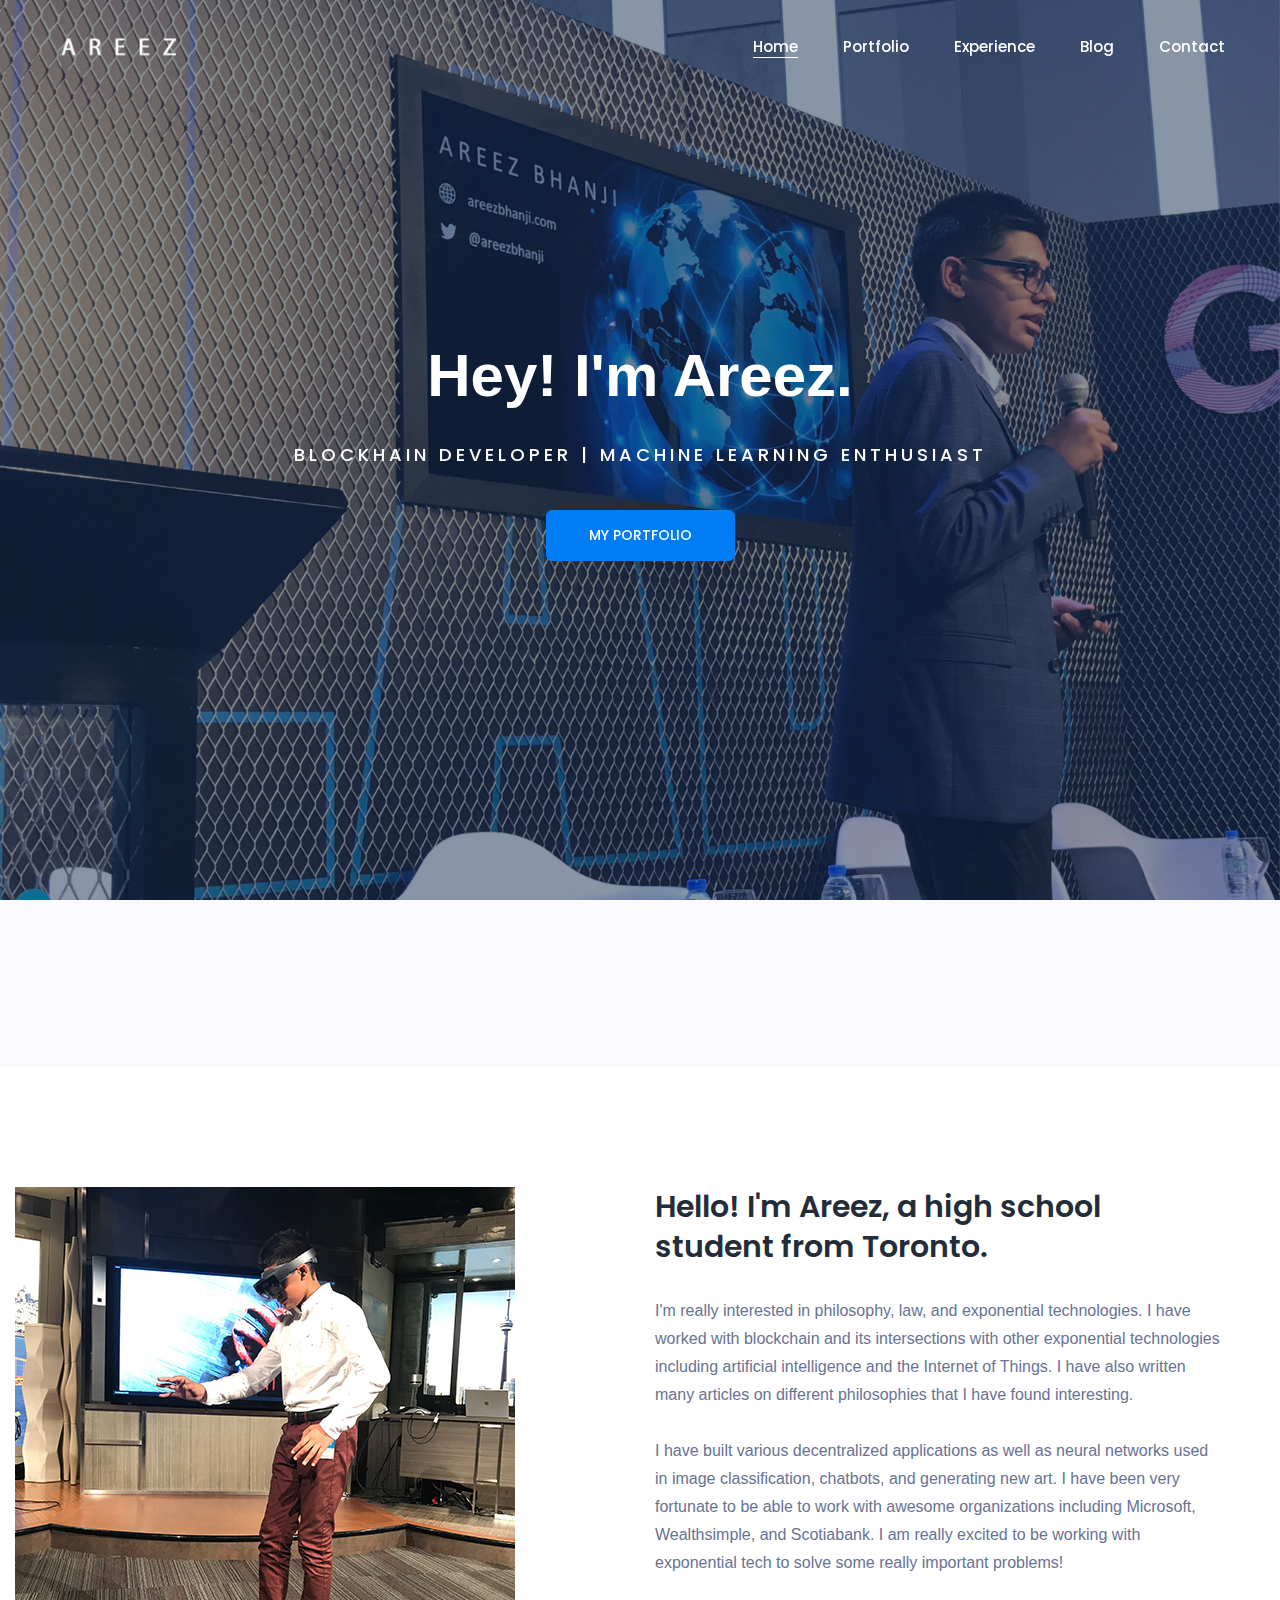
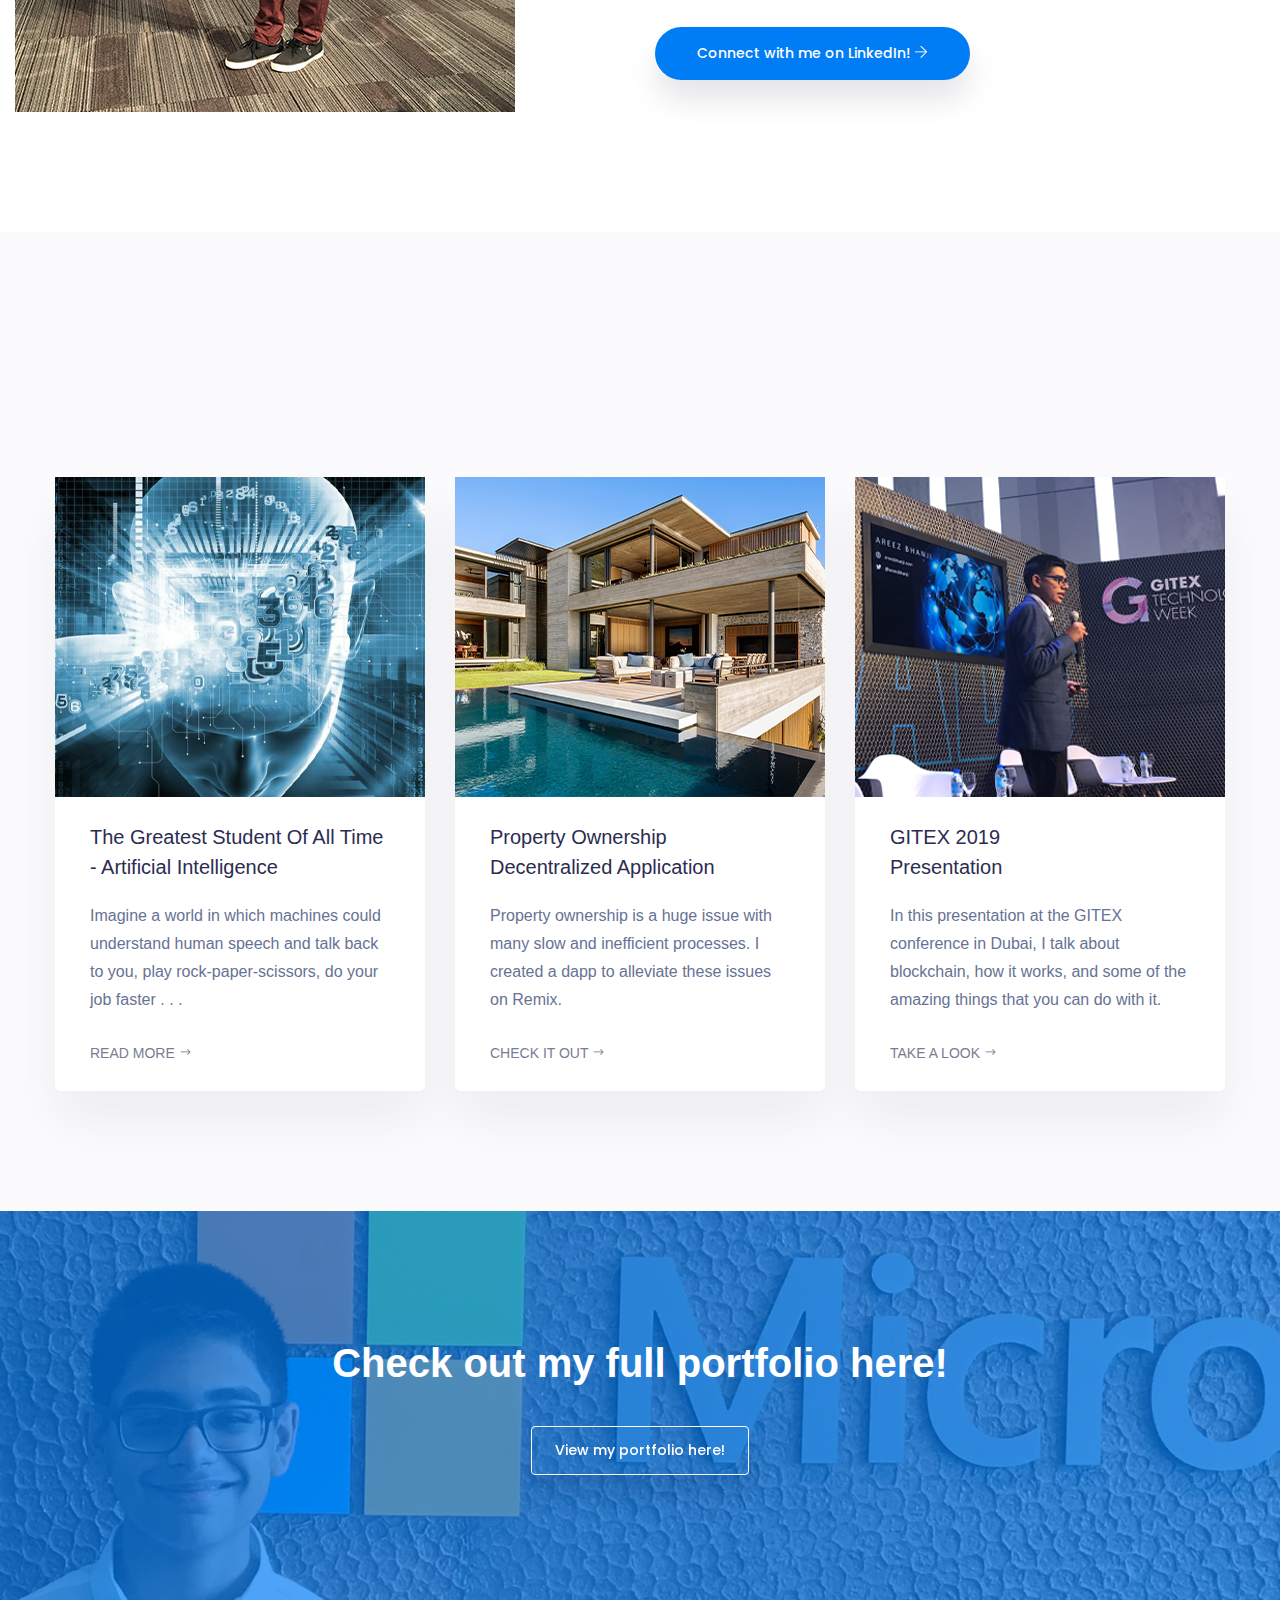
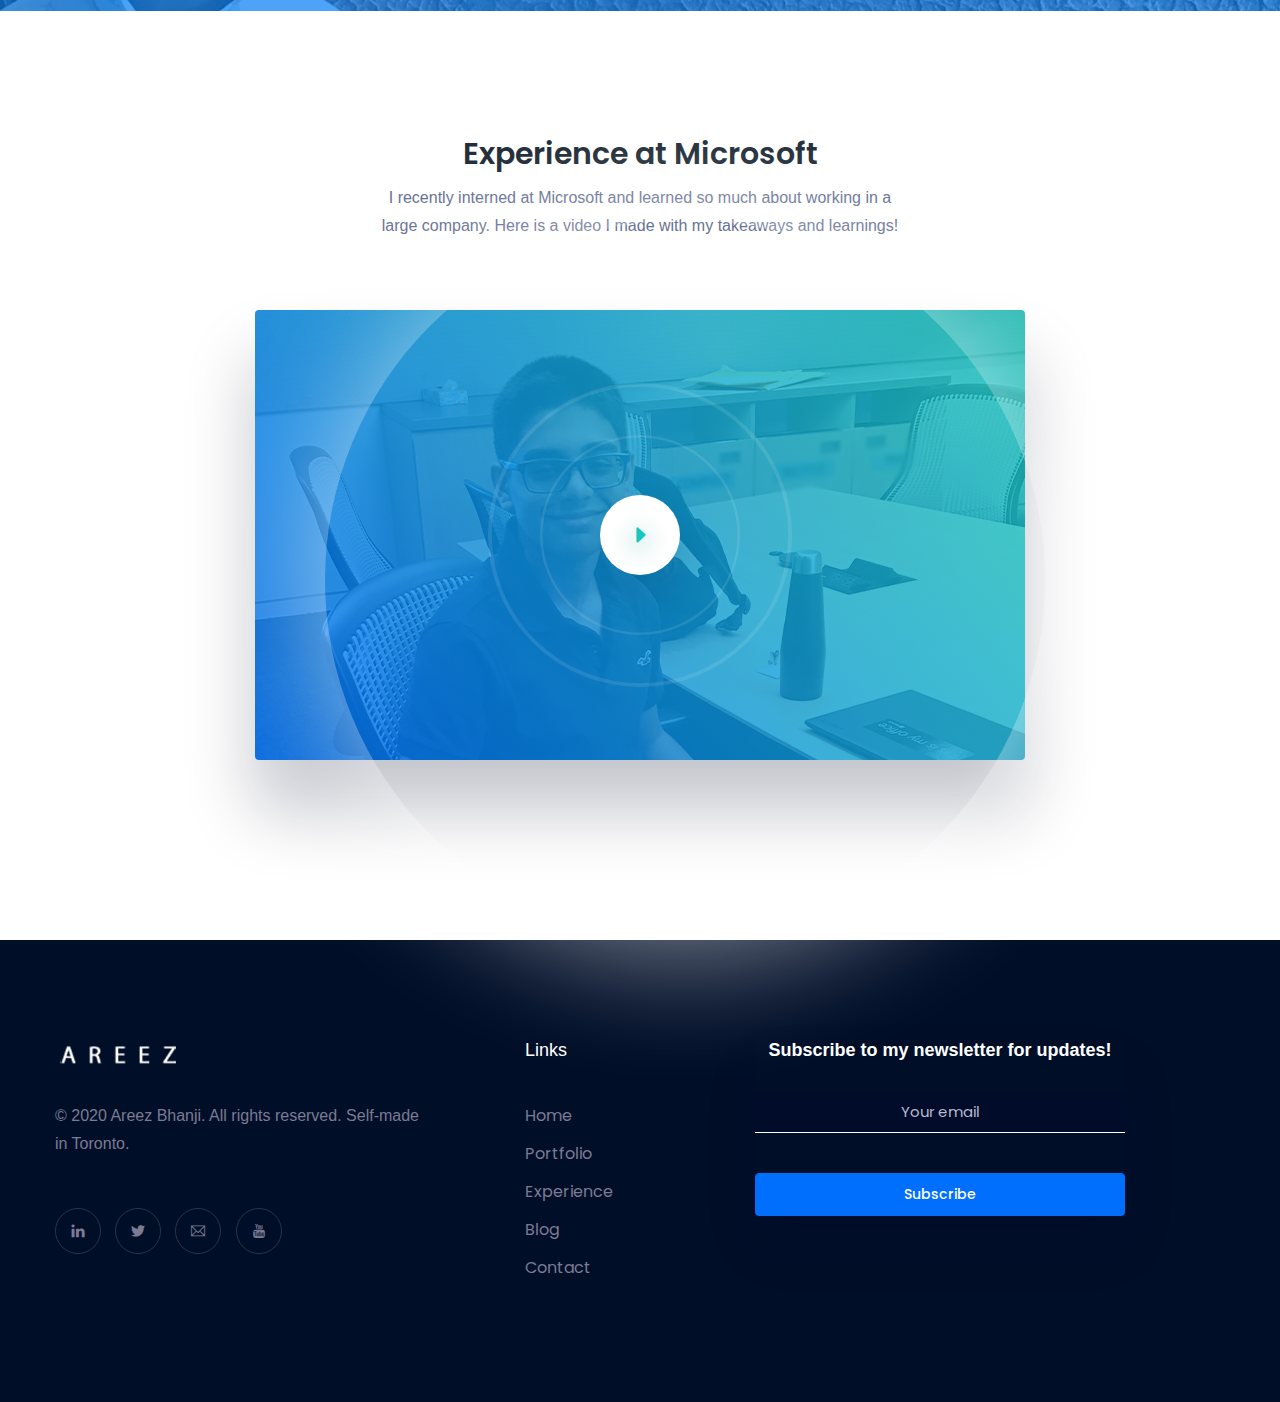
<file: index.html>
<!doctype html>
<html lang="en">

<head>
    <!-- Required meta tags -->
    <meta charset="utf-8">
    <meta name="viewport" content="width=device-width, initial-scale=1, shrink-to-fit=no">
    <link rel="shortcut icon" href="img/favicon.png" type="image/x-icon">
    <title>Areez Bhanji</title>
    <!-- Bootstrap CSS -->
    <link rel="stylesheet" href="css/bootstrap.min.css">
    <link rel="stylesheet" href="vendors/bootstrap-selector/css/bootstrap-select.min.css">
    <!--icon font css-->
    <link rel="stylesheet" href="vendors/themify-icon/themify-icons.css">
    <link rel="stylesheet" href="vendors/flaticon/flaticon.css">
    <link rel="stylesheet" href="vendors/animation/animate.css">
    <link rel="stylesheet" href="vendors/owl-carousel/assets/owl.carousel.min.css">
    <link rel="stylesheet" href="vendors/magnify-pop/magnific-popup.css">
    <link rel="stylesheet" href="vendors/nice-select/nice-select.css">
    <link rel="stylesheet" href="vendors/font-awesome/css/all.css">
    <link rel="stylesheet" href="vendors/elagent/style.css">
    <link rel="stylesheet" href="vendors/scroll/jquery.mCustomScrollbar.min.css">
    <link rel="stylesheet" href="css/style.css">
    <link rel="stylesheet" href="css/responsive.css">
</head>

<body>
    <div id="preloader">
        <div id="ctn-preloader" class="ctn-preloader">
            <div class="animation-preloader">
                <div class="spinner"></div>
                <div class="txt-loading">
                    <span data-text-preloader="A" class="letters-loading">
                        A
                    </span>
                    <span data-text-preloader="R" class="letters-loading">
                        R
                    </span>
                    <span data-text-preloader="E" class="letters-loading">
                        E
                    </span>
                    <span data-text-preloader="E" class="letters-loading">
                        E
                    </span>
                    <span data-text-preloader="Z" class="letters-loading">
                        Z
                    </span>
                </div>
            </div>
            <div class="loader">
                <div class="row">
                    <div class="col-3 loader-section section-left">
                        <div class="bg"></div>
                    </div>
                    <div class="col-3 loader-section section-left">
                        <div class="bg"></div>
                    </div>
                    <div class="col-3 loader-section section-right">
                        <div class="bg"></div>
                    </div>
                    <div class="col-3 loader-section section-right">
                        <div class="bg"></div>
                    </div>
                </div>
            </div>
        </div>
    </div>
    <div class="body_wrapper">
        <header class="header_area">
            <nav class="navbar navbar-expand-lg menu_one menu_four">
                <div class="container">
                    <a class="navbar-brand sticky_logo" href="#"><img src="img/logo2.png" srcset="img/logo2x-2.png 2x" alt="logo"><img src="img/logo.png" srcset="img/logo2x.png 2x" alt="logo"></a>
                    <button class="navbar-toggler collapsed" type="button" data-toggle="collapse" data-target="#navbarSupportedContent" aria-controls="navbarSupportedContent" aria-expanded="false" aria-label="Toggle navigation">
                        <span class="menu_toggle">
                            <span class="hamburger">
                                <span></span>
                                <span></span>
                                <span></span>
                            </span>
                            <span class="hamburger-cross">
                                <span></span>
                                <span></span>
                            </span>
                        </span>
                    </button>

                    <div class="collapse navbar-collapse justify-content-end" id="navbarSupportedContent">
                        <ul class="navbar-nav menu w_menu">
                            <li class="nav-item active"><a class="nav-link" href="index.html" role="button" aria-haspopup="true" aria-expanded="false">Home</a></li>
                            <li class="nav-item"><a title="Portfolio" class="nav-link" role="button" aria-haspopup="true" aria-expanded="false" href="portfolio.html">Portfolio</a></li>
                            <li class="nav-item"><a title="Experience" class="nav-link" role="button" aria-haspopup="true" aria-expanded="false" href="experience.html">Experience</a></li>
                            <li class="nav-item"><a title="Blog" class="nav-link" role="button" aria-haspopup="true" aria-expanded="false" href="blog.html">Blog</a></li>
                            <li class="nav-item"><a title="Contact" class="nav-link" role="button" aria-haspopup="true" aria-expanded="false" href="contact.html">Contact</a></li>
                        </ul>
                    </div>
                </div>
            </nav>
        </header>

        <section class="pos_banner_area">
            <div class="pos_slider owl-carousel">
                <div class="pos_banner_item" style="background: url(img/areez/pos_slideshow1.jpg);"></div>
            </div>
            <div class="container">
                <div class="pos_banner_text text-center">
                    <h2>Hey! I'm Areez.</span></h2>
                    <h6>BLOCKHAIN DEVELOPER | MACHINE LEARNING ENTHUSIAST</h6>
                    <div class="action_btn d-flex align-items-center justify-content-center wow fadeInLeft" data-wow-delay="0.6s">
                        <a href="portfolio.html" class="software_banner_btn">MY PORTFOLIO</a>
                    </div>
                </div>
            </div>
        </section>


        <section class="partner_logo_area_three">
            <div class="container">
                <div class="row partner_info">
                    <div class="logo_item wow fadeInLeft" data-wow-delay="0.2s" style="visibility: visible; animation-delay: 0.2s; animation-name: fadeInLeft;">
                        <a><img src="img/areez/logo_05.png" alt=""></a>
                    </div>
                    <div class="logo_item wow fadeInLeft" data-wow-delay="0.4s" style="visibility: visible; animation-delay: 0.4s; animation-name: fadeInLeft;">
                        <a><img src="img/areez/logo_02.png" alt=""></a>
                    </div>
                    <div class="logo_item wow fadeInLeft" data-wow-delay="0.6s" style="visibility: visible; animation-delay: 0.6s; animation-name: fadeInLeft;">
                        <a><img src="img/areez/logo_04.png" alt=""></a>
                    </div>
                    <div class="logo_item wow fadeInLeft" data-wow-delay="0.8s" style="visibility: visible; animation-delay: 0.8s; animation-name: fadeInLeft;">
                        <a><img src="img/areez/logo_03.png" alt=""></a>
                    </div>
                    <div class="logo_item wow fadeInLeft" data-wow-delay="0.9s" style="visibility: visible; animation-delay: 0.9s; animation-name: fadeInLeft;">
                        <a><img src="img/areez/logo_01.png" alt=""></a>
                    </div>
                </div>
            </div>
        </section>


        <section class="service_details_area sec_pad">
            <div class="container">
                <div class="row">
                    <div class="col-lg-6">
                        <div class="service_details_img">
                            <img src="img/areez/service_details.jpg" alt="">
                        </div>
                    </div>
                    <div class="col-lg-6">
                        <div class="service_details">
                            <h2 class="f_p f_600 f_size_30 t_color3 l_height40 mb-30">Hello! I'm Areez, a high school student from Toronto.</h2>
                            <p class="f_400 mb_50">I'm really interested in philosophy, law, and exponential technologies. I have worked with blockchain and its intersections with other exponential technologies including artificial intelligence and the Internet of Things. I have also written many articles on different philosophies that I have found interesting.<br><br>I have built various decentralized applications as well as neural networks used in image classification, chatbots, and generating new art. I have been very fortunate to be able to work with awesome organizations including Microsoft, Wealthsimple, and Scotiabank. I am really excited to be working with exponential tech to solve some really important problems!</p>
                            <a href="https://www.linkedin.com/in/areez-bhanji/" class="software_banner_btn c_violet">Connect with me on LinkedIn! <i class="ti-arrow-right"></i></a>
                        </div>
                    </div>
                </div>
            </div>
        </section>


        <section class="h_blog_area bg_color sec_pad">
            <div class="container">
                <div class="hosting_title text-center">
                    <h2 class="wow fadeInUp" data-wow-delay="0.3s">Check out some of my projects!</h2>
                </div>
                <div class="row">
                    <div class="col-lg-4 col-md-6">
                        <div class="h_blog_item pos_blog_item">
                            <a href="https://www.linkedin.com/pulse/greatest-student-all-time-artificial-intelligence-areez-bhanji/"><img src="img/pos/pos_blog_1.png" alt="">
                            <div class="h_blog_content">
                                <a href="https://www.linkedin.com/pulse/greatest-student-all-time-artificial-intelligence-areez-bhanji/"><h3 class="mb_20">The Greatest Student Of All Time - Artificial Intelligence</h3></a>
                                <p>Imagine a world in which machines could understand human speech and talk back to you, play rock-paper-scissors, do your job faster . . .</p>
                                <div class="post-info-bottom">
                                    <a href="https://www.linkedin.com/pulse/greatest-student-all-time-artificial-intelligence-areez-bhanji/" class="learn_btn_two">Read More <i class="arrow_right"></i></a>
                                </div>
                            </div>
                        </div>
                    </div>
                    <div class="col-lg-4 col-md-6">
                        <div class="h_blog_item pos_blog_item">
                            <a href="podapp.html"><img src="img/pos/pos_blog_2.png" alt="">
                            <div class="h_blog_content">
                                <a href="podapp.html"><h3 class="mb_20">Property Ownership Decentralized Application</h3></a>
                                <p>Property ownership is a huge issue with many slow and inefficient processes. I created a dapp to alleviate these issues on Remix.</p>
                                <div class="post-info-bottom">
                                    <a href="podapp.html" class="learn_btn_two">Check It Out <i class="arrow_right"></i></a>
                                </div>
                            </div>
                        </div>
                    </div>
                    <div class="col-lg-4 col-md-6">
                        <div class="h_blog_item pos_blog_item">
                            <a href="https://youtu.be/VpPaTJ1LdCk"><img src="img/pos/pos_blog_3.png" alt="">
                            <div class="h_blog_content">
                                <a href="https://youtu.be/VpPaTJ1LdCk"><h3 class="mb_20">GITEX 2019 <br>Presentation</h3></a>
                                <p>In this presentation at the GITEX conference in Dubai, I talk about blockchain, how it works, and some of the amazing things that you can do with it.</p>
                                <div class="post-info-bottom">
                                    <a href="https://youtu.be/VpPaTJ1LdCk" class="learn_btn_two">Take A Look <i class="arrow_right"></i></a>
                                </div>
                            </div>
                        </div>
                    </div>
                </div>
            </div>
        </section>

        <section class="typography_promo_area text-center">
            <div class="bg_overlay" style="background: url(./img/05_typography_style_01.png) no-repeat scroll center top;"></div>
            <div class="container">
                <h2>Check out my full portfolio here!</h2>
                <a href="portfolio.html" class="btn_get btn_hover">View my portfolio here!</a>
            </div>
        </section>


        <section class="video_area sec_pad2">

            <div class="container">
                <div class="sec_title text-center mb_70">
                    <h2 class="f_p f_size_30 l_height45 f_600 t_color3">Experience at Microsoft</h2>
                    <p class="f_400 f_size_16 mb-0">I recently interned at Microsoft and learned so much about working in a<br>large company. Here is a video I made with my takeaways and learnings!</p>
                </div>
                <div class="video_content">
                    <div class="video_info">
                        <div class="ovarlay_color"></div>
                        <a class="popup-youtube video_icon" href="https://youtu.be/1zRAC4eItdw"><i class="arrow_triangle-right"></i></a>

                    </div>
                </div>
            </div>
        </section>


        <footer class="footer_area h_footer_dark h_footer_dark_two">
            <div class="container">
                <div class="row">
                    <div class="col-lg-4 col-md-6">
                        <div class="f_widget dark_widget company_widget">
                            <a href="index.html" class="f-logo"><img src="img/logo2.png" alt=""></a>
                            <p>© 2020 Areez Bhanji. All rights reserved. Self-made in Toronto.</p>
                            <div class="f_social_icon">
                                <a href="https://www.linkedin.com/in/areez-bhanji/" class="ti-linkedin"></a>
                                <a href="https://twitter.com/areez_bhanji" class="ti-twitter-alt"></a>
                                <a href="mailto:areezbhanji@gmail.com" class="ti-email"></a>
                                <a href="https://www.youtube.com/channel/UCDBmRhKKYs-s5QnUMrHq3yg" class="ti-youtube"></a>
                            </div>
                        </div>
                    </div>
                    <div class="col-lg-3 col-md-6">
                        <div class="f_widget dark_widget about-widget pl_70">
                            <h3 class="f-title f_500 t_color f_size_18 mb_40">Links</h3>
                            <ul class="list-unstyled f_list">
                                <li><a href="index.html">Home</a></li>
                                <li><a href="portfolio.html">Portfolio</a></li>
                                <li><a href="experience.html">Experience</a></li>
                                <li><a href="blog.html">Blog</a></li>
                                <li><a href="contact.html">Contact</a></li>
                            </ul>
                        </div>
                    </div>
                    <div class="col-lg-4 col-md-3">
                        <div class="subscribe_form_info s_form_info_two text-center">
                            <h2 class="f_600 f_size_18 w_color mb-30">Subscribe to my newsletter for updates!</h2>
                            <form action="#" class="subscribe-form">
                                <input type="text" class="form-control" placeholder="Your email">
                                <button type="submit" class="btn_hover btn_four mt_40">Subscribe</button>
                            </form>
                        </div>
                    </div>
                </div>
            </div>
        </footer>
    </div>

    <!-- Optional JavaScript -->
    <!-- jQuery first, then Popper.js, then Bootstrap JS -->
    <script src="js/jquery-3.2.1.min.js"></script>
    <script src="js/propper.js"></script>
    <script src="js/bootstrap.min.js"></script>
    <script src="vendors/wow/wow.min.js"></script>
    <script src="vendors/sckroller/jquery.parallax-scroll.js"></script>
    <script src="vendors/owl-carousel/owl.carousel.min.js"></script>
    <script src="vendors/imagesloaded/imagesloaded.pkgd.min.js"></script>
    <script src="vendors/isotope/isotope-min.js"></script>
    <script src="vendors/magnify-pop/jquery.magnific-popup.min.js"></script>
    <script src="vendors/bootstrap-selector/js/bootstrap-select.min.js"></script>
    <script src="vendors/nice-select/jquery.nice-select.min.js"></script>
    <script src="vendors/scroll/jquery.mCustomScrollbar.concat.min.js"></script>
    <script src="js/plugins.js"></script>
    <script src="js/main.js"></script>
</body>

</html>
</file>
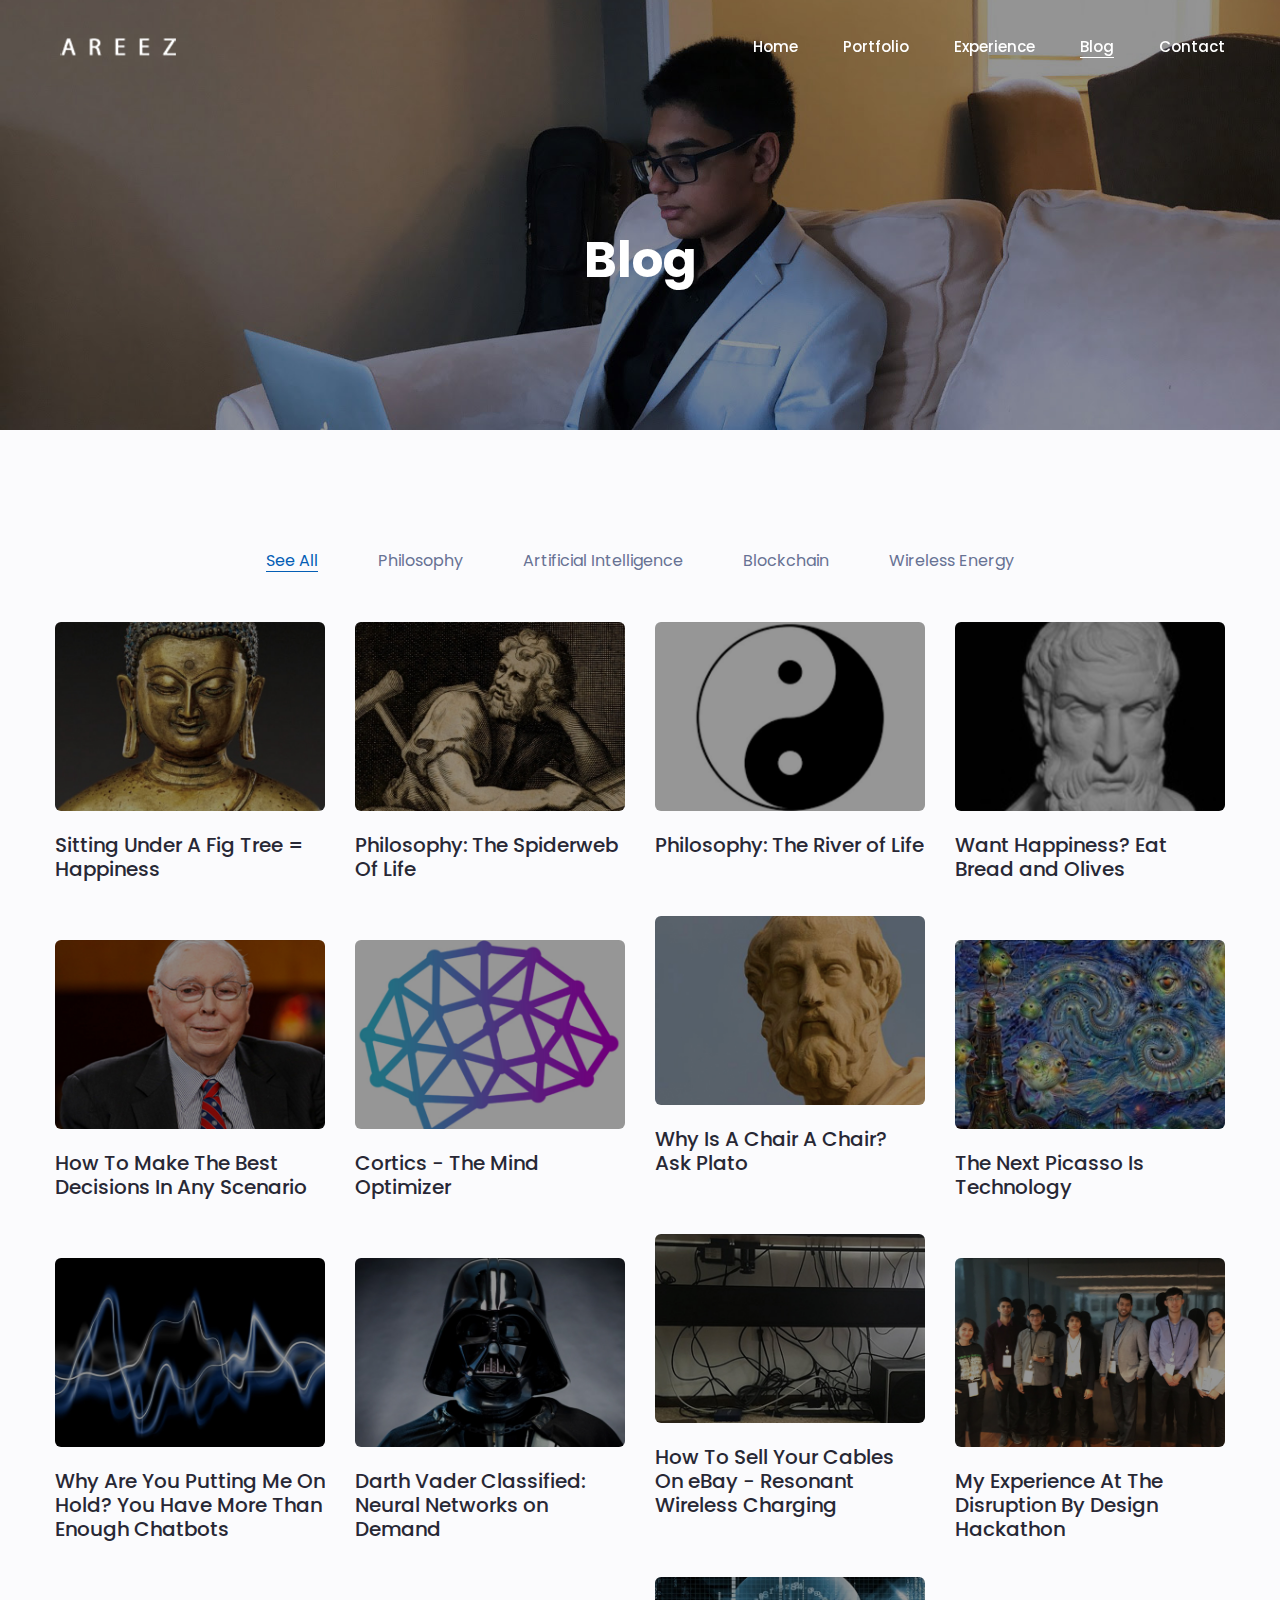
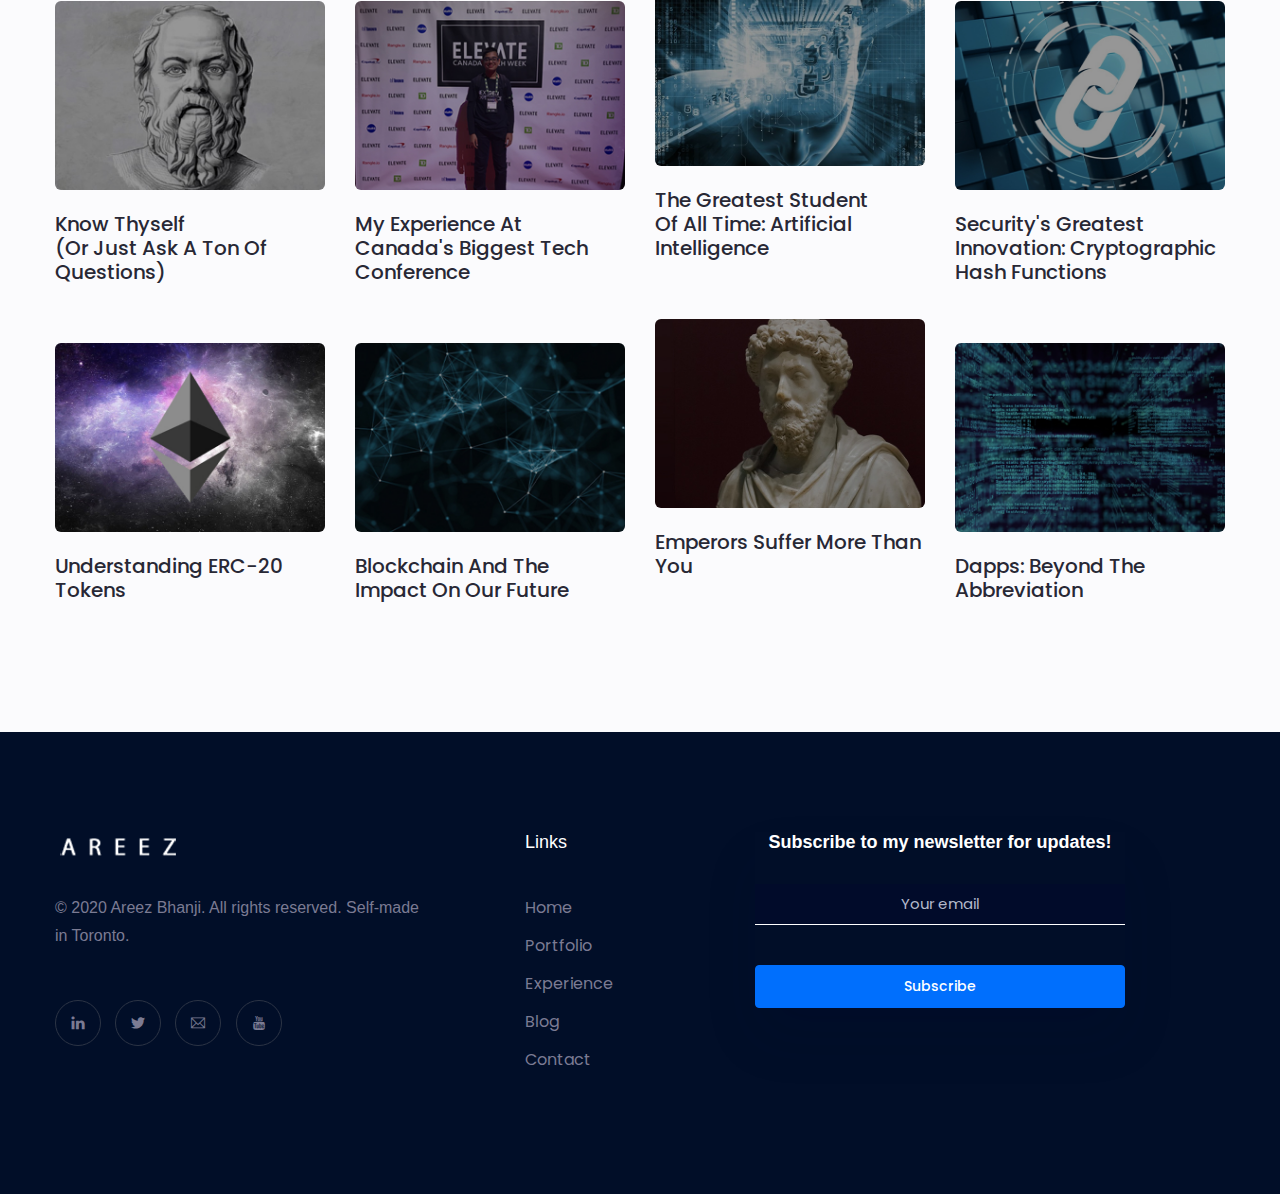
<file: blog.html>
<!doctype html>
<html lang="en">

<head>
    <!-- Required meta tags -->
    <meta charset="utf-8">
    <meta name="viewport" content="width=device-width, initial-scale=1, shrink-to-fit=no">
    <link rel="shortcut icon" href="img/favicon.png" type="image/x-icon">
    <title>Blog</title>
    <!-- Bootstrap CSS -->
    <link rel="stylesheet" href="css/bootstrap.min.css">
    <!--icon font css-->
    <link rel="stylesheet" href="vendors/themify-icon/themify-icons.css">
    <link rel="stylesheet" href="vendors/elagent/style.css">
    <link rel="stylesheet" href="vendors/flaticon/flaticon.css">
    <link rel="stylesheet" href="vendors/animation/animate.css">
    <link rel="stylesheet" href="vendors/owl-carousel/assets/owl.carousel.min.css">
    <link rel="stylesheet" href="vendors/magnify-pop/magnific-popup.css">
    <link rel="stylesheet" href="vendors/scroll/jquery.mCustomScrollbar.min.css">
    <link rel="stylesheet" href="css/style.css">
    <link rel="stylesheet" href="css/responsive.css">
</head>

<body>
    <div id="preloader">
        <div id="ctn-preloader" class="ctn-preloader">
            <div class="animation-preloader">
                <div class="spinner"></div>
                <div class="txt-loading">
                    <span data-text-preloader="A" class="letters-loading">
                        A
                    </span>
                    <span data-text-preloader="R" class="letters-loading">
                        R
                    </span>
                    <span data-text-preloader="E" class="letters-loading">
                        E
                    </span>
                    <span data-text-preloader="E" class="letters-loading">
                        E
                    </span>
                    <span data-text-preloader="Z" class="letters-loading">
                        Z

                </div>
                <p class="text-center">Loading</p>
            </div>
            <div class="loader">
                <div class="row">
                    <div class="col-3 loader-section section-left">
                        <div class="bg"></div>
                    </div>
                    <div class="col-3 loader-section section-left">
                        <div class="bg"></div>
                    </div>
                    <div class="col-3 loader-section section-right">
                        <div class="bg"></div>
                    </div>
                    <div class="col-3 loader-section section-right">
                        <div class="bg"></div>
                    </div>
                </div>
            </div>
        </div>
    </div>
    <div class="body_wrapper">
        <header class="header_area">
            <nav class="navbar navbar-expand-lg menu_one menu_four">
                <div class="container">
                    <a class="navbar-brand sticky_logo" href="index.html"><img src="img/logo2.png" srcset="img/logo2x-2.png 2x" alt="logo"><img src="img/logo.png" srcset="img/logo2x.png 2x" alt="logo"></a>
                    <button class="navbar-toggler collapsed" type="button" data-toggle="collapse" data-target="#navbarSupportedContent" aria-controls="navbarSupportedContent" aria-expanded="false" aria-label="Toggle navigation">
                        <span class="menu_toggle">
                            <span class="hamburger">
                                <span></span>
                                <span></span>
                                <span></span>
                            </span>
                            <span class="hamburger-cross">
                                <span></span>
                                <span></span>
                            </span>
                        </span>
                    </button>

                    <div class="collapse navbar-collapse justify-content-end" id="navbarSupportedContent">
                        <ul class="navbar-nav menu w_menu">
                            <li class="nav-item"><a class="nav-link" href="index.html" role="button" aria-haspopup="true" aria-expanded="false">Home</a></li>
                            <li class="nav-item"><a title="Portfolio" class="nav-link" role="button" aria-haspopup="true" aria-expanded="false" href="portfolio.html">Portfolio</a></li>
                            <li class="nav-item"><a title="Experience" class="nav-link" role="button" aria-haspopup="true" aria-expanded="false" href="experience.html">Experience</a></li>
                            <li class="nav-item active"><a title="Blog" class="nav-link" role="button" aria-haspopup="true" aria-expanded="false" href="blog.html">Blog</a></li>
                            <li class="nav-item"><a title="Contact" class="nav-link" role="button" aria-haspopup="true" aria-expanded="false" href="contact.html">Contact</a></li>
                        </ul>
                    </div>
                </div>
            </nav>
        </header>

        <section class="breadcrumb_area" style="background-image: url('img/areez/nyanyanya.jpg'); background-position:  center center; background-repeat: no-repeat; background-size: cover;">
            
            <div class="container">
                <div class="breadcrumb_content text-center">
                    <h1 class="f_p f_700 f_size_50 w_color l_height50 mb_20">Blog</h1>

                </div>
            </div>
        </section>
        <section class="portfolio_area sec_pad bg_color">
            <div class="container">
                <div id="portfolio_filter" class="portfolio_filter mb_50">
                    <div data-filter="*" class="work_portfolio_item active">See All</div>
                    <div data-filter=".phi" class="work_portfolio_item">Philosophy</div>
                    <div data-filter=".ai" class="work_portfolio_item">Artificial Intelligence</div>
                    <div data-filter=".bl" class="work_portfolio_item">Blockchain</div>
                    <div data-filter=".wir" class="work_portfolio_item">Wireless Energy</div>
                </div>
                <div class="row portfolio_gallery mb-50" id="work-portfolio">

                    <div class="col-lg-3 col-sm-6 portfolio_item phi mb_50">
                        <div class="portfolio_img">
                            <a href="img/areez/portfolio/40.jpg" class="img_popup"><img class="img_rounded" src="img/areez/portfolio/40.jpg" alt=""></a>
                            <div class="portfolio-description">
                                <a href="https://medium.com/@areezbhanji/sitting-under-a-fig-tree-happiness-6c64b600b534" class="portfolio-title">
                                    <h3 class="f_500 f_size_20 f_p mt_30">Sitting Under A Fig Tree = Happiness</h3>
                                </a>

                            </div>
                        </div>
                    </div>
                    <div class="col-lg-3 col-sm-6 portfolio_item phi mb_50">
                        <div class="portfolio_img">
                            <a href="img/areez/portfolio/41.jpg" class="img_popup"><img class="img_rounded" src="img/areez/portfolio/41.jpg" alt=""></a>
                            <div class="portfolio-description">
                                <a href="https://medium.com/@areezbhanji/the-spiderweb-of-life-e1e901869299" class="portfolio-title">
                                    <h3 class="f_500 f_size_20 f_p mt_30">Philosophy: The Spiderweb Of Life</h3>
                                </a>

                            </div>
                        </div>
                    </div>
                    <div class="col-lg-3 col-sm-6 portfolio_item phi mb_50">
                        <div class="portfolio_img">
                            <a href="img/areez/portfolio/43.jpg" class="img_popup"><img class="img_rounded" src="img/areez/portfolio/43.jpg" alt=""></a>
                            <div class="portfolio-description">
                                <a href="https://medium.com/@areezbhanji/the-river-of-life-4d283f584fa3" class="portfolio-title">
                                    <h3 class="f_500 f_size_20 f_p mt_30">Philosophy: The River of Life</h3>
                                </a>

                            </div>
                        </div>
                    </div>



                    <div class="col-lg-3 col-sm-6 portfolio_item phi mb_50">
                        <div class="portfolio_img">
                            <a href="img/areez/portfolio/44.jpg" class="img_popup"><img class="img_rounded" src="img/areez/portfolio/44.jpg" alt=""></a>
                            <div class="portfolio-description">
                                <a href="https://medium.com/@areezbhanji/want-happiness-eat-bread-and-olives-2dfcca06860b" class="portfolio-title">
                                    <h3 class="f_500 f_size_20 f_p mt_30">Want Happiness? Eat Bread and Olives</h3>
                                </a>

                            </div>
                        </div>
                    </div>
                    <div class="col-lg-3 col-sm-6 portfolio_item phi mb_50">
                        <div class="portfolio_img">
                            <a href="img/areez/portfolio/42.jpg" class="img_popup"><img class="img_rounded" src="img/areez/portfolio/42.jpg" alt=""></a>
                            <div class="portfolio-description">
                                <a href="https://medium.com/@areezbhanji/why-is-a-chair-a-chair-ask-plato-9f1a050d61d8" class="portfolio-title">
                                    <h3 class="f_500 f_size_20 f_p mt_30">Why Is A Chair A Chair? Ask Plato</h3>
                                </a>

                            </div>
                        </div>
                    </div>

                    <div class="col-lg-3 col-sm-6 portfolio_item phi mb_50">
                        <div class="portfolio_img">
                            <a href="img/areez/portfolio/56.jpg" class="img_popup"><img class="img_rounded" src="img/areez/portfolio/56.jpg" alt=""></a>
                            <div class="portfolio-description">
                                <a href="https://medium.com/@areezbhanji/how-to-make-the-best-decisions-in-any-scenario-4eba0098219b" class="portfolio-title">
                                    <h3 class="f_500 f_size_20 f_p mt_30">How To Make The Best Decisions In Any Scenario</h3>
                                </a>

                            </div>
                        </div>
                    </div>
                    <div class="col-lg-3 col-sm-6 portfolio_item * mb_50">
                        <div class="portfolio_img">
                            <a href="img/areez/portfolio/59.jpg" class="img_popup"><img class="img_rounded" src="img/areez/portfolio/59.jpg" alt=""></a>
                            <div class="portfolio-description">
                                <a href="https://medium.com/@areezbhanji/cortics-the-mind-optimizer-4baeee71b5cc" class="portfolio-title">
                                    <h3 class="f_500 f_size_20 f_p mt_30">Cortics - The Mind Optimizer</h3>
                                </a>

                            </div>
                        </div>
                    </div>

                    <div class="col-lg-3 col-sm-6 portfolio_item ai mb_50">
                        <div class="portfolio_img">
                            <a href="img/areez/portfolio/48.jpg" class="img_popup"><img class="img_rounded" src="img/areez/portfolio/48.jpg" alt=""></a>
                            <div class="portfolio-description">
                                <a href="https://medium.com/@areezbhanji/the-next-picasso-is-technology-fc8eb210e84a" class="portfolio-title">
                                    <h3 class="f_500 f_size_20 f_p mt_30">The Next Picasso Is Technology</h3>
                                </a>

                            </div>
                        </div>
                    </div>
                    <div class="col-lg-3 col-sm-6 portfolio_item wir mb_50">
                        <div class="portfolio_img">
                            <a href="img/areez/portfolio/46.jpg" class="img_popup"><img class="img_rounded" src="img/areez/portfolio/46.jpg" alt=""></a>
                            <div class="portfolio-description">
                                <a href="https://medium.com/@areezbhanji/how-to-sell-your-cables-on-ebay-understanding-resonant-wireless-charging-ea6f20b2ba61" class="portfolio-title">
                                    <h3 class="f_500 f_size_20 f_p mt_30">How To Sell Your Cables On eBay - Resonant Wireless Charging</h3>
                                </a>

                            </div>
                        </div>
                    </div>
                    <div class="col-lg-3 col-sm-6 portfolio_item ai mb_50">
                        <div class="portfolio_img">
                            <a href="img/areez/portfolio/52.jpg" class="img_popup"><img class="img_rounded" src="img/areez/portfolio/52.jpg" alt=""></a>
                            <div class="portfolio-description">
                                <a href="https://chatbotslife.com/why-are-you-putting-me-on-hold-you-have-more-than-enough-chatbots-7bf95db45a41" class="portfolio-title">
                                    <h3 class="f_500 f_size_20 f_p mt_30">Why Are You Putting Me On Hold? You Have More Than Enough Chatbots</h3>
                                </a>

                            </div>
                        </div>
                    </div>
                    <div class="col-lg-3 col-sm-6 portfolio_item ai mb_50">
                        <div class="portfolio_img">
                            <a href="img/areez/portfolio/50.jpg" class="img_popup"><img class="img_rounded" src="img/areez/portfolio/50.jpg" alt=""></a>
                            <div class="portfolio-description">
                                <a href="https://www.linkedin.com/pulse/darth-vader-classified-creating-neural-networks-demand-areez-bhanji/" class="portfolio-title">
                                    <h3 class="f_500 f_size_20 f_p mt_30">Darth Vader Classified: Neural Networks on Demand</h3>
                                </a>

                            </div>
                        </div>
                    </div>
                    <div class="col-lg-3 col-sm-6 portfolio_item * mb_50">
                        <div class="portfolio_img">
                            <a href="img/areez/portfolio/53.jpg" class="img_popup"><img class="img_rounded" src="img/areez/portfolio/53.jpg" alt=""></a>
                            <div class="portfolio-description">
                                <a href="https://www.linkedin.com/pulse/my-experience-deloittes-disruption-design-hackathon-areez-bhanji/" class="portfolio-title">
                                    <h3 class="f_500 f_size_20 f_p mt_30">My Experience At The Disruption By Design Hackathon</h3>
                                </a>

                            </div>
                        </div>
                    </div>
                    <div class="col-lg-3 col-sm-6 portfolio_item ai mb_50">
                        <div class="portfolio_img">
                            <a href="img/areez/portfolio/47.jpg" class="img_popup"><img class="img_rounded" src="img/areez/portfolio/47.jpg" alt=""></a>
                            <div class="portfolio-description">
                                <a href="https://medium.com/datadriveninvestor/the-greatest-student-of-all-time-artificial-intelligence-b77be80dc9a7" class="portfolio-title">
                                    <h3 class="f_500 f_size_20 f_p mt_30">The Greatest Student <br>Of All Time: Artificial<br>Intelligence</h3>
                                </a>

                            </div>
                        </div>
                    </div>

                    <div class="col-lg-3 col-sm-6 portfolio_item phi mb_50">
                        <div class="portfolio_img">
                            <a href="img/areez/portfolio/54.jpg" class="img_popup"><img class="img_rounded" src="img/areez/portfolio/54.jpg" alt=""></a>
                            <div class="portfolio-description">
                                <a href="https://medium.com/@areezbhanji/know-thyself-or-just-ask-a-ton-of-questions-9e67d4e52bc2" class="portfolio-title">
                                    <h3 class="f_500 f_size_20 f_p mt_30">Know Thyself <br>(Or Just Ask A Ton Of Questions)</h3>
                                </a>

                            </div>
                        </div>
                    </div>
                    <div class="col-lg-3 col-sm-6 portfolio_item * mb_50">
                        <div class="portfolio_img">
                            <a href="img/areez/portfolio/58.jpg" class="img_popup"><img class="img_rounded" src="img/areez/portfolio/58.jpg" alt=""></a>
                            <div class="portfolio-description">
                                <a href="https://www.linkedin.com/pulse/you-can-meet-anyone-my-experience-elevate-biggest-tech-areez-bhanji/" class="portfolio-title">
                                    <h3 class="f_500 f_size_20 f_p mt_30">My Experience At Canada's Biggest Tech Conference</h3>
                                </a>

                            </div>
                        </div>
                    </div>
                    <div class="col-lg-3 col-sm-6 portfolio_item bl mb_50">
                        <div class="portfolio_img">
                            <a href="img/areez/portfolio/51.jpg" class="img_popup"><img class="img_rounded" src="img/areez/portfolio/51.jpg" alt=""></a>
                            <div class="portfolio-description">
                                <a href="https://medium.com/@areezbhanji/securitys-greatest-innovation-cryptographic-hash-functions-de84aa1f05bd" class="portfolio-title">
                                    <h3 class="f_500 f_size_20 f_p mt_30">Security's Greatest Innovation: Cryptographic Hash Functions</h3>
                                </a>

                            </div>
                        </div>
                    </div>

                    <div class="col-lg-3 col-sm-6 portfolio_item phi mb_50">
                        <div class="portfolio_img">
                            <a href="img/areez/portfolio/55.jpg" class="img_popup"><img class="img_rounded" src="img/areez/portfolio/55.jpg" alt=""></a>
                            <div class="portfolio-description">
                                <a href="https://medium.com/@areezbhanji/emperors-suffer-more-than-you-7a0101233264" class="portfolio-title">
                                    <h3 class="f_500 f_size_20 f_p mt_30">Emperors Suffer More Than You</h3>
                                </a>

                            </div>
                        </div>
                    </div>
                    <div class="col-lg-3 col-sm-6 portfolio_item bl mb_50">
                        <div class="portfolio_img">
                            <a href="img/areez/portfolio/45.jpg" class="img_popup"><img class="img_rounded" src="img/areez/portfolio/45.jpg" alt=""></a>
                            <div class="portfolio-description">
                                <a href="https://medium.com/@areezbhanji/emperors-suffer-more-than-you-7a0101233264" class="portfolio-title">
                                    <h3 class="f_500 f_size_20 f_p mt_30">Understanding ERC-20 Tokens</h3>
                                </a>

                            </div>
                        </div>
                    </div>
                    <div class="col-lg-3 col-sm-6 portfolio_item bl mb_50">
                        <div class="portfolio_img">
                            <a href="img/areez/portfolio/57.jpg" class="img_popup"><img class="img_rounded" src="img/areez/portfolio/57.jpg" alt=""></a>
                            <div class="portfolio-description">
                                <a href="https://medium.com/predict/blockchain-and-the-impact-on-our-future-4b1859759f87" class="portfolio-title">
                                    <h3 class="f_500 f_size_20 f_p mt_30">Blockchain And The Impact On Our Future</h3>
                                </a>

                            </div>
                        </div>
                    </div>
                    <div class="col-lg-3 col-sm-6 portfolio_item bl mb_50">
                        <div class="portfolio_img">
                            <a href="img/areez/portfolio/49.jpg" class="img_popup"><img class="img_rounded" src="img/areez/portfolio/49.jpg" alt=""></a>
                            <div class="portfolio-description">
                                <a href="https://medium.com/@areezbhanji/dapps-beyond-the-abbreviation-77ec3c4046d0" class="portfolio-title">
                                    <h3 class="f_500 f_size_20 f_p mt_30">Dapps: Beyond The Abbreviation</h3>
                                </a>

                            </div>
                        </div>
                    </div>

                </div>
            </div>
        </section>
        <footer class="footer_area h_footer_dark h_footer_dark_two">
            <div class="container">
                <div class="row">
                    <div class="col-lg-4 col-md-6">
                        <div class="f_widget dark_widget company_widget">
                            <a href="index.html" class="f-logo"><img src="img/logo2.png" alt=""></a>
                            <p>© 2020 Areez Bhanji. All rights reserved. Self-made in Toronto.</p>
                            <div class="f_social_icon">
                                <a href="https://www.linkedin.com/in/areez-bhanji/" class="ti-linkedin"></a>
                                <a href="https://twitter.com/areez_bhanji" class="ti-twitter-alt"></a>
                                <a href="mailto:areezbhanji@gmail.com" class="ti-email"></a>
                                <a href="https://www.youtube.com/channel/UCDBmRhKKYs-s5QnUMrHq3yg" class="ti-youtube"></a>
                            </div>
                        </div>
                    </div>
                    <div class="col-lg-3 col-md-6">
                        <div class="f_widget dark_widget about-widget pl_70">
                            <h3 class="f-title f_500 t_color f_size_18 mb_40">Links</h3>
                            <ul class="list-unstyled f_list">
                                <li><a href="index.html">Home</a></li>
                                <li><a href="portfolio.html">Portfolio</a></li>
                                <li><a href="experience.html">Experience</a></li>
                                <li><a href="blog.html">Blog</a></li>
                                <li><a href="contact.html">Contact</a></li>
                            </ul>
                        </div>
                    </div>
                    <div class="col-lg-4 col-md-3">
                        <div class="subscribe_form_info s_form_info_two text-center">
                            <h2 class="f_600 f_size_18 w_color mb-30">Subscribe to my newsletter for updates!</h2>
                            <form action="#" class="subscribe-form">
                                <input type="text" class="form-control" placeholder="Your email">
                                <button type="submit" class="btn_hover btn_four mt_40">Subscribe</button>
                            </form>
                        </div>
                    </div>
                </div>
            </div>
        </footer>
        <!-- Optional JavaScript -->
        <!-- jQuery first, then Popper.js, then Bootstrap JS -->
        <script src="js/jquery-3.2.1.min.js"></script>
        <script src="js/propper.js"></script>
        <script src="js/bootstrap.min.js"></script>
        <script src="vendors/wow/wow.min.js"></script>
        <script src="vendors/sckroller/jquery.parallax-scroll.js"></script>
        <script src="vendors/owl-carousel/owl.carousel.min.js"></script>
        <script src="vendors/imagesloaded/imagesloaded.pkgd.min.js"></script>
        <script src="vendors/isotope/isotope-min.js"></script>
        <script src="vendors/magnify-pop/jquery.magnific-popup.min.js"></script>
        <script src="vendors/scroll/jquery.mCustomScrollbar.concat.min.js"></script>
        <script src="js/plugins.js"></script>
        <script src="js/main.js"></script>
</body>

</html>
</file>
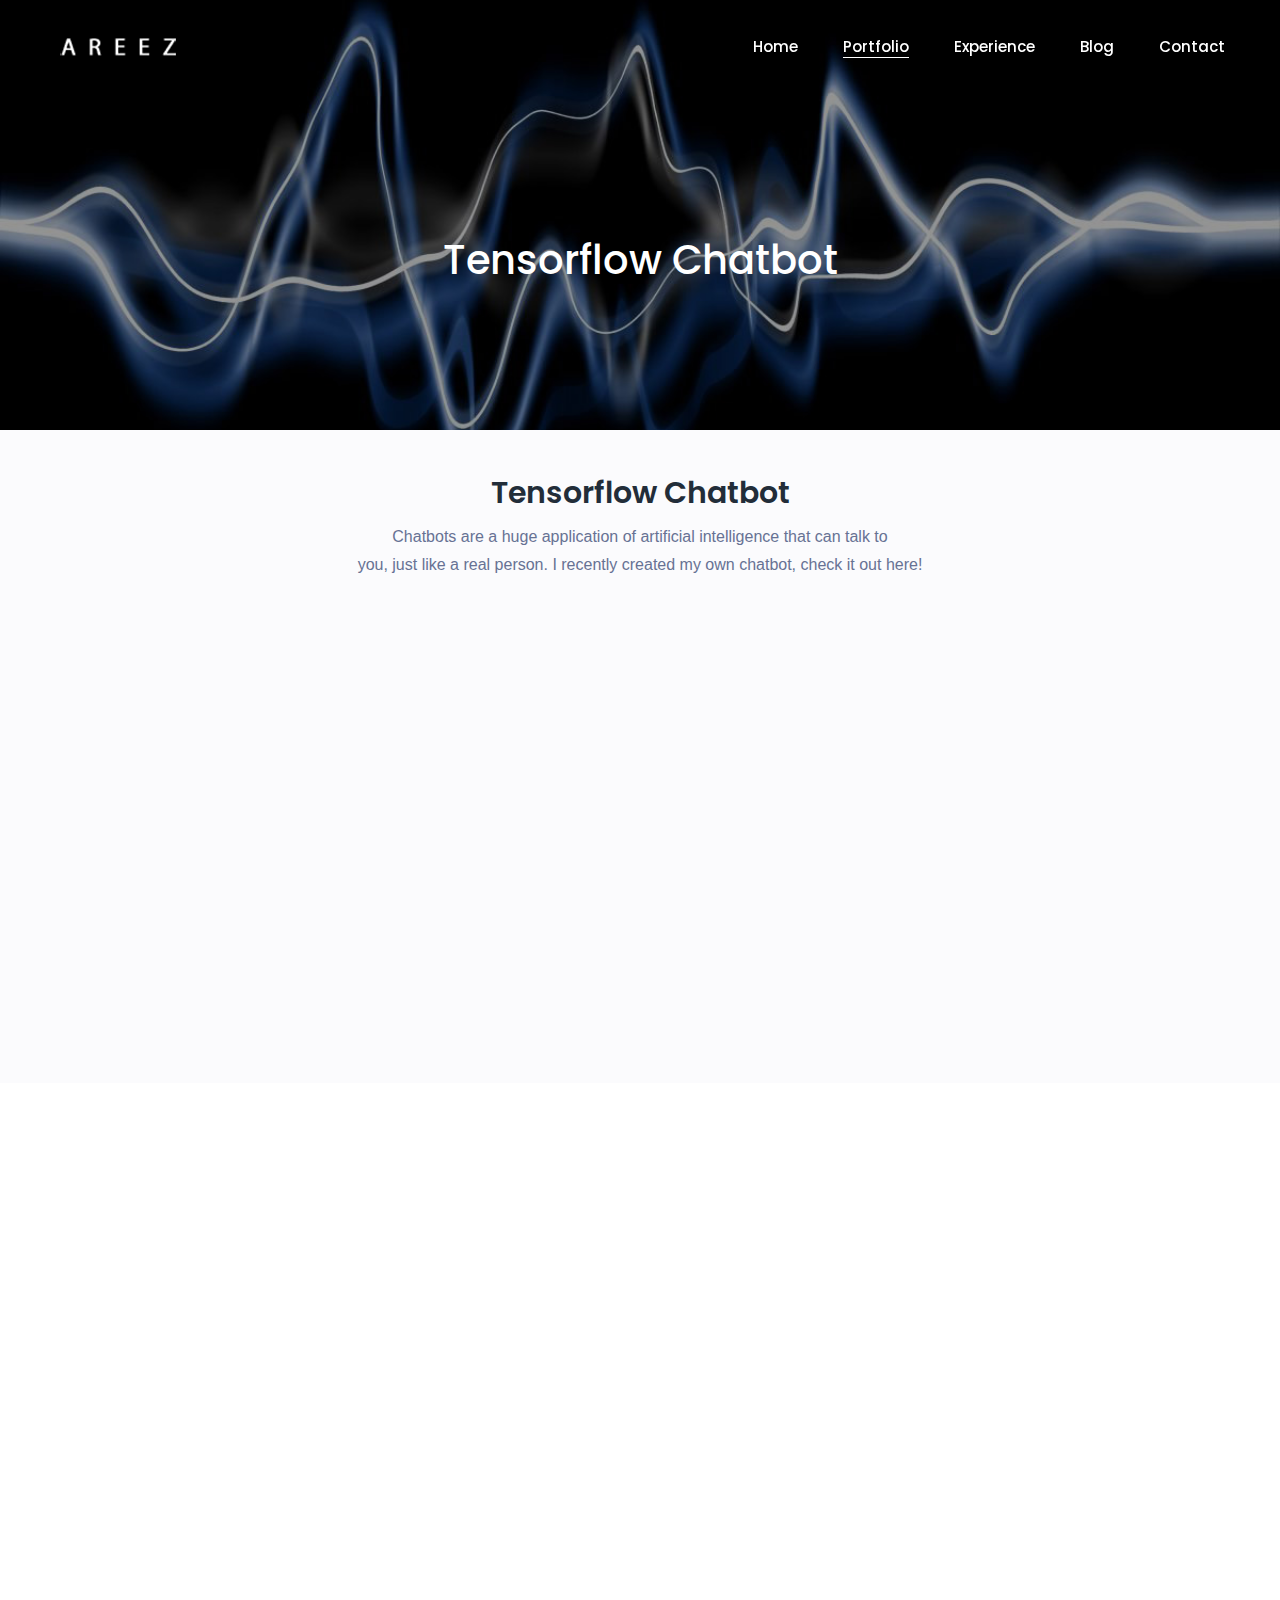
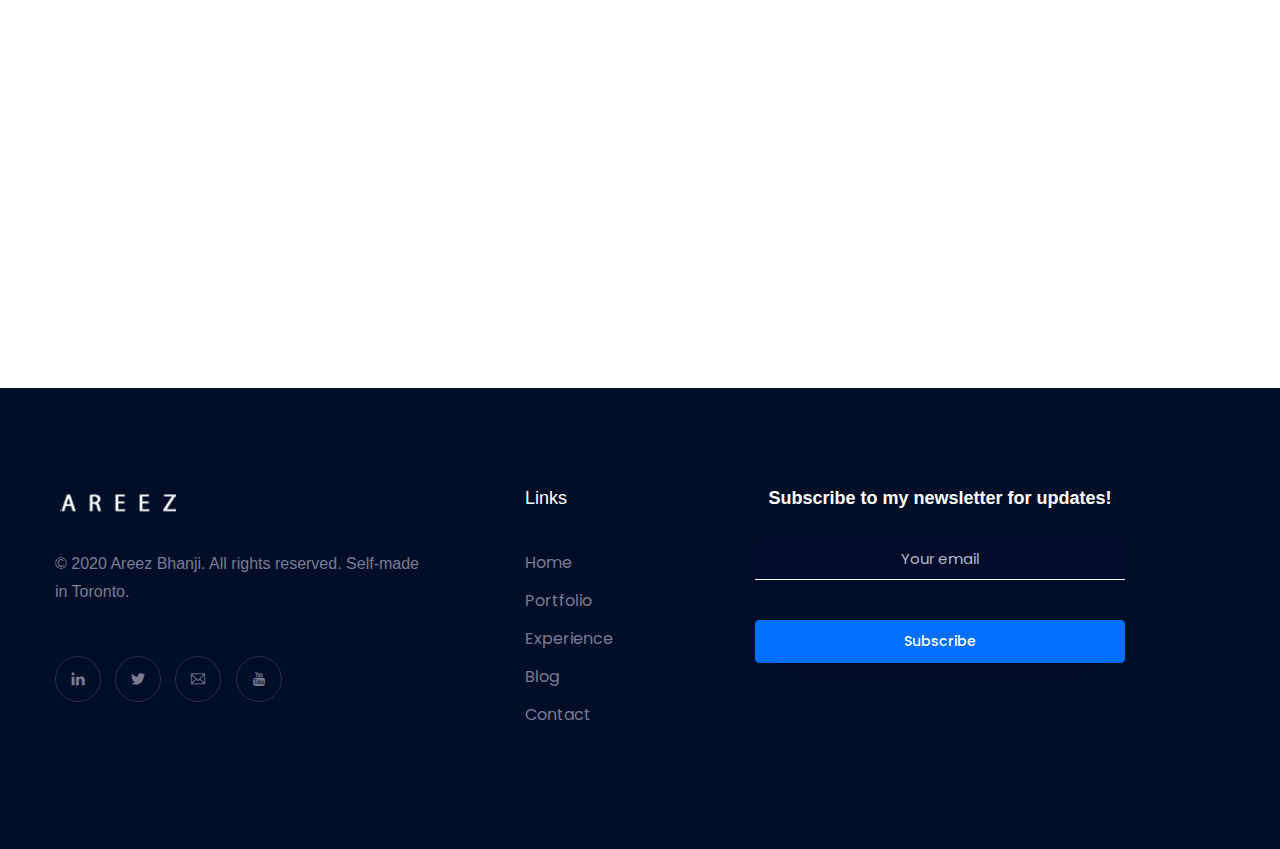
<file: chatbot.html>
<!doctype html>
<html lang="en">

<head>
    <!-- Required meta tags -->
    <meta charset="utf-8">
    <meta name="viewport" content="width=device-width, initial-scale=1, shrink-to-fit=no">
    <link rel="shortcut icon" href="img/favicon.png" type="image/x-icon">
    <title>Tensorflow Chatbot</title>
    <!-- Bootstrap CSS -->
    <link rel="stylesheet" href="css/bootstrap.min.css">
    <link rel="stylesheet" href="vendors/bootstrap-selector/css/bootstrap-select.min.css">
    <!--icon font css-->
    <link rel="stylesheet" href="vendors/themify-icon/themify-icons.css">
    <link rel="stylesheet" href="vendors/font-awesome/css/all.css">
    <link rel="stylesheet" href="vendors/flaticon/flaticon.css">
    <link rel="stylesheet" href="vendors/animation/animate.css">
    <link rel="stylesheet" href="vendors/owl-carousel/assets/owl.carousel.min.css">
    <link rel="stylesheet" href="vendors/magnify-pop/magnific-popup.css">
    <link rel="stylesheet" href="vendors/nice-select/nice-select.css">
    <link rel="stylesheet" href="vendors/scroll/jquery.mCustomScrollbar.min.css">
    <link rel="stylesheet" href="vendors/elagent/style.css">
    <link rel="stylesheet" href="css/style.css">
    <link rel="stylesheet" href="css/responsive.css">
</head>

<body>
  <div id="preloader">
      <div id="ctn-preloader" class="ctn-preloader">
          <div class="animation-preloader">
              <div class="spinner"></div>
              <div class="txt-loading">
                  <span data-text-preloader="A" class="letters-loading">
                      A
                  </span>
                  <span data-text-preloader="R" class="letters-loading">
                      R
                  </span>
                  <span data-text-preloader="E" class="letters-loading">
                      E
                  </span>
                  <span data-text-preloader="E" class="letters-loading">
                      E
                  </span>
                  <span data-text-preloader="Z" class="letters-loading">
                      Z
                  </span>
              </div>
          </div>
          <div class="loader">
              <div class="row">
                  <div class="col-3 loader-section section-left">
                      <div class="bg"></div>
                  </div>
                  <div class="col-3 loader-section section-left">
                      <div class="bg"></div>
                  </div>
                  <div class="col-3 loader-section section-right">
                      <div class="bg"></div>
                  </div>
                  <div class="col-3 loader-section section-right">
                      <div class="bg"></div>
                  </div>
              </div>
          </div>
      </div>
  </div>
  <header class="header_area">
      <nav class="navbar navbar-expand-lg menu_one menu_four">
          <div class="container">
              <a class="navbar-brand sticky_logo" href="index.html"><img src="img/logo2.png" srcset="img/logo2x-2.png 2x" alt="logo"><img src="img/logo.png" srcset="img/logo2x.png 2x" alt="logo"></a>
              <button class="navbar-toggler collapsed" type="button" data-toggle="collapse" data-target="#navbarSupportedContent" aria-controls="navbarSupportedContent" aria-expanded="false" aria-label="Toggle navigation">
                  <span class="menu_toggle">
                      <span class="hamburger">
                          <span></span>
                          <span></span>
                          <span></span>
                      </span>
                      <span class="hamburger-cross">
                          <span></span>
                          <span></span>
                      </span>
                  </span>
              </button>

              <div class="collapse navbar-collapse justify-content-end" id="navbarSupportedContent">
                  <ul class="navbar-nav menu w_menu">
                      <li class="nav-item"><a class="nav-link" href="index.html" role="button" aria-haspopup="true" aria-expanded="false">Home</a></li>
                      <li class="nav-item active"><a title="Portfolio" class="nav-link" role="button" aria-haspopup="true" aria-expanded="false" href="portfolio.html">Portfolio</a></li>
                      <li class="nav-item"><a title="Experience" class="nav-link" role="button" aria-haspopup="true" aria-expanded="false" href="experience.html">Experience</a></li>
                      <li class="nav-item"><a title="Blog" class="nav-link" role="button" aria-haspopup="true" aria-expanded="false" href="blog.html">Blog</a></li>
                      <li class="nav-item"><a title="Contact" class="nav-link" role="button" aria-haspopup="true" aria-expanded="false" href="contact.html">Contact</a></li>
                  </ul>
              </div>
          </div>
      </nav>
  </header>

    <section class="breadcrumb_area" style="background-image: url('img/chatbot.jpg'); background-position:  center center; background-repeat: no-repeat; background-size: cover;">
        <div class="container">
            <div class="breadcrumb_content text-center">
                <h1 class="f_p f_size_70 w_color l_height50 mb_20">Tensorflow Chatbot</h1>

            </div>
        </div>
    </section>


    <section class="video_area bg_color pt_120 pb_40">
        <div class="container">
            <div class="sec_title text-center mb_70">
                <h2 class="f_p f_size_30 l_height45 f_600 t_color3">Tensorflow Chatbot</h2>
                <p class="f_400 f_size_16 mb_70">Chatbots are a huge application of artificial intelligence that can talk to <br>you, just like a real person. I recently created my own chatbot, check it out here!</p>
                <iframe width="560" height="315" src="https://www.youtube.com/embed/9MlK5AMSw2I" frameborder="0" allow="accelerometer; autoplay; encrypted-media; gyroscope; picture-in-picture" allowfullscreen></iframe>

            </div>

        </div>
    </section>


    <section class="app_service_area pb_200">
        <div class="container">
            <div class="sec_title text-center mb_70">
                <h2 class="f_p f_size_30 l_height30 f_600 t_color3 mb_20 wow fadeInUp">How it works.</h2>
                <p class="f_400 f_size_16 wow fadeInUp" data-wow-delay="0.2s">An explanation of how I built my own chatbot<br>to talk like a real person.</p>
            </div>
            <div class="row app_service_info">
                <div class="col-lg-4">
                    <div class="app_service_item wow fadeInUp" data-wow-delay="0.2s">
                        <i class="ti-pencil-alt app_icon one"></i>
                        <h5 class="f_p f_size_18 f_600 t_color3 mt_40 mb-30">Tensorflow</h5>
                        <p class="f_400 f_size_15 mb-30">Tensorflow is a huge library that allows anyone to create projects. I used Tensorflow's built-in sequence to sequence model, which allows chatbots to take in long sequences of human speech as inputs, and output human speech.</p>
                    </div>
                </div>
                <div class="col-lg-4">
                    <div class="app_service_item wow fadeInUp" data-wow-delay="0.4s">
                        <i class="ti-settings app_icon one"></i>
                        <h5 class="f_p f_size_18 f_600 t_color3 mt_40 mb-30">Recurrent Neural Networks</h5>
                        <p class="f_400 f_size_15 mb-30">Recurrent neural networks, or RNNs, are a special type of neural network. This is because they have the ability to basically remember their inputs. This property works really well for something like a conversation, so they are mainly used to create chatbots.</p>
                    </div>
                </div>
                <div class="col-lg-4">
                    <div class="app_service_item wow fadeInUp" data-wow-delay="0.6s">
                        <i class="ti-panel app_icon one"></i>
                        <h5 class="f_p f_size_18 f_600 t_color3 mt_40 mb-30">Encoder-Decoder Model</h5>
                        <p class="f_400 f_size_15 mb-30">An encoder-decoder model consists of two RNNs. The first, the encoder, changes the inputted sequence (or words that you type) into something a computer can understand. The decoder then changes the chatbot's response into human speech.</p>
                    </div>
                </div>
            </div>
        </div>
    </section>



    <footer class="footer_area h_footer_dark h_footer_dark_two">
        <div class="container">
            <div class="row">
                <div class="col-lg-4 col-md-6">
                    <div class="f_widget dark_widget company_widget">
                        <a href="index.html" class="f-logo"><img src="img/logo2.png" alt=""></a>
                        <p>© 2020 Areez Bhanji. All rights reserved. Self-made in Toronto.</p>
                        <div class="f_social_icon">
                            <a href="https://www.linkedin.com/in/areez-bhanji/" class="ti-linkedin"></a>
                            <a href="https://twitter.com/areez_bhanji" class="ti-twitter-alt"></a>
                            <a href="mailto:areezbhanji@gmail.com" class="ti-email"></a>
                            <a href="https://www.youtube.com/channel/UCDBmRhKKYs-s5QnUMrHq3yg" class="ti-youtube"></a>
                        </div>
                    </div>
                </div>
                <div class="col-lg-3 col-md-6">
                    <div class="f_widget dark_widget about-widget pl_70">
                        <h3 class="f-title f_500 t_color f_size_18 mb_40">Links</h3>
                        <ul class="list-unstyled f_list">
                            <li><a href="index.html">Home</a></li>
                            <li><a href="portfolio.html">Portfolio</a></li>
                            <li><a href="experience.html">Experience</a></li>
                            <li><a href="blog.html">Blog</a></li>
                            <li><a href="contact.html">Contact</a></li>
                        </ul>
                    </div>
                </div>
                <div class="col-lg-4 col-md-3">
                    <div class="subscribe_form_info s_form_info_two text-center">
                        <h2 class="f_600 f_size_18 w_color mb-30">Subscribe to my newsletter for updates!</h2>
                        <form action="#" class="subscribe-form">
                            <input type="text" class="form-control" placeholder="Your email">
                            <button type="submit" class="btn_hover btn_four mt_40">Subscribe</button>
                        </form>
                    </div>
                </div>
            </div>
        </div>
    </footer>
    <!-- Optional JavaScript -->
    <!-- jQuery first, then Popper.js, then Bootstrap JS -->
    <script src="js/jquery-3.2.1.min.js"></script>
    <script src="js/propper.js"></script>
    <script src="js/bootstrap.min.js"></script>
    <script src="vendors/wow/wow.min.js"></script>
    <script src="vendors/sckroller/jquery.parallax-scroll.js"></script>
    <script src="vendors/owl-carousel/owl.carousel.min.js"></script>
    <script src="vendors/imagesloaded/imagesloaded.pkgd.min.js"></script>
    <script src="vendors/isotope/isotope-min.js"></script>
    <script src="vendors/magnify-pop/jquery.magnific-popup.min.js"></script>
    <script src="vendors/scroll/jquery.mCustomScrollbar.concat.min.js"></script>
    <script src="js/plugins.js"></script>
    <script src="js/main.js"></script>
</body>

</html>
</file>
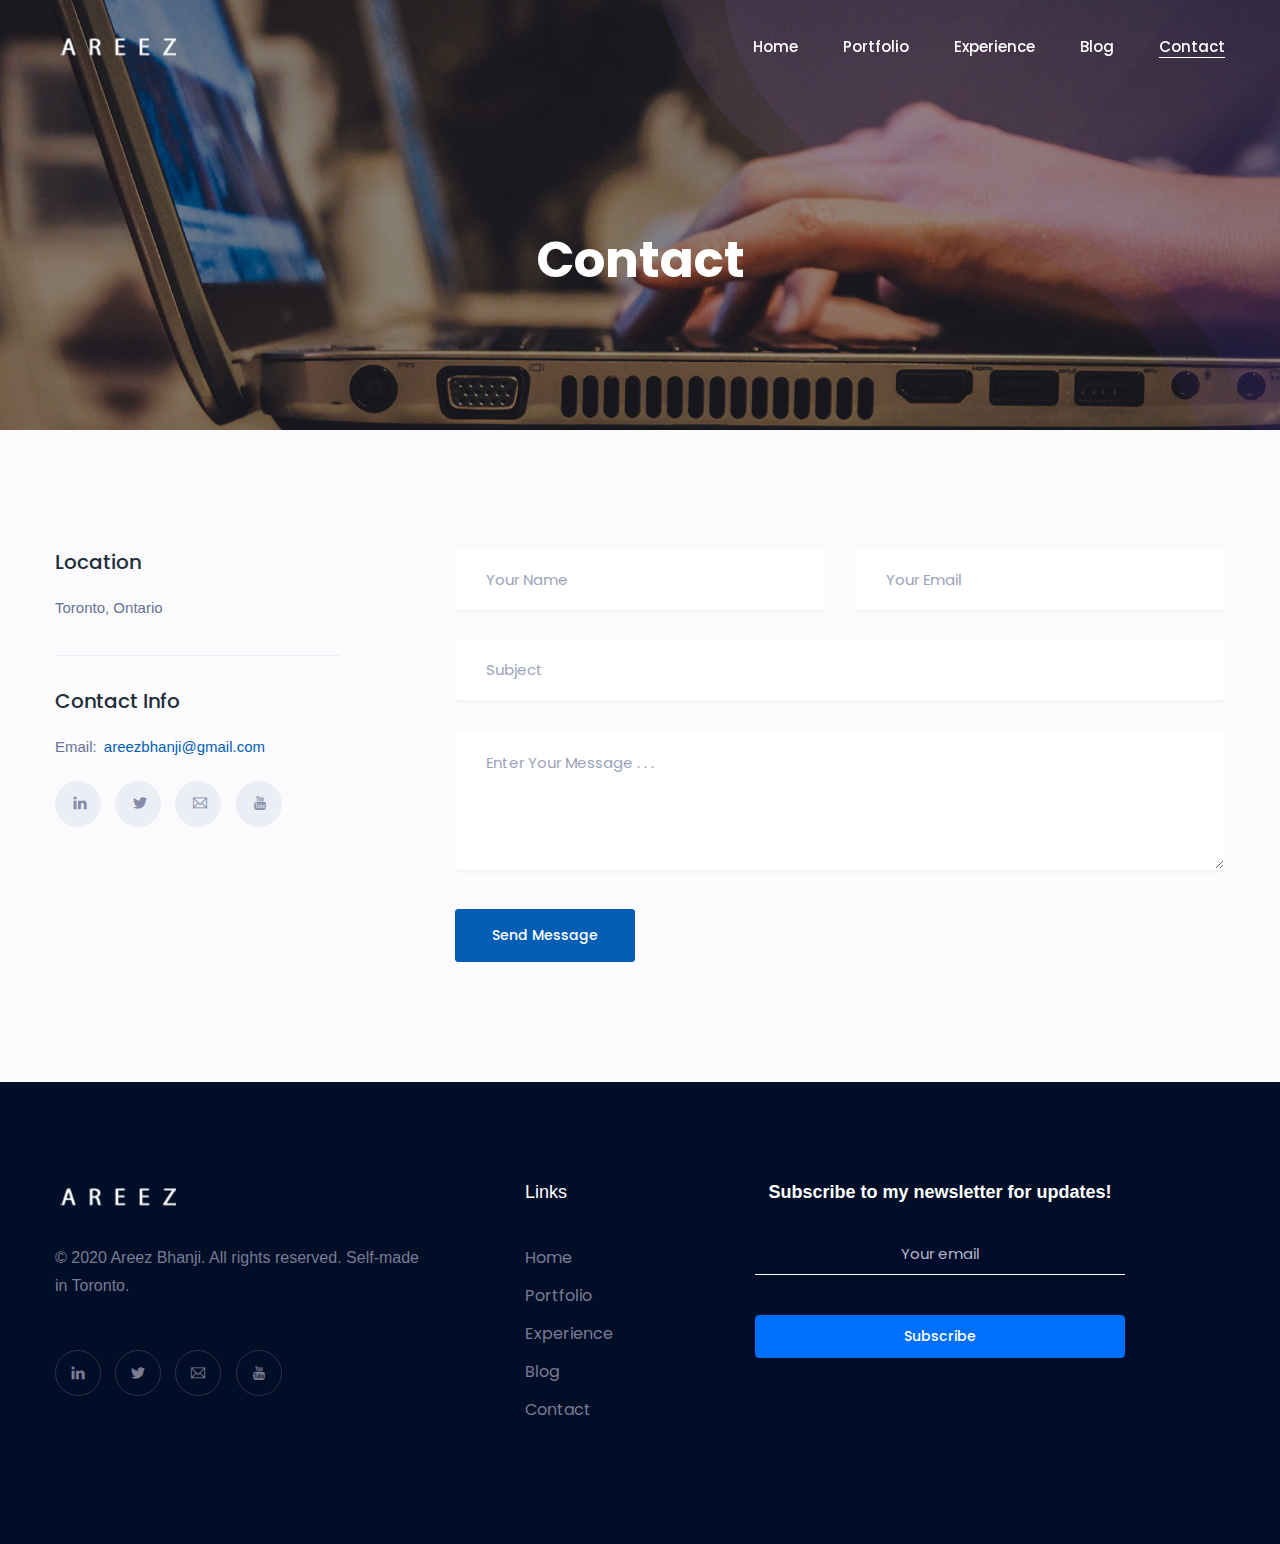
<file: contact.html>
<!doctype html>
<html lang="en">

<head>
    <!-- Required meta tags -->
    <meta charset="utf-8">
    <meta name="viewport" content="width=device-width, initial-scale=1, shrink-to-fit=no">
    <link rel="shortcut icon" href="img/favicon.png" type="image/x-icon">
    <title>Contact</title>
    <!-- Bootstrap CSS -->
    <link rel="stylesheet" href="css/bootstrap.min.css">
    <!--icon font css-->
    <link rel="stylesheet" href="vendors/themify-icon/themify-icons.css">
    <link rel="stylesheet" href="vendors/flaticon/flaticon.css">
    <link rel="stylesheet" href="vendors/animation/animate.css">
    <link rel="stylesheet" href="vendors/elagent/style.css">
    <link rel="stylesheet" href="vendors/owl-carousel/assets/owl.carousel.min.css">
    <link rel="stylesheet" href="vendors/magnify-pop/magnific-popup.css">
    <link rel="stylesheet" href="vendors/scroll/jquery.mCustomScrollbar.min.css">
    <link rel="stylesheet" href="css/style.css">
    <link rel="stylesheet" href="css/responsive.css">
</head>

<body>
    <div id="preloader">
        <div id="ctn-preloader" class="ctn-preloader">
            <div class="animation-preloader">
                <div class="spinner"></div>
                <div class="txt-loading">
                    <span data-text-preloader="A" class="letters-loading">
                        A
                    </span>
                    <span data-text-preloader="R" class="letters-loading">
                        R
                    </span>
                    <span data-text-preloader="E" class="letters-loading">
                        E
                    </span>
                    <span data-text-preloader="E" class="letters-loading">
                        E
                    </span>
                    <span data-text-preloader="Z" class="letters-loading">
                        Z
                    </span>
                </div>
            </div>
            <div class="loader">
                <div class="row">
                    <div class="col-3 loader-section section-left">
                        <div class="bg"></div>
                    </div>
                    <div class="col-3 loader-section section-left">
                        <div class="bg"></div>
                    </div>
                    <div class="col-3 loader-section section-right">
                        <div class="bg"></div>
                    </div>
                    <div class="col-3 loader-section section-right">
                        <div class="bg"></div>
                    </div>
                </div>
            </div>
        </div>
    </div>
    <div class="body_wrapper">
        <header class="header_area">
            <nav class="navbar navbar-expand-lg menu_one menu_four">
                <div class="container">
                    <a class="navbar-brand sticky_logo" href="index.html"><img src="img/logo2.png" srcset="img/logo2x-2.png 2x" alt="logo"><img src="img/logo.png" srcset="img/logo2x.png 2x" alt="logo"></a>
                    <button class="navbar-toggler collapsed" type="button" data-toggle="collapse" data-target="#navbarSupportedContent" aria-controls="navbarSupportedContent" aria-expanded="false" aria-label="Toggle navigation">
                        <span class="menu_toggle">
                            <span class="hamburger">
                                <span></span>
                                <span></span>
                                <span></span>
                            </span>
                            <span class="hamburger-cross">
                                <span></span>
                                <span></span>
                            </span>
                        </span>
                    </button>

                    <div class="collapse navbar-collapse justify-content-end" id="navbarSupportedContent">
                        <ul class="navbar-nav menu w_menu">
                            <li class="nav-item"><a class="nav-link" href="index.html" role="button" aria-haspopup="true" aria-expanded="false" href="index.html">Home</a></li>
                            <li class="nav-item"><a title="Portfolio" class="nav-link" role="button" aria-haspopup="true" aria-expanded="false" href="portfolio.html">Portfolio</a></li>
                            <li class="nav-item"><a title="Experience" class="nav-link" role="button" aria-haspopup="true" aria-expanded="false" href="experience.html">Experience</a></li>
                            <li class="nav-item"><a title="Blog" class="nav-link" role="button" aria-haspopup="true" aria-expanded="false" href="blog.html">Blog</a></li>
                            <li class="nav-item active"><a title="Contact" class="nav-link" role="button" aria-haspopup="true" aria-expanded="false" href="contact.html">Contact</a></li>
                        </ul>
                    </div>
                </div>
            </nav>
        </header>

        <section class="breadcrumb_area" style="background-image: url('img/Img-009.jpg'); background-position:  center center; background-repeat: no-repeat; background-size: cover;">
            <img class="breadcrumb_shap" src="img/breadcrumb/banner_bg.png" alt="">
            <div class="container">
                <div class="breadcrumb_content text-center">
                    <h1 class="f_p f_700 f_size_50 w_color l_height50 mb_20">Contact</h1>
                </div>
            </div>
        </section>

        <section class="contact_info_area sec_pad bg_color">
            <div class="container">
                <div class="row">
                    <div class="col-lg-3 pr-0">
                        <div class="contact_info_item">
                            <h6 class="f_p f_size_20 t_color3 f_500 mb_20">Location</h6>
                            <p class="f_400 f_size_15">Toronto, Ontario</p>
                        </div>
                        <div class="contact_info_item">
                            <h6 class="f_p f_size_20 t_color3 f_500 mb_20">Contact Info</h6>
                            <p class="f_400 f_size_15">Email: <a href="mailto:areezbhanji@gmail.com">areezbhanji@gmail.com</a></p>
                            <div class="f_social_icon mt_20">
                                <a href="https://www.linkedin.com/in/areez-bhanji/" class="ti-linkedin"></a>
                                <a href="https://twitter.com/areez_bhanji" class="ti-twitter-alt"></a>
                                <a href="mailto:areezbhanji@gmail.com" class="ti-email"></a>
                                <a href="https://www.youtube.com/channel/UCDBmRhKKYs-s5QnUMrHq3yg" class="ti-youtube"></a>
                            </div>
                         </div>
                    </div>
                    <div class="col-lg-8 offset-lg-1">
                        <div class="contact_form">
                            <form action="contact_process.php" class="contact_form_box" method="post" id="contactForm" novalidate="novalidate">
                                <div class="row">
                                    <div class="col-lg-6">
                                        <div class="form-group text_box">
                                            <input type="text" id="name" name="name" placeholder="Your Name">
                                        </div>
                                    </div>
                                    <div class="col-lg-6">
                                        <div class="form-group text_box">
                                            <input type="text" name="email" id="email" placeholder="Your Email">
                                        </div>
                                    </div>
                                    <div class="col-lg-12">
                                        <div class="form-group text_box">
                                            <input type="text" id="subject" name="subject" placeholder="Subject">
                                        </div>
                                    </div>
                                    <div class="col-lg-12">
                                        <div class="form-group text_box">
                                            <textarea name="message" id="message" cols="30" rows="10" placeholder="Enter Your Message . . ."></textarea>
                                        </div>
                                    </div>
                                </div>
                                <button type="submit" class="btn_three">Send Message</button>
                            </form>
                            <div id="success">Your message succesfully sent!</div>
                            <div id="error">Oops! There is something wrong. Please try again</div>
                        </div>
                    </div>
                </div>
            </div>
        </section>



        <footer class="footer_area h_footer_dark h_footer_dark_two">
            <div class="container">
                <div class="row">
                    <div class="col-lg-4 col-md-6">
                        <div class="f_widget dark_widget company_widget">
                            <a href="index.html" class="f-logo"><img src="img/logo2.png" alt=""></a>
                            <p>© 2020 Areez Bhanji. All rights reserved. Self-made in Toronto.</p>
                            <div class="f_social_icon">
                                <a href="https://www.linkedin.com/in/areez-bhanji/" class="ti-linkedin"></a>
                                <a href="https://twitter.com/areez_bhanji" class="ti-twitter-alt"></a>
                                <a href="mailto:areezbhanji@gmail.com" class="ti-email"></a>
                                <a href="https://www.youtube.com/channel/UCDBmRhKKYs-s5QnUMrHq3yg" class="ti-youtube"></a>
                            </div>
                        </div>
                    </div>
                    <div class="col-lg-3 col-md-6">
                        <div class="f_widget dark_widget about-widget pl_70">
                            <h3 class="f-title f_500 t_color f_size_18 mb_40">Links</h3>
                            <ul class="list-unstyled f_list">
                                <li><a href="index.html">Home</a></li>
                                <li><a href="portfolio.html">Portfolio</a></li>
                                <li><a href="experience.html">Experience</a></li>
                                <li><a href="blog.html">Blog</a></li>
                                <li><a href="contact.html">Contact</a></li>
                            </ul>
                        </div>
                    </div>
                    <div class="col-lg-4 col-md-3">
                        <div class="subscribe_form_info s_form_info_two text-center">
                            <h2 class="f_600 f_size_18 w_color mb-30">Subscribe to my newsletter for updates!</h2>
                            <form action="newsletter_sub.php" class="subscribe-form">
                                <input type="text" id="message" name="message" class="form-control" placeholder="Your email">
                                <button type="submit" class="btn_hover btn_four mt_40">Subscribe</button>
                            </form>
                        </div>
                    </div>
                </div>
            </div>
        </footer>
    </div>

    <!-- Optional JavaScript -->
    <!-- jQuery first, then Popper.js, then Bootstrap JS -->
    <script src="js/jquery-3.2.1.min.js"></script>
    <script src="js/propper.js"></script>
    <script src="js/bootstrap.min.js"></script>
    <script src="vendors/wow/wow.min.js"></script>
    <script src="vendors/sckroller/jquery.parallax-scroll.js"></script>
    <script src="vendors/owl-carousel/owl.carousel.min.js"></script>
    <script src="vendors/imagesloaded/imagesloaded.pkgd.min.js"></script>
    <script src="vendors/isotope/isotope-min.js"></script>
    <script src="vendors/magnify-pop/jquery.magnific-popup.min.js"></script>
    <script src="vendors/scroll/jquery.mCustomScrollbar.concat.min.js"></script>
    <!--gmaps Js
    <script src="https://maps.googleapis.com/maps/api/js?key=contactkey&callback=initMap"></script>
    <script src="js/gmaps.min.js"></script>
    <script src="js/plugins.js"></script>
    -->
    <!-- contact js -->
    <script src="js/jquery.form.js"></script>
    <script src="js/jquery.validate.min.js"></script>
    <script src="js/contact.js"></script>
    <script src="js/main.js"></script>
</body>

</html>
</file>
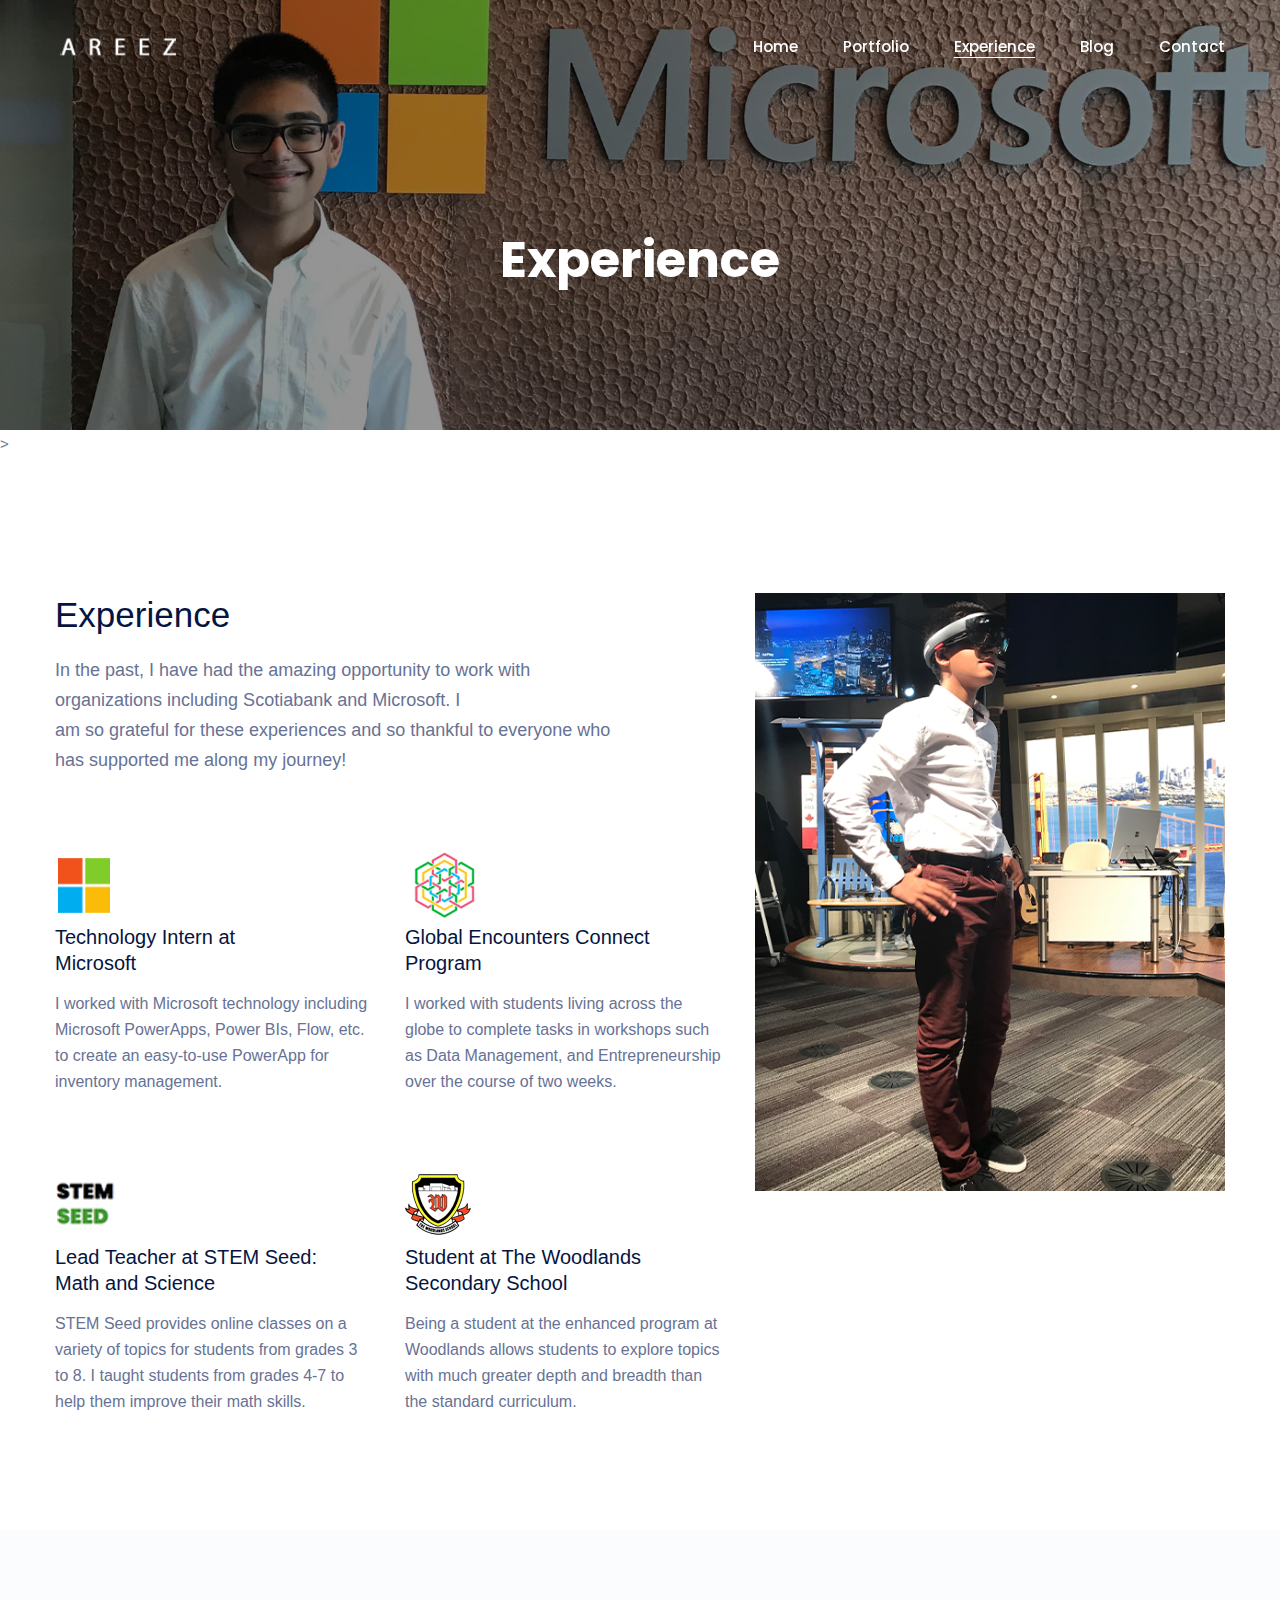
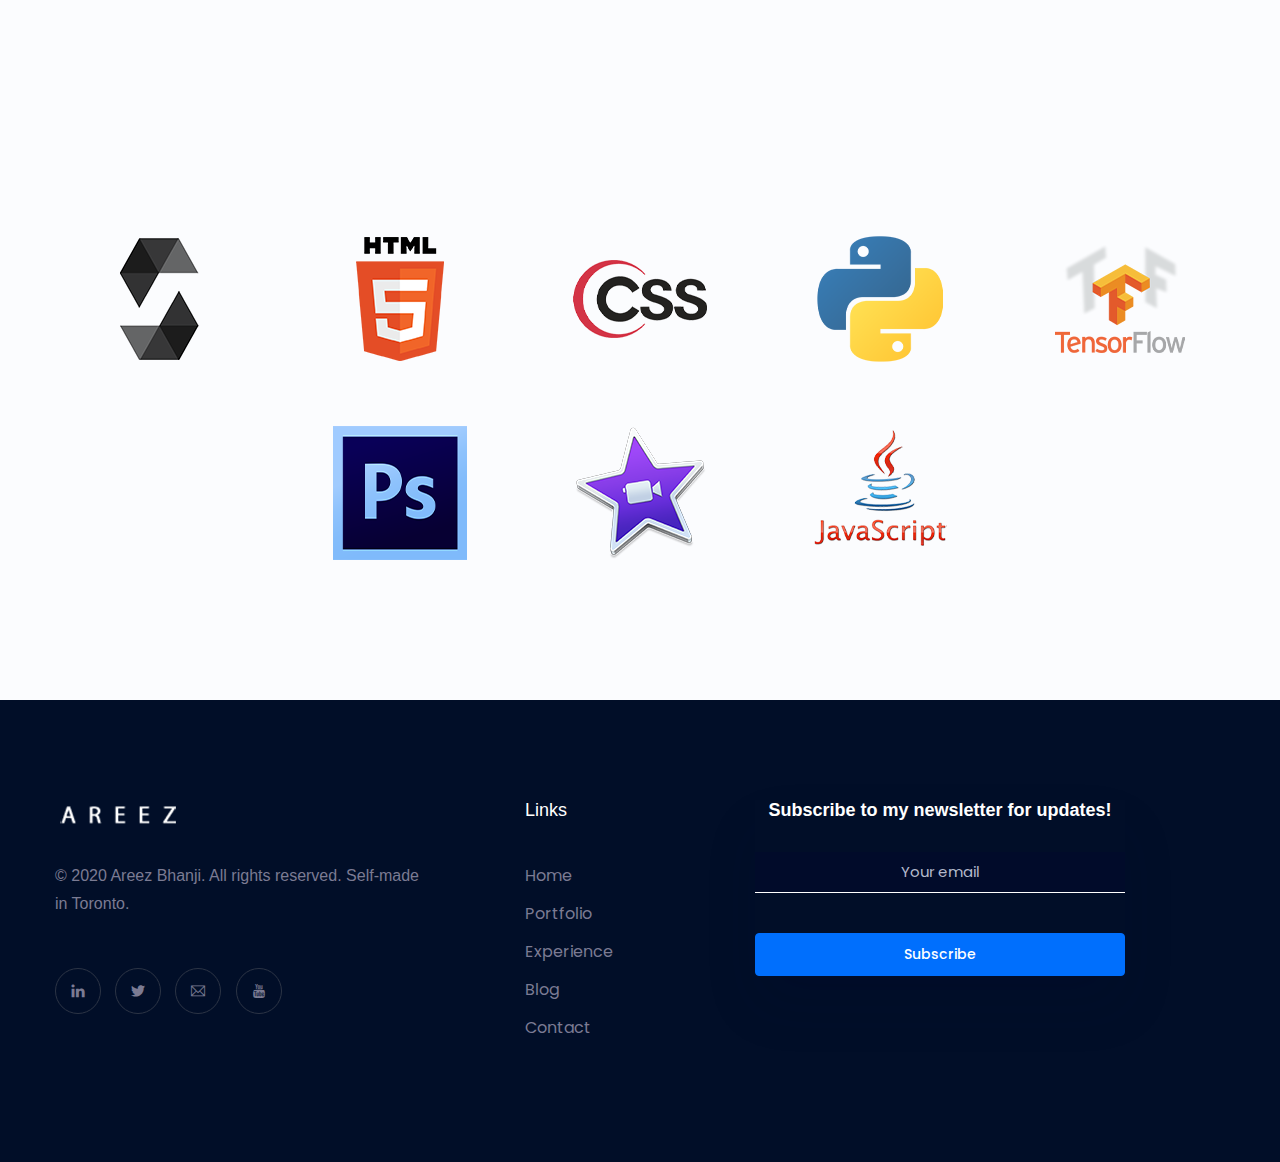
<file: experience.html>
<!doctype html>
<html lang="en">

<head>
    <!-- Required meta tags -->
    <meta charset="utf-8">
    <meta name="viewport" content="width=device-width, initial-scale=1, shrink-to-fit=no">
    <link rel="shortcut icon" href="img/favicon.png" type="image/x-icon">
    <title>Experience</title>
    <!-- Bootstrap CSS -->
    <link rel="stylesheet" href="css/bootstrap.min.css">
    <link rel="stylesheet" href="vendors/bootstrap-selector/css/bootstrap-select.min.css">
    <!--icon font css-->
    <link rel="stylesheet" href="vendors/themify-icon/themify-icons.css">
    <link rel="stylesheet" href="vendors/flaticon/flaticon.css">
    <link rel="stylesheet" href="vendors/animation/animate.css">
    <link rel="stylesheet" href="vendors/owl-carousel/assets/owl.carousel.min.css">
    <link rel="stylesheet" href="vendors/magnify-pop/magnific-popup.css">
    <link rel="stylesheet" href="vendors/nice-select/nice-select.css">
    <link rel="stylesheet" href="vendors/elagent/style.css">
    <link rel="stylesheet" href="vendors/scroll/jquery.mCustomScrollbar.min.css">
    <link rel="stylesheet" href="css/style.css">
    <link rel="stylesheet" href="css/responsive.css">
</head>

<body>
    <div id="preloader">
        <div id="ctn-preloader" class="ctn-preloader">
            <div class="animation-preloader">
                <div class="spinner"></div>
                <div class="txt-loading">
                    <span data-text-preloader="A" class="letters-loading">
                        A
                    </span>
                    <span data-text-preloader="R" class="letters-loading">
                        R
                    </span>
                    <span data-text-preloader="E" class="letters-loading">
                        E
                    </span>
                    <span data-text-preloader="E" class="letters-loading">
                        E
                    </span>
                    <span data-text-preloader="Z" class="letters-loading">
                        Z
                    </span>
                </div>
            </div>
            <div class="loader">
                <div class="row">
                    <div class="col-3 loader-section section-left">
                        <div class="bg"></div>
                    </div>
                    <div class="col-3 loader-section section-left">
                        <div class="bg"></div>
                    </div>
                    <div class="col-3 loader-section section-right">
                        <div class="bg"></div>
                    </div>
                    <div class="col-3 loader-section section-right">
                        <div class="bg"></div>
                    </div>
                </div>
            </div>
        </div>
    </div>
    <div class="body_wrapper">
        <header class="header_area">
            <nav class="navbar navbar-expand-lg menu_one menu_four">
                <div class="container">
                    <a class="navbar-brand sticky_logo" href="index.html"><img src="img/logo2.png" srcset="img/logo2x-2.png 2x" alt="logo"><img src="img/logo.png" srcset="img/logo2x.png 2x" alt="logo"></a>
                    <button class="navbar-toggler collapsed" type="button" data-toggle="collapse" data-target="#navbarSupportedContent" aria-controls="navbarSupportedContent" aria-expanded="false" aria-label="Toggle navigation">
                        <span class="menu_toggle">
                            <span class="hamburger">
                                <span></span>
                                <span></span>
                                <span></span>
                            </span>
                            <span class="hamburger-cross">
                                <span></span>
                                <span></span>
                            </span>
                        </span>
                    </button>

                    <div class="collapse navbar-collapse justify-content-end" id="navbarSupportedContent">
                        <ul class="navbar-nav menu w_menu">
                            <li class="nav-item"><a class="nav-link" href="index.html" role="button" aria-haspopup="true" aria-expanded="false">Home</a></li>
                            <li class="nav-item"><a title="Portfolio" class="nav-link" role="button" aria-haspopup="true" aria-expanded="false" href="portfolio.html">Portfolio</a></li>
                            <li class="nav-item active"><a title="Experience" class="nav-link" role="button" aria-haspopup="true" aria-expanded="false" href="experience.html">Experience</a></li>
                            <li class="nav-item"><a title="Blog" class="nav-link" role="button" aria-haspopup="true" aria-expanded="false" href="blog.html">Blog</a></li>
                            <li class="nav-item"><a title="Contact" class="nav-link" role="button" aria-haspopup="true" aria-expanded="false" href="contact.html">Contact</a></li>
                        </ul>
                    </div>
                </div>
            </nav>
        </header>

        <section class="breadcrumb_area" style="background-image: url('img/Img-008.jpg'); background-position:  center center; background-repeat: no-repeat; background-size: cover;">
            
            <div class="container">
                <div class="breadcrumb_content text-center">
                    <h1 class="f_p f_700 f_size_50 w_color l_height50 mb_20">Experience</h1>
                </div>
            </div>
        </section>>

        <section class="payment_features_area_three">
            <div class="container">
                <div class="row">
                    <div class="col-lg-7 d-flex align-items-center">
                        <div class="payment_features_content_two">
                            <h2 class="t_color">Experience</h2>
                            <p>In the past, I have had the amazing opportunity to work with<br>organizations including Scotiabank and Microsoft. I<br>am so grateful for these experiences and so thankful to everyone who<br>has supported me along my journey!</p>
                            <div class="row">
                                <div class="col-lg-6 col-md-6">
                                    <div class="item">
                                        <img src="img/new/icon/icon2.png" alt="">
                                        <h3>Technology Intern at <br>Microsoft</h3>
                                        <p>I worked with Microsoft technology including Microsoft PowerApps, Power BIs, Flow, etc. to create an easy-to-use PowerApp for inventory management.</p>
                                    </div>
                                </div>
                                <div class="col-lg-6 col-md-6">
                                    <div class="item">
                                        <img src="img/new/icon/icon3.png" alt="">
                                        <h3>Global Encounters Connect Program</h3>
                                        <p>I worked with students living across the globe to complete tasks in workshops such as Data Management, and Entrepreneurship over the course of two weeks.</p>
                                    </div>
                                </div>
                                <div class="col-lg-6 col-md-6">
                                    <div class="item">
                                        <img src="img/new/icon/icon4.png" alt="">
                                        <h3>Lead Teacher at STEM Seed: <br>Math and Science</h3>
                                        <p>STEM Seed provides online classes on a variety of topics for students from grades 3 to 8. I taught students from grades 4-7 to help them improve their math skills.</p>
                                    </div>
                                </div>
                                <div class="col-lg-6 col-md-6">
                                    <div class="item">
                                        <img src="img/new/icon/icon1.png" alt="">
                                        <h3>Student at The Woodlands Secondary School</h3>
                                        <p>Being a student at the enhanced program at Woodlands allows students to explore topics with much greater depth and breadth than the standard curriculum.</p>
                                    </div>
                                </div>
                            </div>
                        </div>
                    </div>
                    <div class="col-lg-5">
                        <img class="img-fluid" src="img/new/features_01.png" alt="">
                    </div>
                </div>
            </div>
        </section>

        <section class="sass_partner_logo_area sec_pad">
            <div class="container">
                <div class="sec_title text-center wow fadeInUp" data-wow-delay="0.3s" style="visibility: visible; animation-delay: 0.3s; animation-name: fadeInUp;">
                    <h2 class="f_p f_size_30 l_height50 f_600 t_color">Skills</h2>
                    <p class="f_400 f_size_16">I have acquired many skills since I started my journey. Some of them include HTML/CSS, Photoshop, Python, iMovie, and Solidity.</p>
                </div>
                <div class="partner_logo_area_four">
                    <div class="row partner_info">
                        <div class="logo_item">
                            <a href="#"><img src="img/home3/solidity.png" alt=""></a>
                        </div>
                        <div class="logo_item">
                            <a href="#"><img src="img/home3/html.png" alt=""></a>
                        </div>
                        <div class="logo_item">
                            <a href="#"><img src="img/home3/css.png" alt=""></a>
                        </div>
                        <div class="logo_item">
                            <a href="#"><img src="img/home3/python.png" alt=""></a>
                        </div>
                        <div class="logo_item">
                            <a href="#"><img src="img/home3/tf.png" alt=""></a>
                        </div>
                        <div class="logo_item">
                            <a href="#"><img src="img/home3/ps.png" alt=""></a>
                        </div>
                        <div class="logo_item">
                            <a href="#"><img src="img/home3/imovie.png" alt=""></a>
                        </div>
                        <div class="logo_item">
                            <a href="#"><img src="img/home3/js.png" alt=""></a>
                        </div>
                    </div>
                </div>
            </div>
        </section>

        <footer class="footer_area h_footer_dark h_footer_dark_two">
            <div class="container">
                <div class="row">
                    <div class="col-lg-4 col-md-6">
                        <div class="f_widget dark_widget company_widget">
                            <a href="index.html" class="f-logo"><img src="img/logo2.png" alt=""></a>
                            <p>© 2020 Areez Bhanji. All rights reserved. Self-made in Toronto.</p>
                            <div class="f_social_icon">
                                <a href="https://www.linkedin.com/in/areez-bhanji/" class="ti-linkedin"></a>
                                <a href="https://twitter.com/areez_bhanji" class="ti-twitter-alt"></a>
                                <a href="mailto:areezbhanji@gmail.com" class="ti-email"></a>
                                <a href="https://www.youtube.com/channel/UCDBmRhKKYs-s5QnUMrHq3yg" class="ti-youtube"></a>
                            </div>
                        </div>
                    </div>
                    <div class="col-lg-3 col-md-6">
                        <div class="f_widget dark_widget about-widget pl_70">
                            <h3 class="f-title f_500 t_color f_size_18 mb_40">Links</h3>
                            <ul class="list-unstyled f_list">
                                <li><a href="index.html">Home</a></li>
                                <li><a href="portfolio.html">Portfolio</a></li>
                                <li><a href="experience.html">Experience</a></li>
                                <li><a href="blog.html">Blog</a></li>
                                <li><a href="contact.html">Contact</a></li>
                            </ul>
                        </div>
                    </div>
                    <div class="col-lg-4 col-md-3">
                        <div class="subscribe_form_info s_form_info_two text-center">
                            <h2 class="f_600 f_size_18 w_color mb-30">Subscribe to my newsletter for updates!</h2>
                            <form action="#" class="subscribe-form">
                                <input type="text" class="form-control" placeholder="Your email">
                                <button type="submit" class="btn_hover btn_four mt_40">Subscribe</button>
                            </form>
                        </div>
                    </div>
                </div>
            </div>
        </footer>
    </div>

    <!-- Optional JavaScript -->
    <!-- jQuery first, then Popper.js, then Bootstrap JS -->
    <script src="js/jquery-3.2.1.min.js"></script>
    <script src="js/propper.js"></script>
    <script src="js/bootstrap.min.js"></script>
    <script src="vendors/wow/wow.min.js"></script>
    <script src="vendors/sckroller/jquery.parallax-scroll.js"></script>
    <script src="vendors/owl-carousel/owl.carousel.min.js"></script>
    <script src="vendors/imagesloaded/imagesloaded.pkgd.min.js"></script>
    <script src="vendors/isotope/isotope-min.js"></script>
    <script src="vendors/magnify-pop/jquery.magnific-popup.min.js"></script>
    <script src="vendors/bootstrap-selector/js/bootstrap-select.min.js"></script>
    <script src="vendors/nice-select/jquery.nice-select.min.js"></script>
    <script src="vendors/scroll/jquery.mCustomScrollbar.concat.min.js"></script>
    <script src="js/plugins.js"></script>
    <script src="js/main.js"></script>
</body>

</html>
</file>
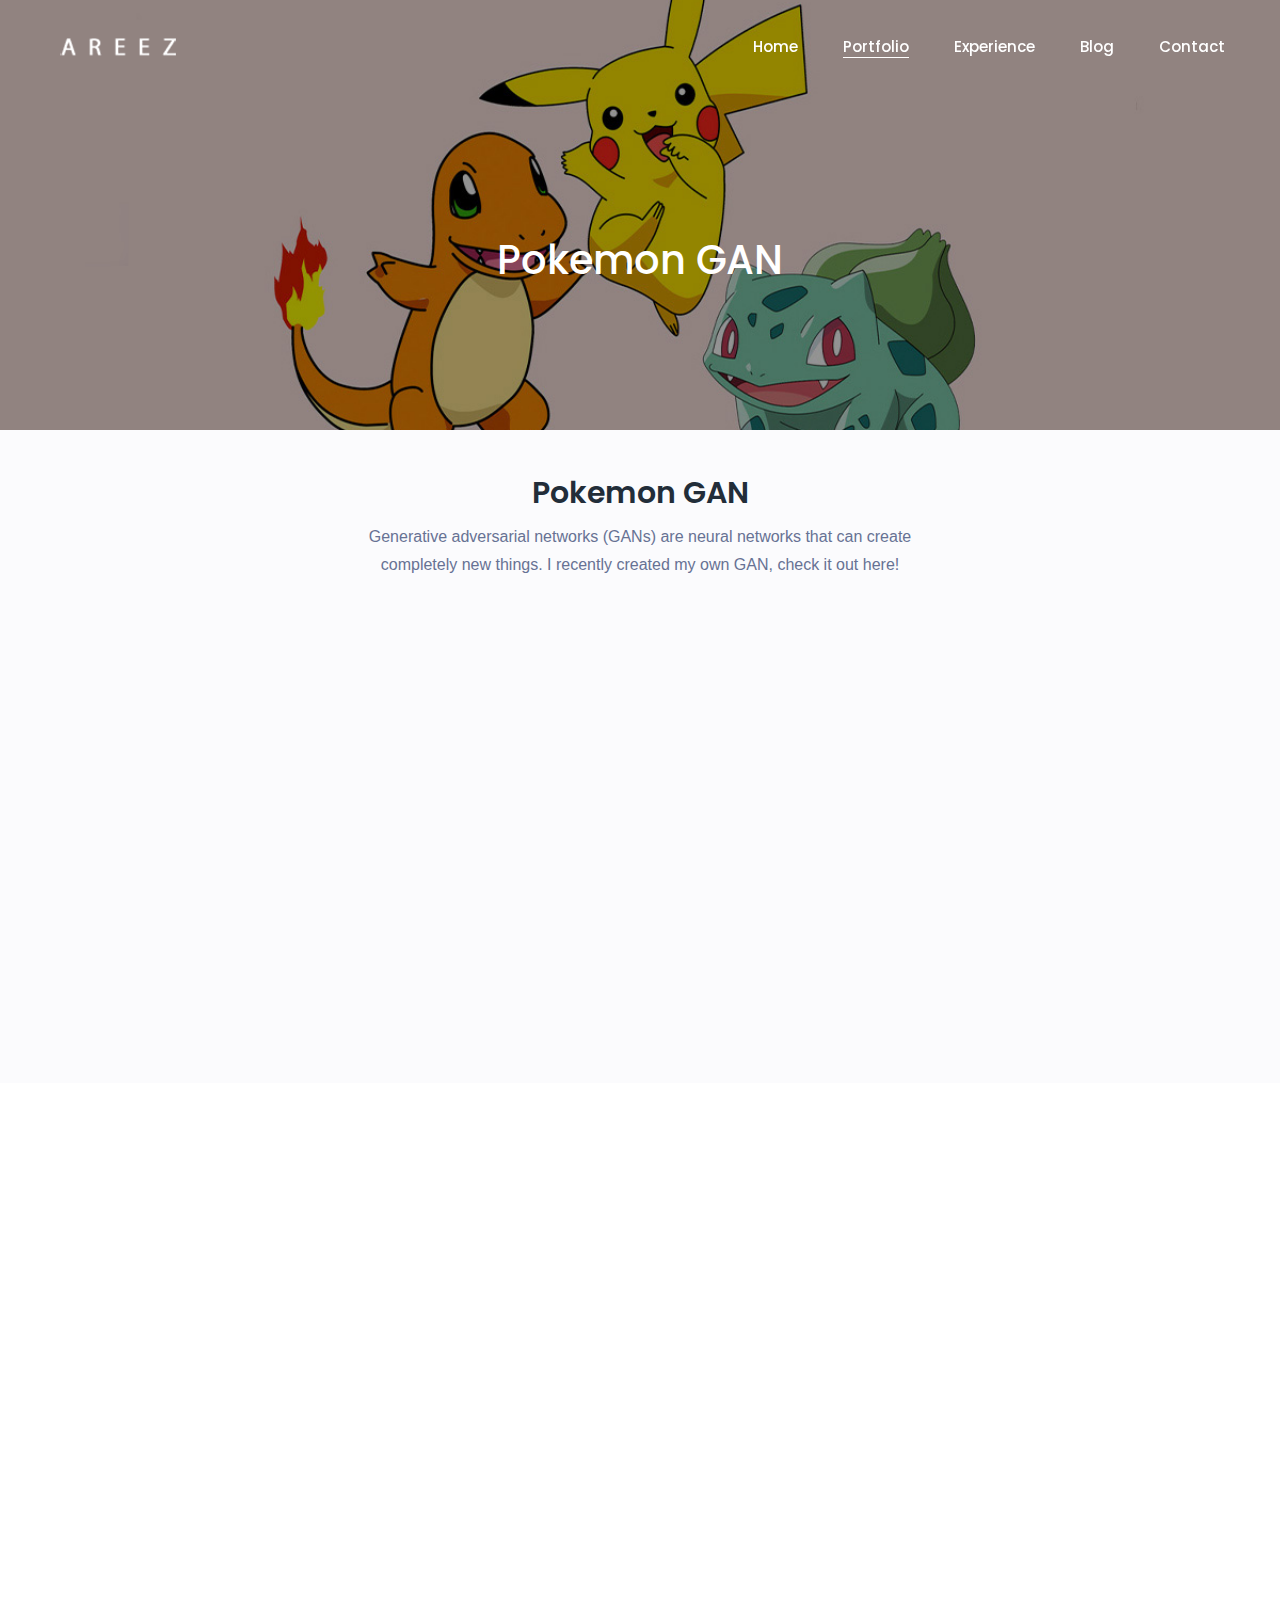
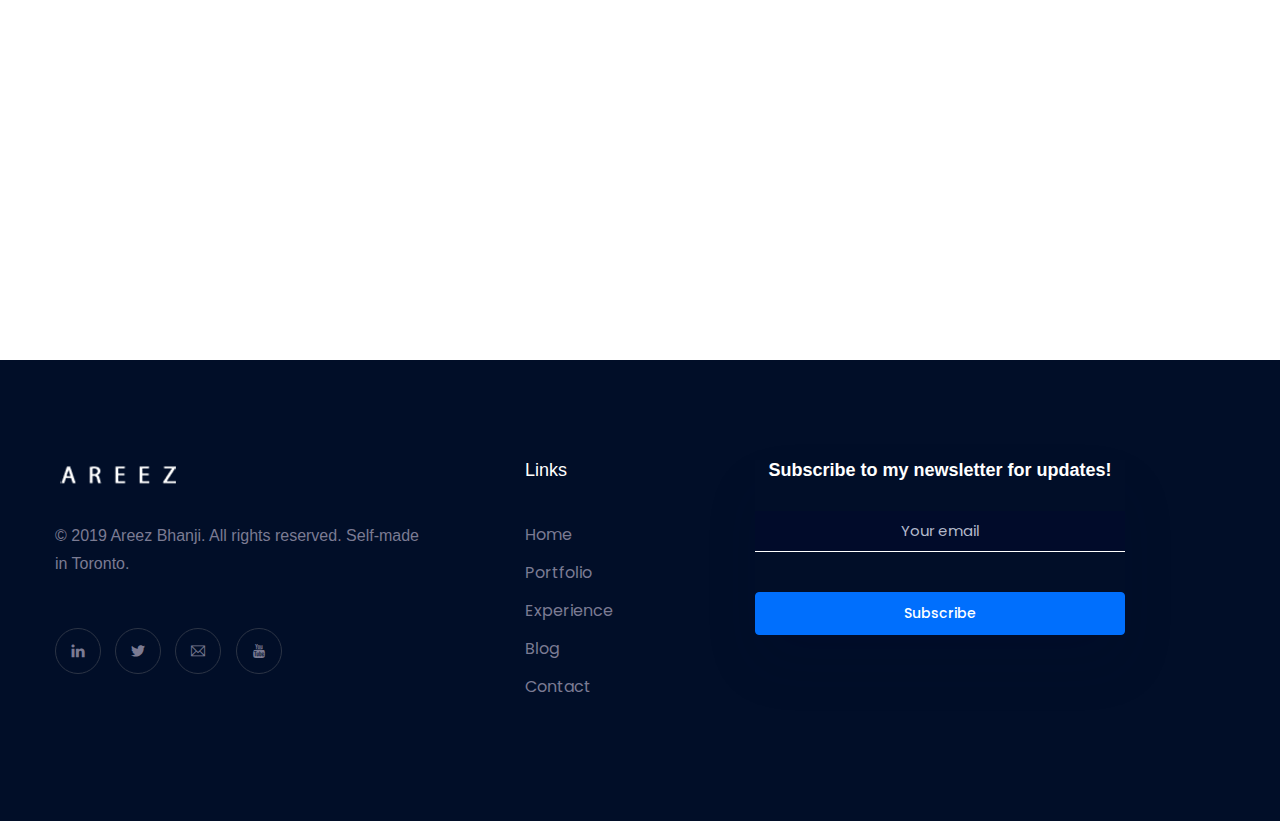
<file: gan.html>
<!doctype html>
<html lang="en">

<head>
    <!-- Required meta tags -->
    <meta charset="utf-8">
    <meta name="viewport" content="width=device-width, initial-scale=1, shrink-to-fit=no">
    <link rel="shortcut icon" href="img/favicon.png" type="image/x-icon">
    <title>Pokemon GAN</title>
    <!-- Bootstrap CSS -->
    <link rel="stylesheet" href="css/bootstrap.min.css">
    <link rel="stylesheet" href="vendors/bootstrap-selector/css/bootstrap-select.min.css">
    <!--icon font css-->
    <link rel="stylesheet" href="vendors/themify-icon/themify-icons.css">
    <link rel="stylesheet" href="vendors/font-awesome/css/all.css">
    <link rel="stylesheet" href="vendors/flaticon/flaticon.css">
    <link rel="stylesheet" href="vendors/animation/animate.css">
    <link rel="stylesheet" href="vendors/owl-carousel/assets/owl.carousel.min.css">
    <link rel="stylesheet" href="vendors/magnify-pop/magnific-popup.css">
    <link rel="stylesheet" href="vendors/nice-select/nice-select.css">
    <link rel="stylesheet" href="vendors/scroll/jquery.mCustomScrollbar.min.css">
    <link rel="stylesheet" href="vendors/elagent/style.css">
    <link rel="stylesheet" href="css/style.css">
    <link rel="stylesheet" href="css/responsive.css">
</head>

<body>
  <div id="preloader">
      <div id="ctn-preloader" class="ctn-preloader">
          <div class="animation-preloader">
              <div class="spinner"></div>
              <div class="txt-loading">
                  <span data-text-preloader="A" class="letters-loading">
                      A
                  </span>
                  <span data-text-preloader="R" class="letters-loading">
                      R
                  </span>
                  <span data-text-preloader="E" class="letters-loading">
                      E
                  </span>
                  <span data-text-preloader="E" class="letters-loading">
                      E
                  </span>
                  <span data-text-preloader="Z" class="letters-loading">
                      Z
                  </span>
              </div>
          </div>
          <div class="loader">
              <div class="row">
                  <div class="col-3 loader-section section-left">
                      <div class="bg"></div>
                  </div>
                  <div class="col-3 loader-section section-left">
                      <div class="bg"></div>
                  </div>
                  <div class="col-3 loader-section section-right">
                      <div class="bg"></div>
                  </div>
                  <div class="col-3 loader-section section-right">
                      <div class="bg"></div>
                  </div>
              </div>
          </div>
      </div>
  </div>
  <header class="header_area">
      <nav class="navbar navbar-expand-lg menu_one menu_four">
          <div class="container">
              <a class="navbar-brand sticky_logo" href="index.html"><img src="img/logo2.png" srcset="img/logo2x-2.png 2x" alt="logo"><img src="img/logo.png" srcset="img/logo2x.png 2x" alt="logo"></a>
              <button class="navbar-toggler collapsed" type="button" data-toggle="collapse" data-target="#navbarSupportedContent" aria-controls="navbarSupportedContent" aria-expanded="false" aria-label="Toggle navigation">
                  <span class="menu_toggle">
                      <span class="hamburger">
                          <span></span>
                          <span></span>
                          <span></span>
                      </span>
                      <span class="hamburger-cross">
                          <span></span>
                          <span></span>
                      </span>
                  </span>
              </button>

              <div class="collapse navbar-collapse justify-content-end" id="navbarSupportedContent">
                  <ul class="navbar-nav menu w_menu">
                      <li class="nav-item"><a class="nav-link" href="index.html" role="button" aria-haspopup="true" aria-expanded="false">Home</a></li>
                      <li class="nav-item active"><a title="Portfolio" class="nav-link" role="button" aria-haspopup="true" aria-expanded="false" href="portfolio.html">Portfolio</a></li>
                      <li class="nav-item"><a title="Experience" class="nav-link" role="button" aria-haspopup="true" aria-expanded="false" href="experience.html">Experience</a></li>
                      <li class="nav-item"><a title="Blog" class="nav-link" role="button" aria-haspopup="true" aria-expanded="false" href="blog.html">Blog</a></li>
                      <li class="nav-item"><a title="Contact" class="nav-link" role="button" aria-haspopup="true" aria-expanded="false" href="contact.html">Contact</a></li>
                  </ul>
              </div>
          </div>
      </nav>
  </header>

    <section class="breadcrumb_area" style="background-image: url('img/pokemon.jpg'); background-position:  center center; background-repeat: no-repeat; background-size: cover;">
        <div class="container">
            <div class="breadcrumb_content text-center">
                <h1 class="f_p f_size_70 w_color l_height50 mb_20">Pokemon GAN</h1>

            </div>
        </div>
    </section>


    <section class="video_area bg_color pt_120 pb_40">
        <div class="container">
            <div class="sec_title text-center mb_70">
                <h2 class="f_p f_size_30 l_height45 f_600 t_color3">Pokemon GAN</h2>
                <p class="f_400 f_size_16 mb_70">Generative adversarial networks (GANs) are neural networks that can create <br> completely new things. I recently created my own GAN, check it out here!</p>
                <iframe width="560" height="315" src="https://www.youtube.com/embed/owfPnGb_KYE" frameborder="0" allow="accelerometer; autoplay; encrypted-media; gyroscope; picture-in-picture" allowfullscreen></iframe>

            </div>

        </div>
    </section>


    <section class="app_service_area pb_200">
        <div class="container">
            <div class="sec_title text-center mb_70">
                <h2 class="f_p f_size_30 l_height30 f_600 t_color3 mb_20 wow fadeInUp">How it works.</h2>
                <p class="f_400 f_size_16 wow fadeInUp" data-wow-delay="0.2s">An explanation of how I built my own generative adversarial<br>network to create new Pokemon.</p>
            </div>
            <div class="row app_service_info">
                <div class="col-lg-4">
                    <div class="app_service_item wow fadeInUp" data-wow-delay="0.2s">
                        <i class="ti-panel app_icon one"></i>
                        <h5 class="f_p f_size_18 f_600 t_color3 mt_40 mb-30">Two Neural Networks</h5>
                        <p class="f_400 f_size_15 mb-30">A GAN is made up of two neural networks. The generator creates new data based on what it is given, while the discriminator tries to tell the difference between real and fake data. This works for art, music, and even Pokemon!</p>
                    </div>
                </div>
                <div class="col-lg-4">
                    <div class="app_service_item wow fadeInUp" data-wow-delay="0.4s">
                        <i class="ti-settings app_icon one"></i>
                        <h5 class="f_p f_size_18 f_600 t_color3 mt_40 mb-30">Training</h5>
                        <p class="f_400 f_size_15 mb-30">Based on a lot of data, the generator tries to find common features in the data and create new data. The discriminator tries to find common features in the same data, and looks at real and fake data to determine which is which.</p>
                    </div>
                </div>
                <div class="col-lg-4">
                    <div class="app_service_item wow fadeInUp" data-wow-delay="0.6s">
                        <i class="ti-pencil-alt app_icon one"></i>
                        <h5 class="f_p f_size_18 f_600 t_color3 mt_40 mb-30">Applications</h5>
                        <p class="f_400 f_size_15 mb-30">GANs have so many applications, and this isn't limited to Pokemon. They can be used to discover new drugs, create synthetic data, generate images (for those of us that want to avoid looking for high-quality images), and more!</p>
                    </div>
                </div>
            </div>
        </div>
    </section>



    <footer class="footer_area h_footer_dark h_footer_dark_two">
        <div class="container">
            <div class="row">
                <div class="col-lg-4 col-md-6">
                    <div class="f_widget dark_widget company_widget">
                        <a href="index.html" class="f-logo"><img src="img/logo2.png" alt=""></a>
                        <p>© 2019 Areez Bhanji. All rights reserved. Self-made in Toronto.</p>
                        <div class="f_social_icon">
                            <a href="https://www.linkedin.com/in/areez-bhanji/" class="ti-linkedin"></a>
                            <a href="https://twitter.com/areez_bhanji" class="ti-twitter-alt"></a>
                            <a href="mailto:areezbhanji@gmail.com" class="ti-email"></a>
                            <a href="https://www.youtube.com/channel/UCDBmRhKKYs-s5QnUMrHq3yg" class="ti-youtube"></a>
                        </div>
                    </div>
                </div>
                <div class="col-lg-3 col-md-6">
                    <div class="f_widget dark_widget about-widget pl_70">
                        <h3 class="f-title f_500 t_color f_size_18 mb_40">Links</h3>
                        <ul class="list-unstyled f_list">
                            <li><a href="index.html">Home</a></li>
                            <li><a href="portfolio.html">Portfolio</a></li>
                            <li><a href="experience.html">Experience</a></li>
                            <li><a href="blog.html">Blog</a></li>
                            <li><a href="contact.html">Contact</a></li>
                        </ul>
                    </div>
                </div>
                <div class="col-lg-4 col-md-3">
                    <div class="subscribe_form_info s_form_info_two text-center">
                        <h2 class="f_600 f_size_18 w_color mb-30">Subscribe to my newsletter for updates!</h2>
                        <form action="#" class="subscribe-form">
                            <input type="text" class="form-control" placeholder="Your email">
                            <button type="submit" class="btn_hover btn_four mt_40">Subscribe</button>
                        </form>
                    </div>
                </div>
            </div>
        </div>
    </footer>
    <!-- Optional JavaScript -->
    <!-- jQuery first, then Popper.js, then Bootstrap JS -->
    <script src="js/jquery-3.2.1.min.js"></script>
    <script src="js/propper.js"></script>
    <script src="js/bootstrap.min.js"></script>
    <script src="vendors/wow/wow.min.js"></script>
    <script src="vendors/sckroller/jquery.parallax-scroll.js"></script>
    <script src="vendors/owl-carousel/owl.carousel.min.js"></script>
    <script src="vendors/imagesloaded/imagesloaded.pkgd.min.js"></script>
    <script src="vendors/isotope/isotope-min.js"></script>
    <script src="vendors/magnify-pop/jquery.magnific-popup.min.js"></script>
    <script src="vendors/scroll/jquery.mCustomScrollbar.concat.min.js"></script>
    <script src="js/plugins.js"></script>
    <script src="js/main.js"></script>
</body>

</html>
</file>
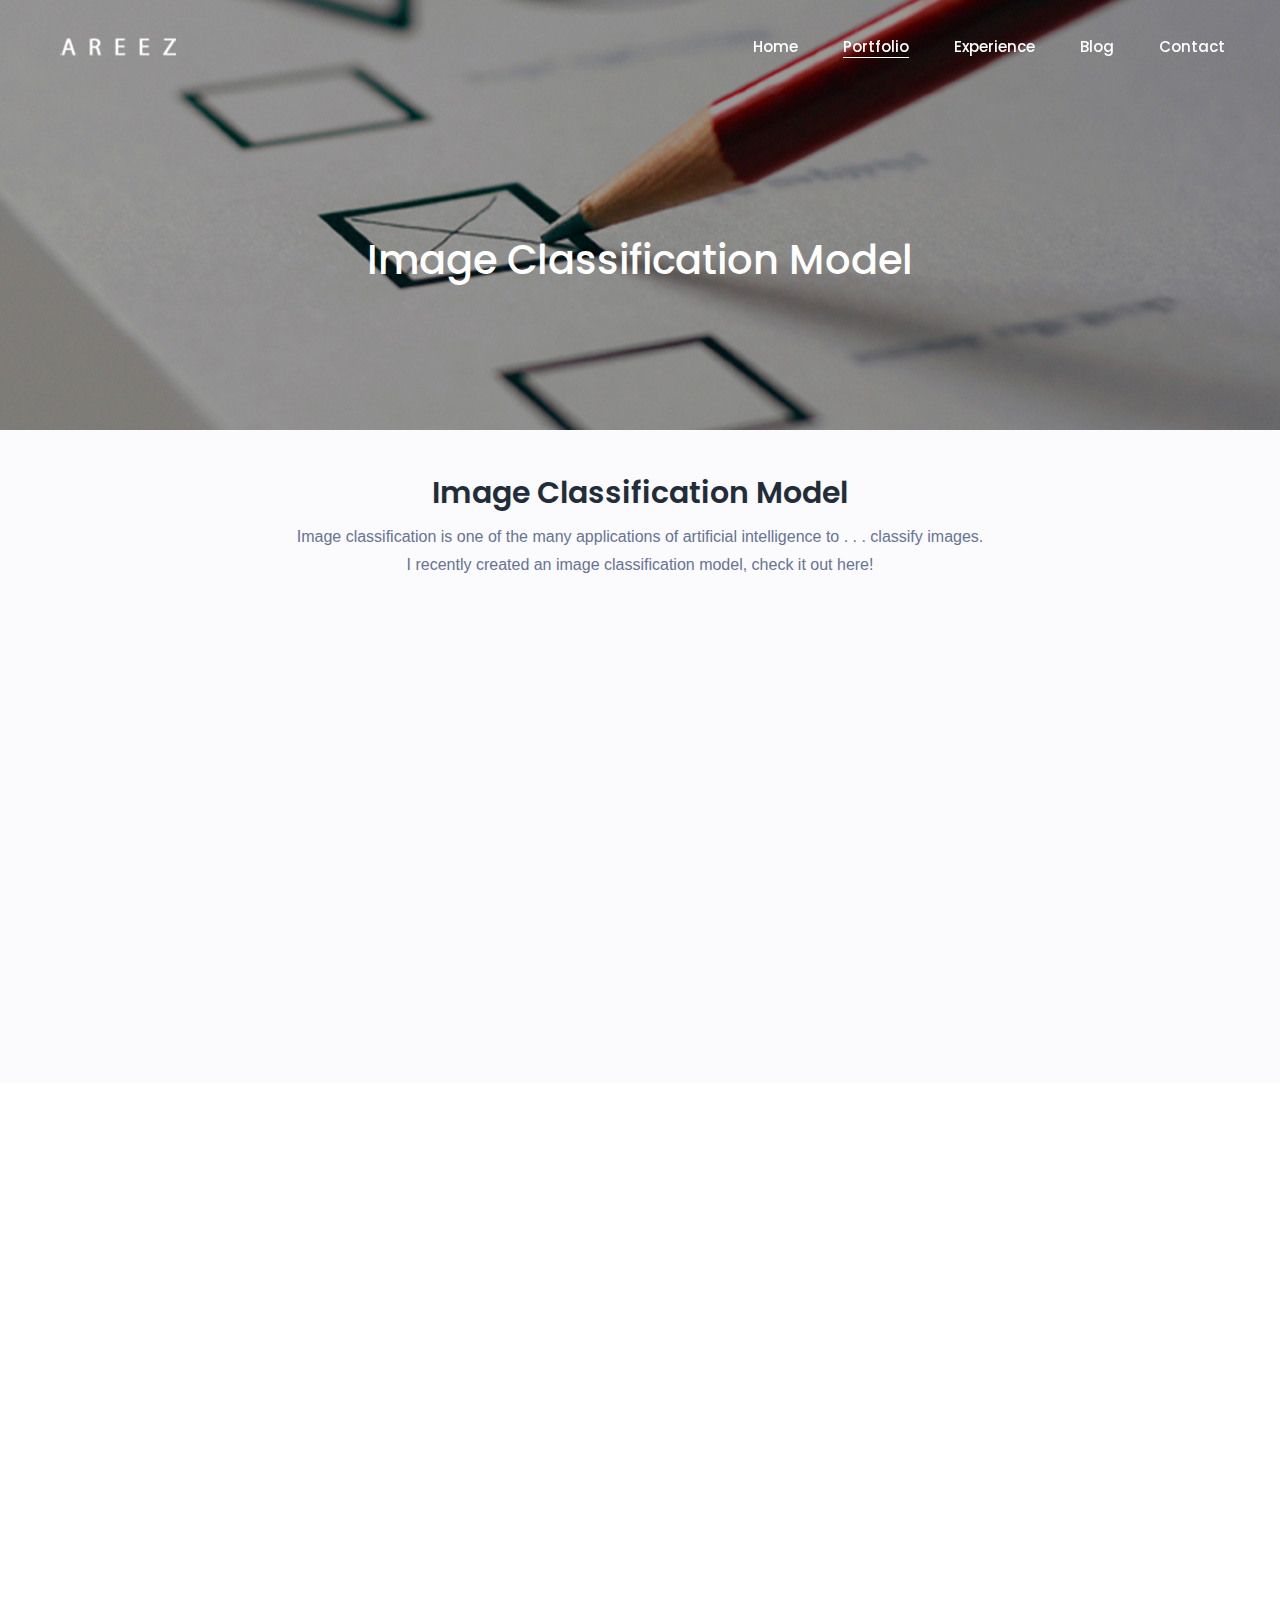
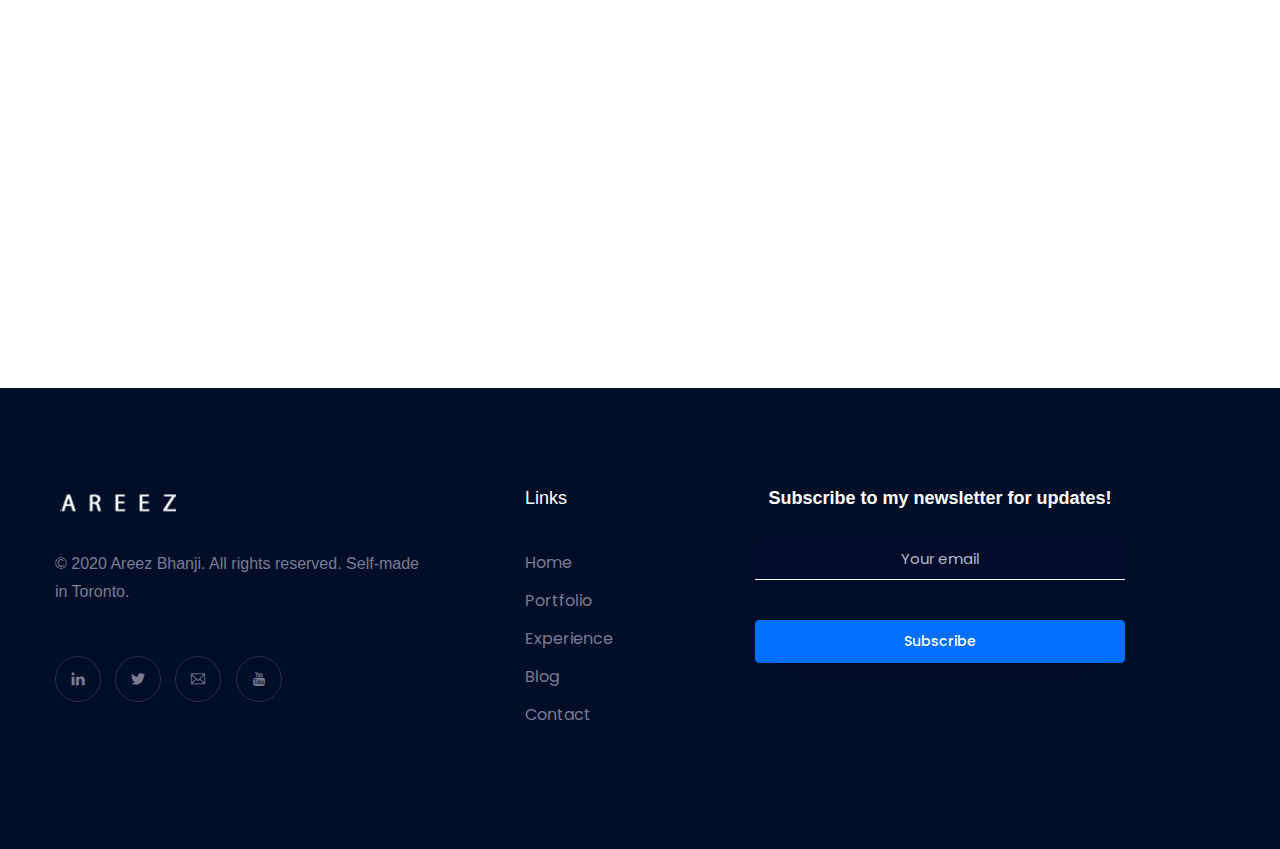
<file: imagemodel.html>
<!doctype html>
<html lang="en">

<head>
    <!-- Required meta tags -->
    <meta charset="utf-8">
    <meta name="viewport" content="width=device-width, initial-scale=1, shrink-to-fit=no">
    <link rel="shortcut icon" href="img/favicon.png" type="image/x-icon">
    <title>Image Classification Model</title>
    <!-- Bootstrap CSS -->
    <link rel="stylesheet" href="css/bootstrap.min.css">
    <link rel="stylesheet" href="vendors/bootstrap-selector/css/bootstrap-select.min.css">
    <!--icon font css-->
    <link rel="stylesheet" href="vendors/themify-icon/themify-icons.css">
    <link rel="stylesheet" href="vendors/font-awesome/css/all.css">
    <link rel="stylesheet" href="vendors/flaticon/flaticon.css">
    <link rel="stylesheet" href="vendors/animation/animate.css">
    <link rel="stylesheet" href="vendors/owl-carousel/assets/owl.carousel.min.css">
    <link rel="stylesheet" href="vendors/magnify-pop/magnific-popup.css">
    <link rel="stylesheet" href="vendors/nice-select/nice-select.css">
    <link rel="stylesheet" href="vendors/scroll/jquery.mCustomScrollbar.min.css">
    <link rel="stylesheet" href="vendors/elagent/style.css">
    <link rel="stylesheet" href="css/style.css">
    <link rel="stylesheet" href="css/responsive.css">
</head>

<body>
  <div id="preloader">
      <div id="ctn-preloader" class="ctn-preloader">
          <div class="animation-preloader">
              <div class="spinner"></div>
              <div class="txt-loading">
                  <span data-text-preloader="A" class="letters-loading">
                      A
                  </span>
                  <span data-text-preloader="R" class="letters-loading">
                      R
                  </span>
                  <span data-text-preloader="E" class="letters-loading">
                      E
                  </span>
                  <span data-text-preloader="E" class="letters-loading">
                      E
                  </span>
                  <span data-text-preloader="Z" class="letters-loading">
                      Z
                  </span>
              </div>
          </div>
          <div class="loader">
              <div class="row">
                  <div class="col-3 loader-section section-left">
                      <div class="bg"></div>
                  </div>
                  <div class="col-3 loader-section section-left">
                      <div class="bg"></div>
                  </div>
                  <div class="col-3 loader-section section-right">
                      <div class="bg"></div>
                  </div>
                  <div class="col-3 loader-section section-right">
                      <div class="bg"></div>
                  </div>
              </div>
          </div>
      </div>
  </div>
  <header class="header_area">
      <nav class="navbar navbar-expand-lg menu_one menu_four">
          <div class="container">
              <a class="navbar-brand sticky_logo" href="index.html"><img src="img/logo2.png" srcset="img/logo2x-2.png 2x" alt="logo"><img src="img/logo.png" srcset="img/logo2x.png 2x" alt="logo"></a>
              <button class="navbar-toggler collapsed" type="button" data-toggle="collapse" data-target="#navbarSupportedContent" aria-controls="navbarSupportedContent" aria-expanded="false" aria-label="Toggle navigation">
                  <span class="menu_toggle">
                      <span class="hamburger">
                          <span></span>
                          <span></span>
                          <span></span>
                      </span>
                      <span class="hamburger-cross">
                          <span></span>
                          <span></span>
                      </span>
                  </span>
              </button>

              <div class="collapse navbar-collapse justify-content-end" id="navbarSupportedContent">
                  <ul class="navbar-nav menu w_menu">
                      <li class="nav-item"><a class="nav-link" href="index.html" role="button" aria-haspopup="true" aria-expanded="false">Home</a></li>
                      <li class="nav-item active"><a title="Portfolio" class="nav-link" role="button" aria-haspopup="true" aria-expanded="false" href="portfolio.html">Portfolio</a></li>
                      <li class="nav-item"><a title="Experience" class="nav-link" role="button" aria-haspopup="true" aria-expanded="false" href="experience.html">Experience</a></li>
                      <li class="nav-item"><a title="Blog" class="nav-link" role="button" aria-haspopup="true" aria-expanded="false" href="blog.html">Blog</a></li>
                      <li class="nav-item"><a title="Contact" class="nav-link" role="button" aria-haspopup="true" aria-expanded="false" href="contact.html">Contact</a></li>
                  </ul>
              </div>
          </div>
      </nav>
  </header>

    <section class="breadcrumb_area" style="background-image: url('img/voting.jpg'); background-position:  center center; background-repeat: no-repeat; background-size: cover;">
        <div class="container">
            <div class="breadcrumb_content text-center">
                <h1 class="f_p f_size_70 w_color l_height50 mb_20">Image Classification Model</h1>

            </div>
        </div>
    </section>


    <section class="video_area bg_color pt_120 pb_40">
        <div class="container">
            <div class="sec_title text-center mb_70">
                <h2 class="f_p f_size_30 l_height45 f_600 t_color3">Image Classification Model</h2>
                <p class="f_400 f_size_16 mb_70">Image classification is one of the many applications of artificial intelligence to . . . classify images. <br>I recently created an image classification model, check it out here!</p>
                <iframe width="560" height="315" src="https://www.youtube.com/embed/AO-qRMYoyuM" frameborder="0" allow="accelerometer; autoplay; encrypted-media; gyroscope; picture-in-picture" allowfullscreen></iframe>

            </div>

        </div>
    </section>


    <section class="app_service_area pb_200">
        <div class="container">
            <div class="sec_title text-center mb_70">
                <h2 class="f_p f_size_30 l_height30 f_600 t_color3 mb_20 wow fadeInUp">How it works.</h2>
                <p class="f_400 f_size_16 wow fadeInUp" data-wow-delay="0.2s">An explanation of how I trained a neural<br>network to classify images.</p>
            </div>
            <div class="row app_service_info">
                <div class="col-lg-4">
                    <div class="app_service_item wow fadeInUp" data-wow-delay="0.2s">
                        <i class="ti-pencil-alt app_icon one"></i>
                        <h5 class="f_p f_size_18 f_600 t_color3 mt_40 mb-30">Transfer Learning</h5>
                        <p class="f_400 f_size_15 mb-30">Transfer learning is the process of training a model to complete a task it was not originally trained to do. I used transfer learning to retrain the Inception v3 model to identify Darth Vader, Count Dooku, Darth Maul, Kylo Ren, and Darth Sidious.</p>
                    </div>
                </div>
                <div class="col-lg-4">
                    <div class="app_service_item wow fadeInUp" data-wow-delay="0.4s">
                        <i class="ti-settings app_icon one"></i>
                        <h5 class="f_p f_size_18 f_600 t_color3 mt_40 mb-30">Image Classification</h5>
                        <p class="f_400 f_size_15 mb-30">When looking at a picture, a human can easily identify objects. Computers, on the other hand, see numbers. Every pixel of an image is just its RGB value, so it is really complicated for a computer to see things like lines, shapes, edges, etc.</p>
                    </div>
                </div>
                <div class="col-lg-4">
                    <div class="app_service_item wow fadeInUp" data-wow-delay="0.6s">
                        <i class="ti-panel app_icon one"></i>
                        <h5 class="f_p f_size_18 f_600 t_color3 mt_40 mb-30">Neural Network</h5>
                        <p class="f_400 f_size_15 mb-30">A convolutional neural network, or CNN, works by going over data over and over, in a process known as a convolution. This is very useful in image classification as convoluting over an image over and over lets a computer identify distinct features of an object.</p>
                    </div>
                </div>
            </div>
        </div>
    </section>



    <footer class="footer_area h_footer_dark h_footer_dark_two">
        <div class="container">
            <div class="row">
                <div class="col-lg-4 col-md-6">
                    <div class="f_widget dark_widget company_widget">
                        <a href="index.html" class="f-logo"><img src="img/logo2.png" alt=""></a>
                        <p>© 2020 Areez Bhanji. All rights reserved. Self-made in Toronto.</p>
                        <div class="f_social_icon">
                            <a href="https://www.linkedin.com/in/areez-bhanji/" class="ti-linkedin"></a>
                            <a href="https://twitter.com/areez_bhanji" class="ti-twitter-alt"></a>
                            <a href="mailto:areezbhanji@gmail.com" class="ti-email"></a>
                            <a href="https://www.youtube.com/channel/UCDBmRhKKYs-s5QnUMrHq3yg" class="ti-youtube"></a>
                        </div>
                    </div>
                </div>
                <div class="col-lg-3 col-md-6">
                    <div class="f_widget dark_widget about-widget pl_70">
                        <h3 class="f-title f_500 t_color f_size_18 mb_40">Links</h3>
                        <ul class="list-unstyled f_list">
                            <li><a href="index.html">Home</a></li>
                            <li><a href="portfolio.html">Portfolio</a></li>
                            <li><a href="experience.html">Experience</a></li>
                            <li><a href="blog.html">Blog</a></li>
                            <li><a href="contact.html">Contact</a></li>
                        </ul>
                    </div>
                </div>
                <div class="col-lg-4 col-md-3">
                    <div class="subscribe_form_info s_form_info_two text-center">
                        <h2 class="f_600 f_size_18 w_color mb-30">Subscribe to my newsletter for updates!</h2>
                        <form action="#" class="subscribe-form">
                            <input type="text" class="form-control" placeholder="Your email">
                            <button type="submit" class="btn_hover btn_four mt_40">Subscribe</button>
                        </form>
                    </div>
                </div>
            </div>
        </div>
    </footer>
    <!-- Optional JavaScript -->
    <!-- jQuery first, then Popper.js, then Bootstrap JS -->
    <script src="js/jquery-3.2.1.min.js"></script>
    <script src="js/propper.js"></script>
    <script src="js/bootstrap.min.js"></script>
    <script src="vendors/wow/wow.min.js"></script>
    <script src="vendors/sckroller/jquery.parallax-scroll.js"></script>
    <script src="vendors/owl-carousel/owl.carousel.min.js"></script>
    <script src="vendors/imagesloaded/imagesloaded.pkgd.min.js"></script>
    <script src="vendors/isotope/isotope-min.js"></script>
    <script src="vendors/magnify-pop/jquery.magnific-popup.min.js"></script>
    <script src="vendors/scroll/jquery.mCustomScrollbar.concat.min.js"></script>
    <script src="js/plugins.js"></script>
    <script src="js/main.js"></script>
</body>

</html>
</file>
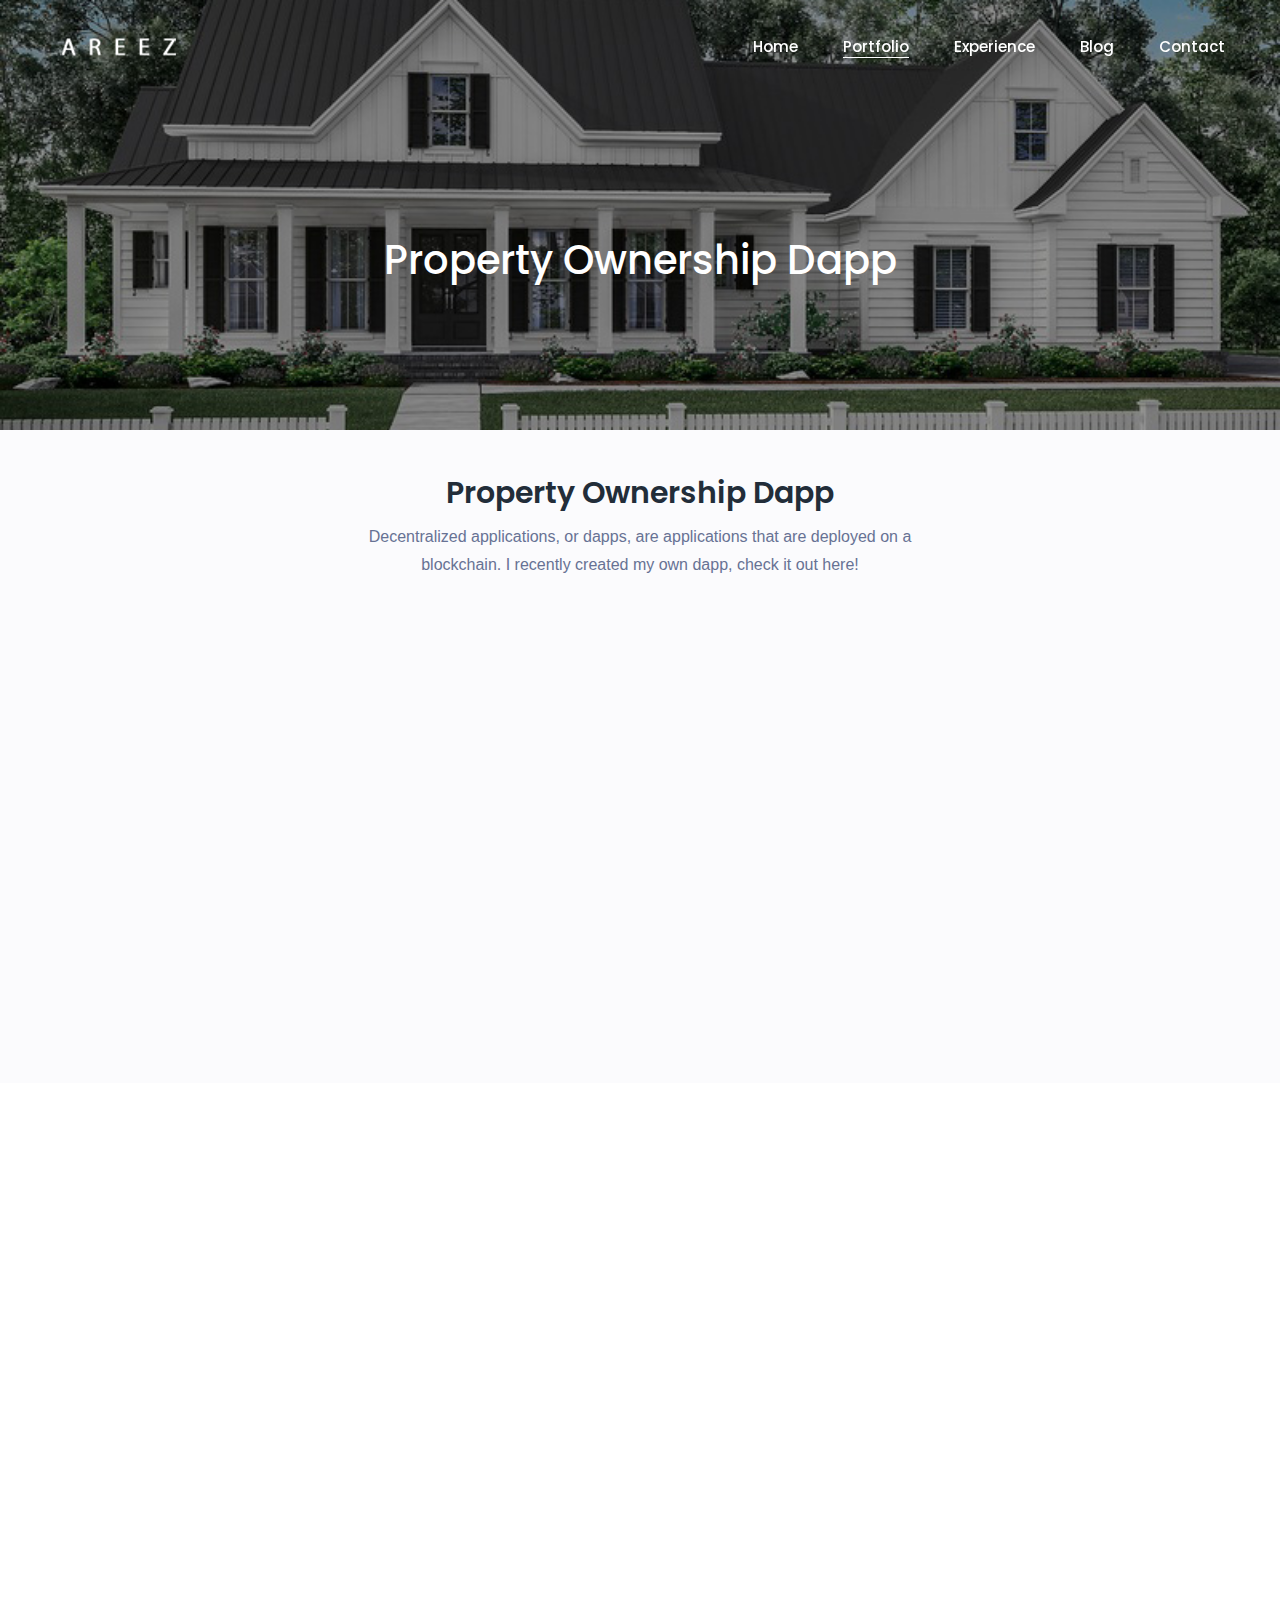
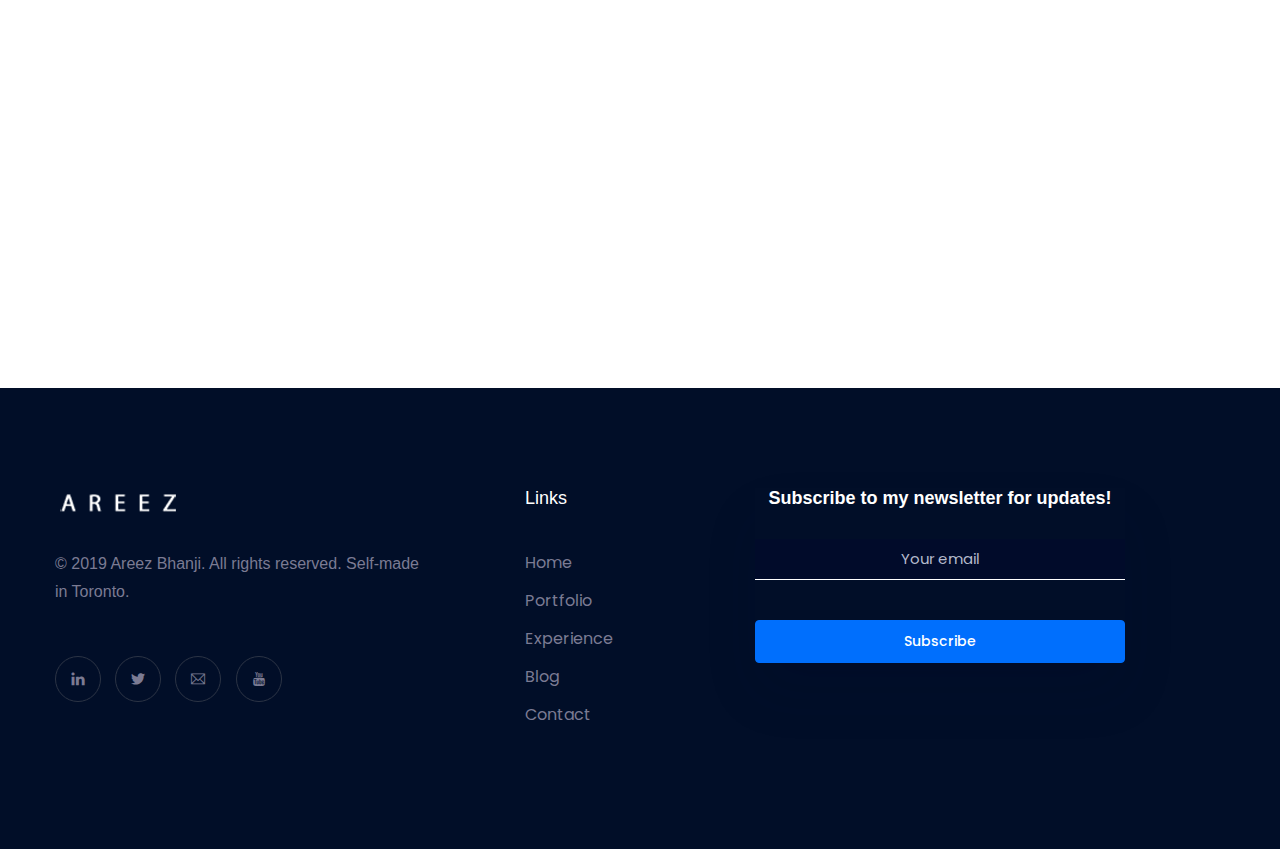
<file: podapp.html>
<!doctype html>
<html lang="en">

<head>
    <!-- Required meta tags -->
    <meta charset="utf-8">
    <meta name="viewport" content="width=device-width, initial-scale=1, shrink-to-fit=no">
    <link rel="shortcut icon" href="img/favicon.png" type="image/x-icon">
    <title>Property Ownership Dapp</title>
    <!-- Bootstrap CSS -->
    <link rel="stylesheet" href="css/bootstrap.min.css">
    <link rel="stylesheet" href="vendors/bootstrap-selector/css/bootstrap-select.min.css">
    <!--icon font css-->
    <link rel="stylesheet" href="vendors/themify-icon/themify-icons.css">
    <link rel="stylesheet" href="vendors/font-awesome/css/all.css">
    <link rel="stylesheet" href="vendors/flaticon/flaticon.css">
    <link rel="stylesheet" href="vendors/animation/animate.css">
    <link rel="stylesheet" href="vendors/owl-carousel/assets/owl.carousel.min.css">
    <link rel="stylesheet" href="vendors/magnify-pop/magnific-popup.css">
    <link rel="stylesheet" href="vendors/nice-select/nice-select.css">
    <link rel="stylesheet" href="vendors/scroll/jquery.mCustomScrollbar.min.css">
    <link rel="stylesheet" href="vendors/elagent/style.css">
    <link rel="stylesheet" href="css/style.css">
    <link rel="stylesheet" href="css/responsive.css">
</head>

<body>
  <div id="preloader">
      <div id="ctn-preloader" class="ctn-preloader">
          <div class="animation-preloader">
              <div class="spinner"></div>
              <div class="txt-loading">
                  <span data-text-preloader="A" class="letters-loading">
                      A
                  </span>
                  <span data-text-preloader="R" class="letters-loading">
                      R
                  </span>
                  <span data-text-preloader="E" class="letters-loading">
                      E
                  </span>
                  <span data-text-preloader="E" class="letters-loading">
                      E
                  </span>
                  <span data-text-preloader="Z" class="letters-loading">
                      Z
                  </span>
              </div>
          </div>
          <div class="loader">
              <div class="row">
                  <div class="col-3 loader-section section-left">
                      <div class="bg"></div>
                  </div>
                  <div class="col-3 loader-section section-left">
                      <div class="bg"></div>
                  </div>
                  <div class="col-3 loader-section section-right">
                      <div class="bg"></div>
                  </div>
                  <div class="col-3 loader-section section-right">
                      <div class="bg"></div>
                  </div>
              </div>
          </div>
      </div>
  </div>
  <header class="header_area">
      <nav class="navbar navbar-expand-lg menu_one menu_four">
          <div class="container">
              <a class="navbar-brand sticky_logo" href="index.html"><img src="img/logo2.png" srcset="img/logo2x-2.png 2x" alt="logo"><img src="img/logo.png" srcset="img/logo2x.png 2x" alt="logo"></a>
              <button class="navbar-toggler collapsed" type="button" data-toggle="collapse" data-target="#navbarSupportedContent" aria-controls="navbarSupportedContent" aria-expanded="false" aria-label="Toggle navigation">
                  <span class="menu_toggle">
                      <span class="hamburger">
                          <span></span>
                          <span></span>
                          <span></span>
                      </span>
                      <span class="hamburger-cross">
                          <span></span>
                          <span></span>
                      </span>
                  </span>
              </button>

              <div class="collapse navbar-collapse justify-content-end" id="navbarSupportedContent">
                  <ul class="navbar-nav menu w_menu">
                      <li class="nav-item"><a class="nav-link" href="index.html" role="button" aria-haspopup="true" aria-expanded="false">Home</a></li>
                      <li class="nav-item active"><a title="Portfolio" class="nav-link" role="button" aria-haspopup="true" aria-expanded="false" href="portfolio.html">Portfolio</a></li>
                      <li class="nav-item"><a title="Experience" class="nav-link" role="button" aria-haspopup="true" aria-expanded="false" href="experience.html">Experience</a></li>
                      <li class="nav-item"><a title="Blog" class="nav-link" role="button" aria-haspopup="true" aria-expanded="false" href="blog.html">Blog</a></li>
                      <li class="nav-item"><a title="Contact" class="nav-link" role="button" aria-haspopup="true" aria-expanded="false" href="contact.html">Contact</a></li>
                  </ul>
              </div>
          </div>
      </nav>
  </header>

    <section class="breadcrumb_area" style="background-image: url('img/podapp.jpg'); background-position:  center center; background-repeat: no-repeat; background-size: cover;">
        <div class="container">
            <div class="breadcrumb_content text-center">
                <h1 class="f_p f_size_70 w_color l_height50 mb_20">Property Ownership Dapp</h1>

            </div>
        </div>
    </section>


    <section class="video_area bg_color pt_120 pb_40">
        <div class="container">
            <div class="sec_title text-center mb_70">
                <h2 class="f_p f_size_30 l_height45 f_600 t_color3">Property Ownership Dapp</h2>
                <p class="f_400 f_size_16 mb_70">Decentralized applications, or dapps, are applications that are deployed on a <br> blockchain. I recently created my own dapp, check it out here!</p>
                <iframe width="560" height="315" src="https://www.youtube.com/embed/j_-eTxvRIDM" frameborder="0" allow="accelerometer; autoplay; encrypted-media; gyroscope; picture-in-picture" allowfullscreen></iframe>

            </div>

        </div>
    </section>


    <section class="app_service_area pb_200">
        <div class="container">
            <div class="sec_title text-center mb_70">
                <h2 class="f_p f_size_30 l_height30 f_600 t_color3 mb_20 wow fadeInUp">How it works.</h2>
                <p class="f_400 f_size_16 wow fadeInUp" data-wow-delay="0.2s">An explanation of how I built my own decentralized <br> application to simplify property ownership.</p>
            </div>
            <div class="row app_service_info">
                <div class="col-lg-4">
                    <div class="app_service_item wow fadeInUp" data-wow-delay="0.2s">
                        <i class="ti-panel app_icon one"></i>
                        <h5 class="f_p f_size_18 f_600 t_color3 mt_40 mb-30">Stopping Double-Spending</h5>
                        <p class="f_400 f_size_15 mb-30">Every time someone transfers a property, the property's owner is changed to the new owner in a mapping. Whenever someone tries to transfer a property, the program makes sure that their account address is listed as the owner of this property.</p>
                    </div>
                </div>
                <div class="col-lg-4">
                    <div class="app_service_item wow fadeInUp" data-wow-delay="0.4s">
                        <i class="ti-settings app_icon one"></i>
                        <h5 class="f_p f_size_18 f_600 t_color3 mt_40 mb-30">Immutable Records</h5>
                        <p class="f_400 f_size_15 mb-30">Properties, their owners, and how many properties addresses own are all stored on the blockchain. This keeps these records safe from hacking or anything that could change the records other than a regular transfer or allotment of property.</p>
                    </div>
                </div>
                <div class="col-lg-4">
                    <div class="app_service_item wow fadeInUp" data-wow-delay="0.6s">
                        <i class="ti-pencil-alt app_icon one"></i>
                        <h5 class="f_p f_size_18 f_600 t_color3 mt_40 mb-30">Easy to Transfer</h5>
                        <p class="f_400 f_size_15 mb-30">The dapp has a simple interface that allows you to allot and transfer properties by simply copying and pasting the address of the person you want to transfer the property to and the name of the property. Results are displayed almost immediately.</p>
                    </div>
                </div>
            </div>
        </div>
    </section>



    <footer class="footer_area h_footer_dark h_footer_dark_two">
        <div class="container">
            <div class="row">
                <div class="col-lg-4 col-md-6">
                    <div class="f_widget dark_widget company_widget">
                        <a href="index.html" class="f-logo"><img src="img/logo2.png" alt=""></a>
                        <p>© 2019 Areez Bhanji. All rights reserved. Self-made in Toronto.</p>
                        <div class="f_social_icon">
                            <a href="https://www.linkedin.com/in/areez-bhanji/" class="ti-linkedin"></a>
                            <a href="https://twitter.com/areez_bhanji" class="ti-twitter-alt"></a>
                            <a href="mailto:areezbhanji@gmail.com" class="ti-email"></a>
                            <a href="https://www.youtube.com/channel/UCDBmRhKKYs-s5QnUMrHq3yg" class="ti-youtube"></a>
                        </div>
                    </div>
                </div>
                <div class="col-lg-3 col-md-6">
                    <div class="f_widget dark_widget about-widget pl_70">
                        <h3 class="f-title f_500 t_color f_size_18 mb_40">Links</h3>
                        <ul class="list-unstyled f_list">
                            <li><a href="index.html">Home</a></li>
                            <li><a href="portfolio.html">Portfolio</a></li>
                            <li><a href="experience.html">Experience</a></li>
                            <li><a href="blog.html">Blog</a></li>
                            <li><a href="contact.html">Contact</a></li>
                        </ul>
                    </div>
                </div>
                <div class="col-lg-4 col-md-3">
                    <div class="subscribe_form_info s_form_info_two text-center">
                        <h2 class="f_600 f_size_18 w_color mb-30">Subscribe to my newsletter for updates!</h2>
                        <form action="#" class="subscribe-form">
                            <input type="text" class="form-control" placeholder="Your email">
                            <button type="submit" class="btn_hover btn_four mt_40">Subscribe</button>
                        </form>
                    </div>
                </div>
            </div>
        </div>
    </footer>
    <!-- Optional JavaScript -->
    <!-- jQuery first, then Popper.js, then Bootstrap JS -->
    <script src="js/jquery-3.2.1.min.js"></script>
    <script src="js/propper.js"></script>
    <script src="js/bootstrap.min.js"></script>
    <script src="vendors/wow/wow.min.js"></script>
    <script src="vendors/sckroller/jquery.parallax-scroll.js"></script>
    <script src="vendors/owl-carousel/owl.carousel.min.js"></script>
    <script src="vendors/imagesloaded/imagesloaded.pkgd.min.js"></script>
    <script src="vendors/isotope/isotope-min.js"></script>
    <script src="vendors/magnify-pop/jquery.magnific-popup.min.js"></script>
    <script src="vendors/scroll/jquery.mCustomScrollbar.concat.min.js"></script>
    <script src="js/plugins.js"></script>
    <script src="js/main.js"></script>
</body>

</html>
</file>
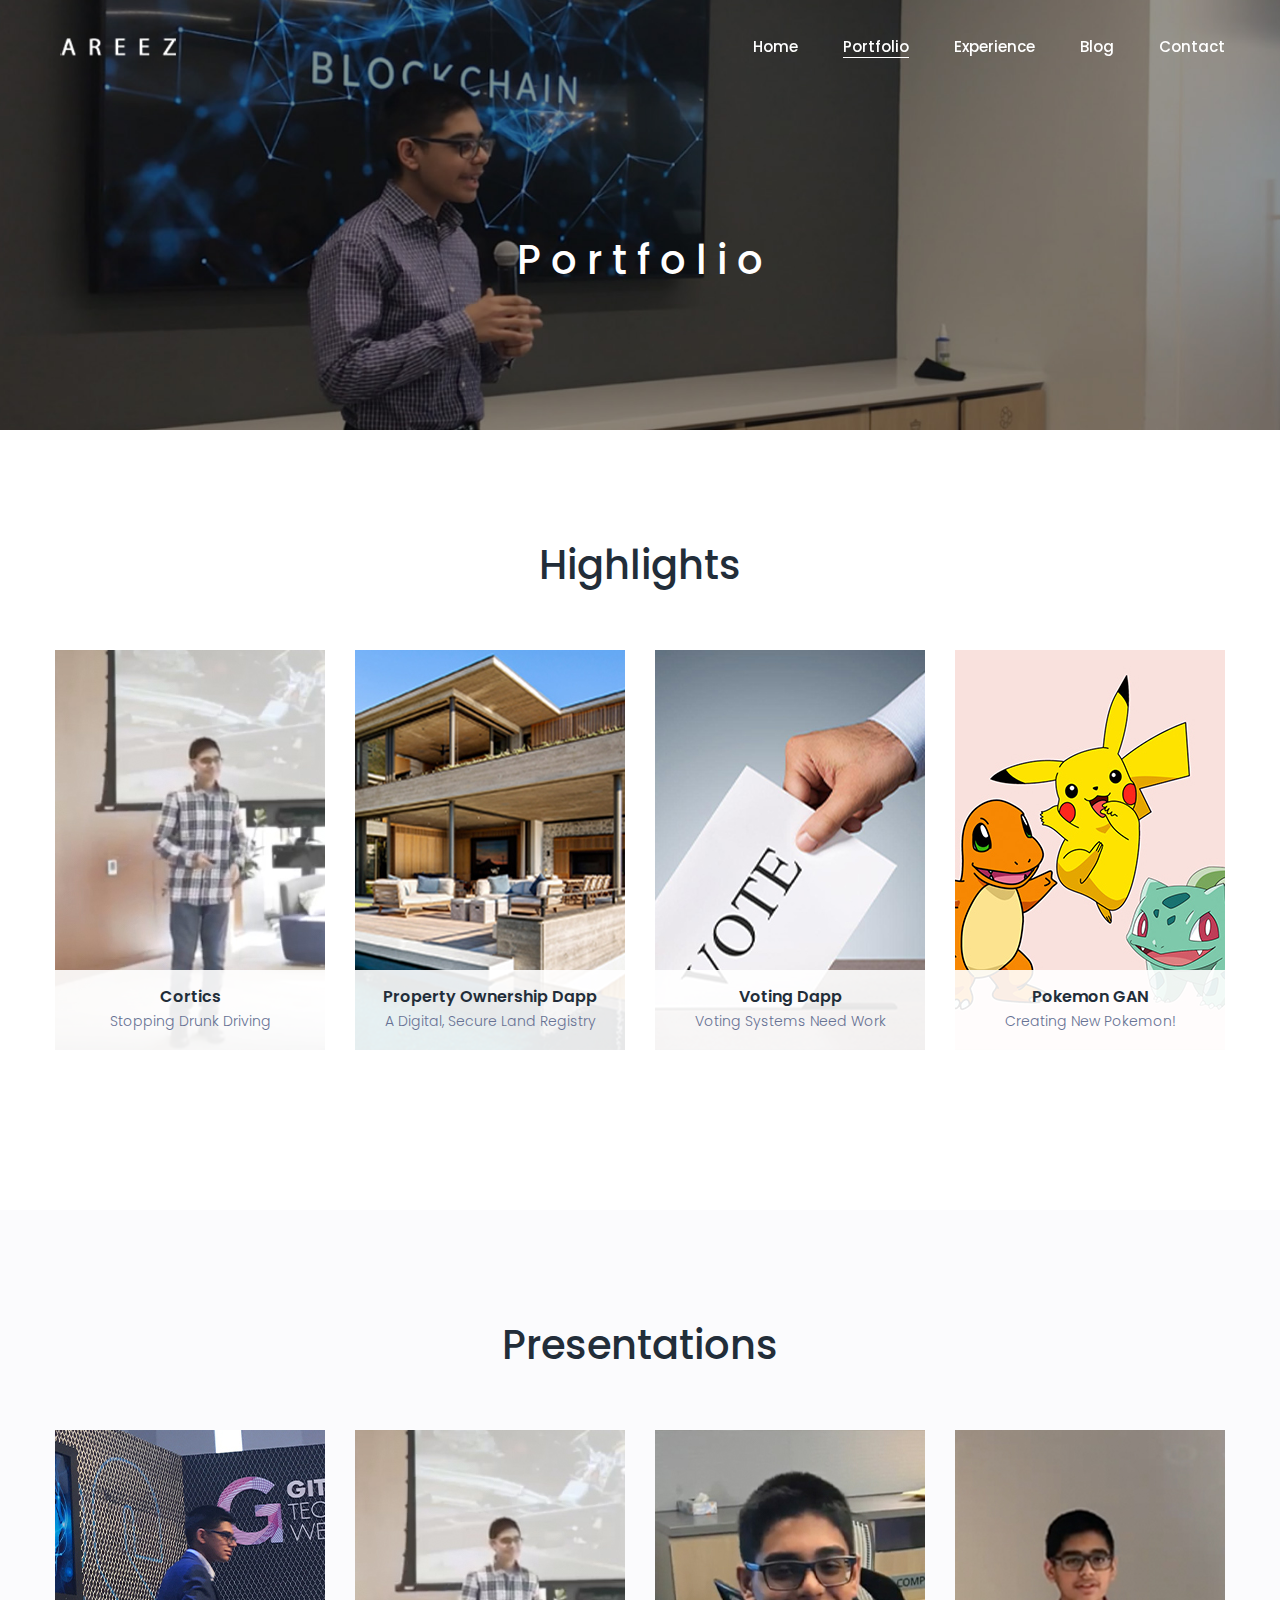
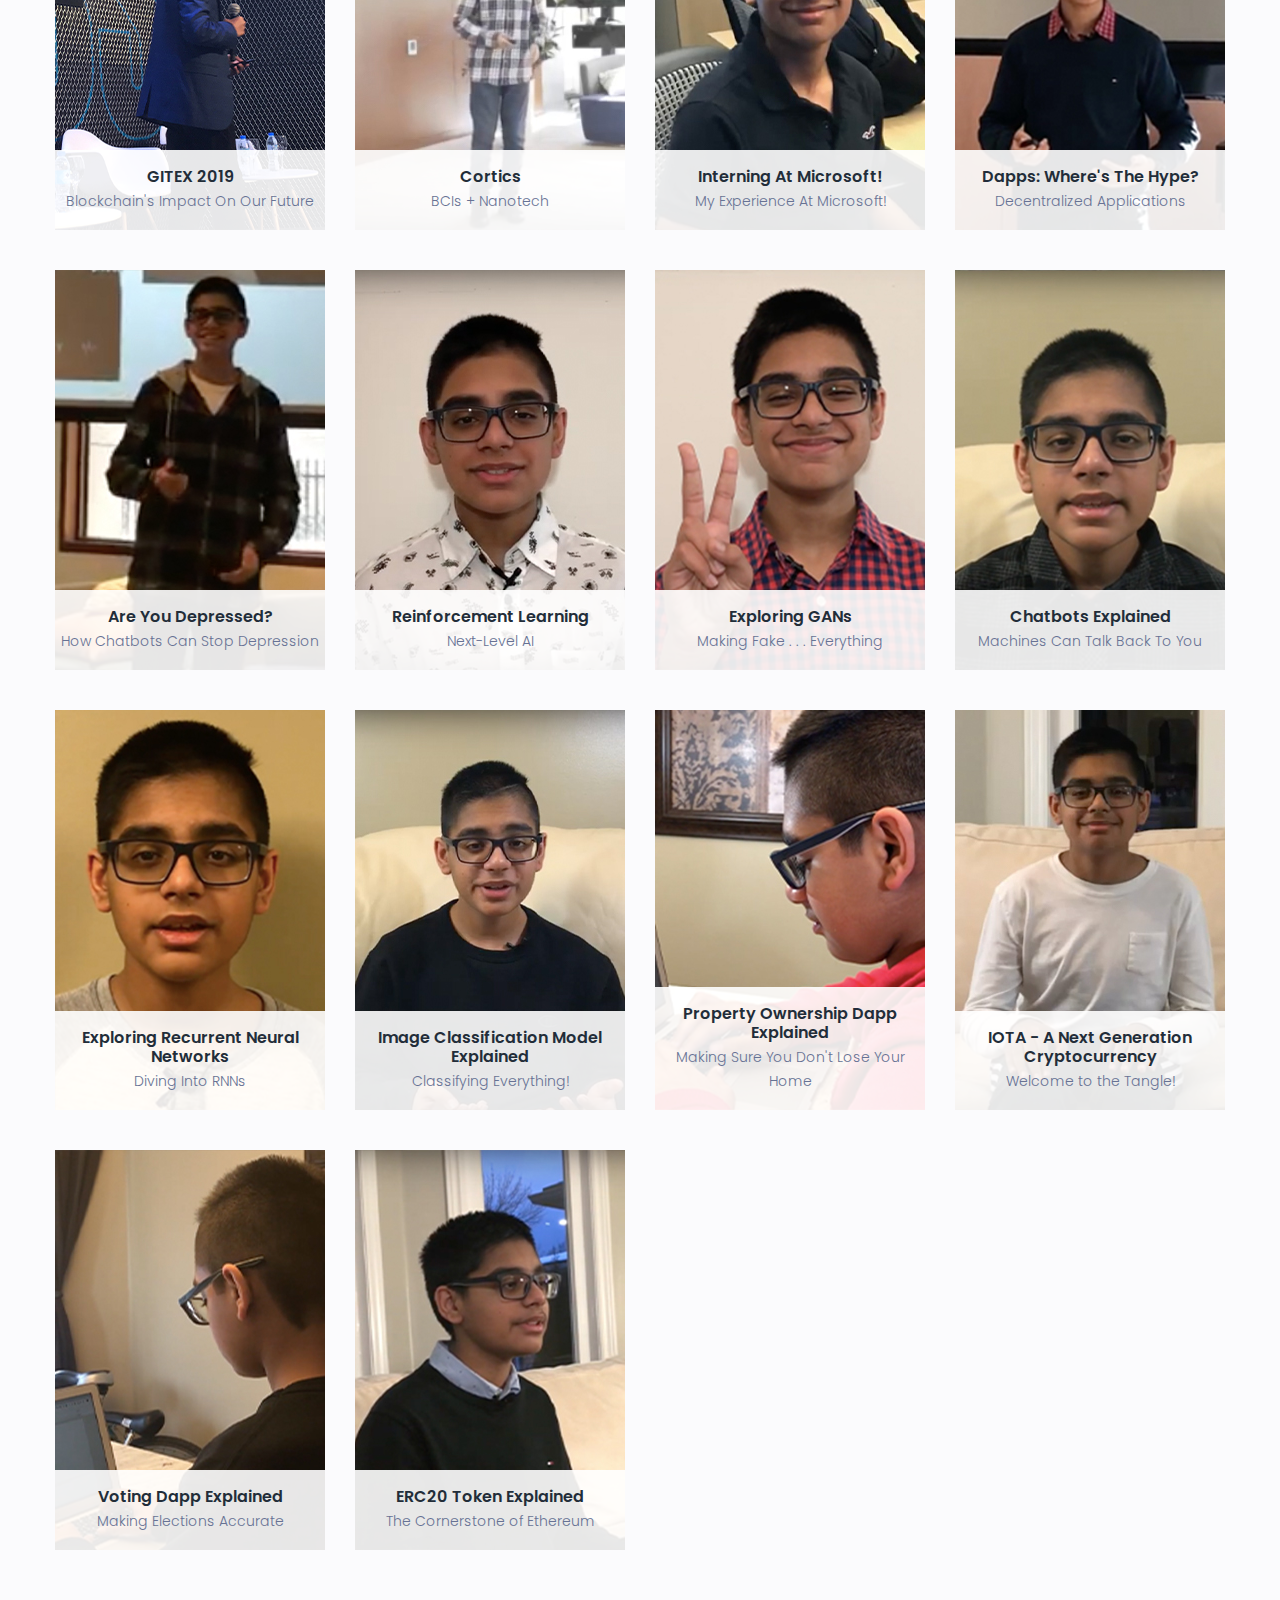
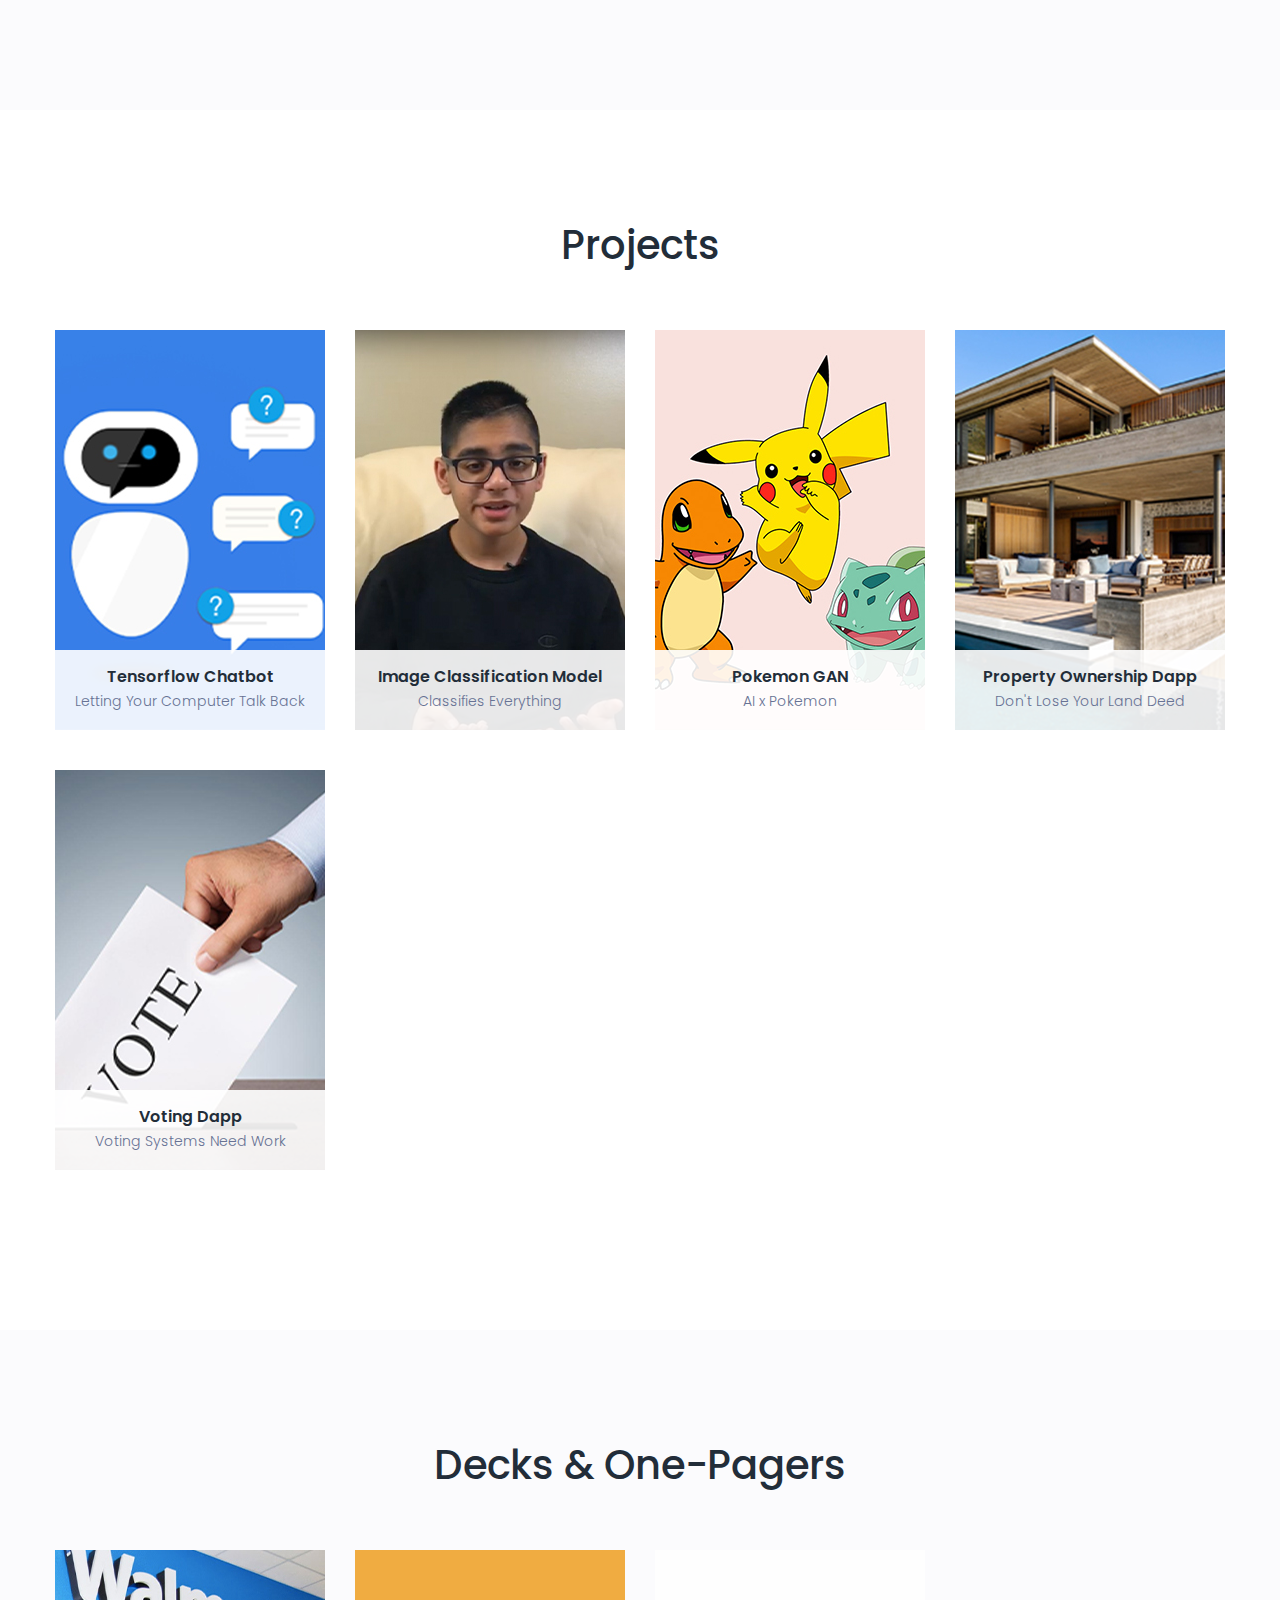
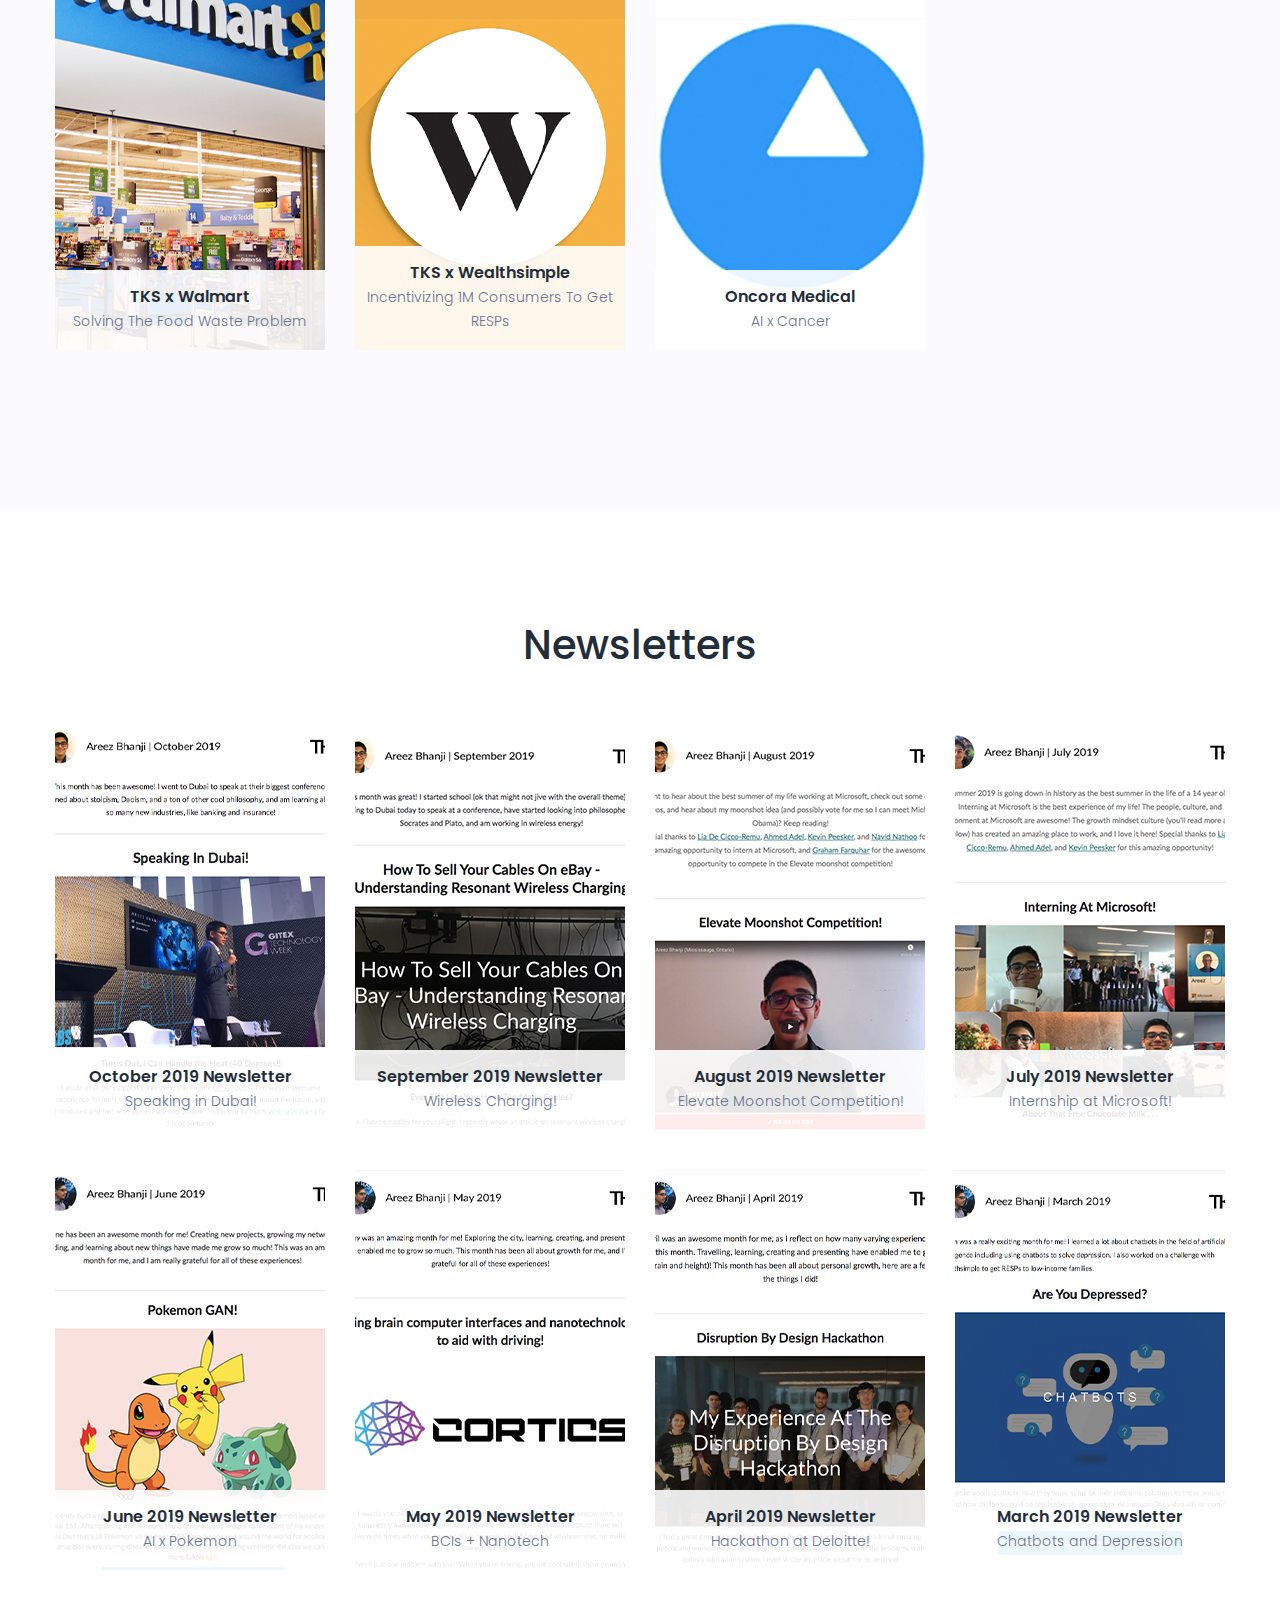
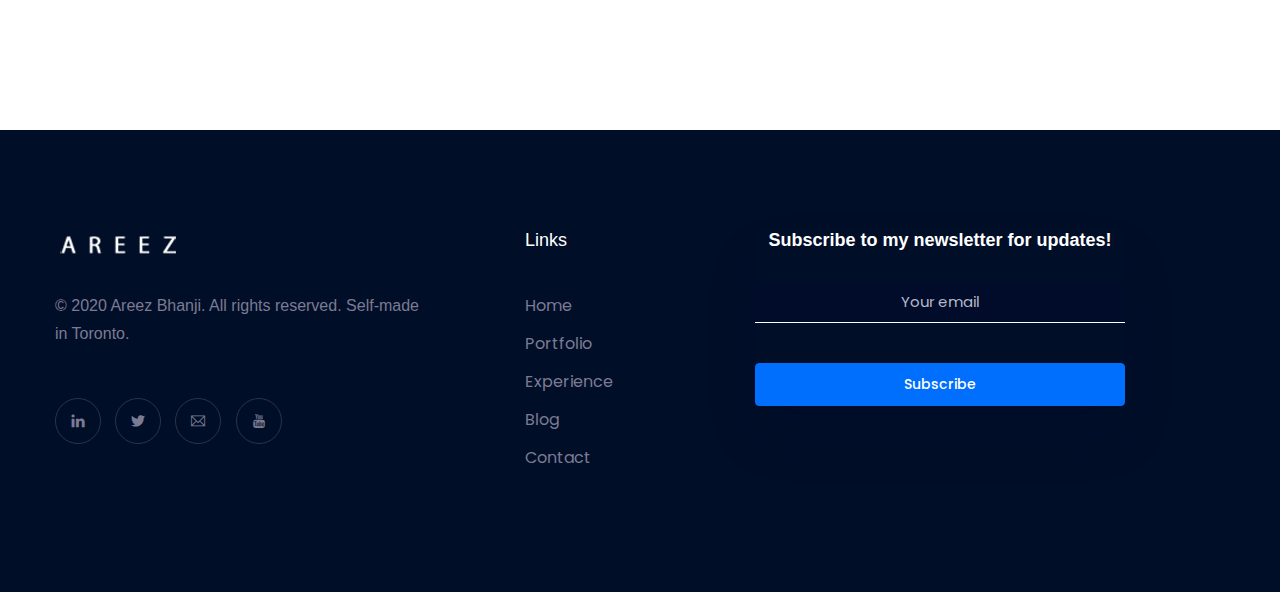
<file: portfolio.html>
<!doctype html>
<html lang="en">

<head>
    <!-- Required meta tags -->
    <meta charset="utf-8">
    <meta name="viewport" content="width=device-width, initial-scale=1, shrink-to-fit=no">
    <link rel="shortcut icon" href="img/favicon.png" type="image/x-icon">
    <title>Portfolio</title>
    <!-- Bootstrap CSS -->
    <link rel="stylesheet" href="css/bootstrap.min.css">
    <link rel="stylesheet" href="vendors/bootstrap-selector/css/bootstrap-select.min.css">
    <!--icon font css-->
    <link rel="stylesheet" href="vendors/themify-icon/themify-icons.css">
    <link rel="stylesheet" href="vendors/font-awesome/css/all.css">
    <link rel="stylesheet" href="vendors/flaticon/flaticon.css">
    <link rel="stylesheet" href="vendors/animation/animate.css">
    <link rel="stylesheet" href="vendors/owl-carousel/assets/owl.carousel.min.css">
    <link rel="stylesheet" href="vendors/magnify-pop/magnific-popup.css">
    <link rel="stylesheet" href="vendors/nice-select/nice-select.css">
    <link rel="stylesheet" href="vendors/scroll/jquery.mCustomScrollbar.min.css">
    <link rel="stylesheet" href="vendors/elagent/style.css">
    <link rel="stylesheet" href="css/style.css">
    <link rel="stylesheet" href="css/responsive.css">
</head>

<body>
  <div id="preloader">
      <div id="ctn-preloader" class="ctn-preloader">
          <div class="animation-preloader">
              <div class="spinner"></div>
              <div class="txt-loading">
                  <span data-text-preloader="A" class="letters-loading">
                      A
                  </span>
                  <span data-text-preloader="R" class="letters-loading">
                      R
                  </span>
                  <span data-text-preloader="E" class="letters-loading">
                      E
                  </span>
                  <span data-text-preloader="E" class="letters-loading">
                      E
                  </span>
                  <span data-text-preloader="Z" class="letters-loading">
                      Z
                  </span>
              </div>
          </div>
          <div class="loader">
              <div class="row">
                  <div class="col-3 loader-section section-left">
                      <div class="bg"></div>
                  </div>
                  <div class="col-3 loader-section section-left">
                      <div class="bg"></div>
                  </div>
                  <div class="col-3 loader-section section-right">
                      <div class="bg"></div>
                  </div>
                  <div class="col-3 loader-section section-right">
                      <div class="bg"></div>
                  </div>
              </div>
          </div>
      </div>
  </div>
  <header class="header_area">
      <nav class="navbar navbar-expand-lg menu_one menu_four">
          <div class="container">
              <a class="navbar-brand sticky_logo" href="index.html"><img src="img/logo2.png" srcset="img/logo2x-2.png 2x" alt="logo"><img src="img/logo.png" srcset="img/logo2x.png 2x" alt="logo"></a>
              <button class="navbar-toggler collapsed" type="button" data-toggle="collapse" data-target="#navbarSupportedContent" aria-controls="navbarSupportedContent" aria-expanded="false" aria-label="Toggle navigation">
                  <span class="menu_toggle">
                      <span class="hamburger">
                          <span></span>
                          <span></span>
                          <span></span>
                      </span>
                      <span class="hamburger-cross">
                          <span></span>
                          <span></span>
                      </span>
                  </span>
              </button>

              <div class="collapse navbar-collapse justify-content-end" id="navbarSupportedContent">
                  <ul class="navbar-nav menu w_menu">
                      <li class="nav-item"><a class="nav-link" href="index.html" role="button" aria-haspopup="true" aria-expanded="false">Home</a></li>
                      <li class="nav-item active"><a title="Portfolio" class="nav-link" role="button" aria-haspopup="true" aria-expanded="false" href="portfolio.html">Portfolio</a></li>
                      <li class="nav-item"><a title="Experience" class="nav-link" role="button" aria-haspopup="true" aria-expanded="false" href="experience.html">Experience</a></li>
                      <li class="nav-item"><a title="Blog" class="nav-link" role="button" aria-haspopup="true" aria-expanded="false" href="blog.html">Blog</a></li>
                      <li class="nav-item"><a title="Contact" class="nav-link" role="button" aria-haspopup="true" aria-expanded="false" href="contact.html">Contact</a></li>
                  </ul>
              </div>
          </div>
      </nav>
  </header>

    <section class="breadcrumb_area" style="background-image: url('img/Img-06.jpg'); background-position:  center center; background-repeat: no-repeat; background-size: cover;">
        <div class="container">
            <div class="breadcrumb_content text-center">
                <h1 class="f_p f_size_70 w_color l_height50 mb_20">P o r t f o l i o</h1>
            </div>
        </div>
    </section>

    <section class="experts_team_area sec_pad">
        <div class="container">
            <div class="sec_title text-center mb_70">
                <h2 class="f_p f_size_40 l_height30 t_color3 mb-30">Highlights</h2>
            </div>
            <div class="row">
                <div class="col-lg-3 col-sm-6">
                    <div class="ex_team_item">
                        <img src="img/areez/portfolio/13.jpg" alt="">
                        <div class="team_content">
                            <a href="https://youtu.be/1vLTTL0SaNg"><h3 class="f_p f_size_16 f_600 t_color3">Cortics</h3></a>
                            <h5>Stopping Drunk Driving</h5>
                        </div>
                        <div class="hover_content">
                            <div class="n_hover_content">
                                <ul class="list-unstyled">
                                    
                                    <li><a href="https://youtu.be/1vLTTL0SaNg"><i class="ti-control-skip-forward"></i></a></li>

                                </ul>
                                <div class="br"></div>
                                <a href="https://youtu.be/1vLTTL0SaNg"><h3 class="f_p f_size_16 f_600 w_color">Cortics</h3></a>
                                <h5>BCIs + Nanotech</h5>
                            </div>
                        </div>
                    </div>
                </div>
                <div class="col-lg-3 col-sm-6">
                    <div class="ex_team_item">
                        <img src="img/areez/portfolio/16.jpg" alt="">
                        <div class="team_content">
                            <a href="podapp.html"><h3 class="f_p f_size_16 f_600 t_color3">Property Ownership Dapp</h3></a>
                            <h5>A Digital, Secure Land Registry</h5>
                        </div>
                        <div class="hover_content">
                            <div class="n_hover_content">
                                <ul class="list-unstyled">
                                    <li><a href="https://www.linkedin.com/pulse/securitys-greatest-innovation-cryptographic-hash-functions-bhanji/"><i class="ti-file"></i></a></li>
                                    <li><a href="https://youtu.be/AO-qRMYoyuM"><i class="ti-control-skip-forward"></i></a></li>
                                    <li><a href="podapp.html"><i class="ti-link"></i></a></li>
                                </ul>
                                <div class="br"></div>
                                <a href="podapp.html"><h3 class="f_p f_size_16 f_600 w_color">Property Ownership Dapp</h3></a>
                                <h5>Blockchain-Powered Tracking System</h5>
                            </div>
                        </div>
                    </div>
                </div>
                <div class="col-lg-3 col-sm-6">
                    <div class="ex_team_item">
                        <img src="img/areez/portfolio/17.jpg" alt="">
                        <div class="team_content">
                            <a href="vdapp.html"><h3 class="f_p f_size_16 f_600 t_color3">Voting Dapp</h3></a>
                            <h5>Voting Systems Need Work</h5>
                        </div>
                        <div class="hover_content">
                            <div class="n_hover_content">
                                <ul class="list-unstyled">
                                    <li><a href="https://www.linkedin.com/pulse/dapps-beyond-abbreviation-areez-bhanji/"><i class="ti-file"></i></a></li>
                                    <li><a href="https://youtu.be/-3PjZAKcXKs"><i class="ti-control-skip-forward"></i></a></li>
                                    <li><a href="vdapp.html"><i class="ti-link"></i></a></li>
                                </ul>
                                <div class="br"></div>
                                <a href="vdapp.html"><h3 class="f_p f_size_16 f_600 w_color">Voting Dapp</h3></a>
                                <h5>Decentralized Voting System</h5>
                            </div>
                        </div>
                    </div>
                </div>
                <div class="col-lg-3 col-sm-6">
                    <div class="ex_team_item">
                        <img src="img/areez/portfolio/18.jpg" alt="">
                        <div class="team_content">
                            <a href="gan.html"><h3 class="f_p f_size_16 f_600 t_color3">Pokemon GAN</h3></a>
                            <h5>Creating New Pokemon!</h5>
                        </div>
                        <div class="hover_content">
                            <div class="n_hover_content">
                                <ul class="list-unstyled">
                                    <li><a href="https://medium.com/@areezbhanji/the-next-picasso-is-technology-fc8eb210e84a"><i class="ti-file"></i></a></li>
                                    <li><a href="https://www.youtube.com/watch?v=owfPnGb_KYE"><i class="ti-control-skip-forward"></i></a></li>
                                    <li><a href="gan.html"><i class="ti-link"></i></a></li>
                                </ul>
                                <div class="br"></div>
                                <a href="gan.html"><h3 class="f_p f_size_16 f_600 w_color">Pokemon GAN</h3></a>
                                <h5>AI x Pokemon</h5>
                            </div>
                        </div>
                    </div>
                </div>
            </div>
        </div>
    </section>



    <section class="experts_team_area sec_pad bg_color">
        <div class="container">
            <div class="sec_title text-center mb_70">
                <h2 class="f_p f_size_40 l_height30 t_color3 mb-30">Presentations</h2>
            </div>
            <div class="row">

                <div class="col-lg-3 col-sm-6">
                    <div class="ex_team_item">
                        <img src="img/areez/portfolio/14.jpg" alt="">
                        <div class="team_content">
                            <a href="https://youtu.be/VpPaTJ1LdCk"><h3 class="f_p f_size_16 f_600 t_color3">GITEX 2019</h3></a>
                            <h5>Blockchain's Impact On Our Future</h5>
                        </div>
                        <div class="hover_content">
                            <div class="n_hover_content">
                                <ul class="list-unstyled">
                                    
                                    <li><a href="https://youtu.be/VpPaTJ1LdCk"><i class="ti-control-skip-forward"></i></a></li>

                                </ul>
                                <div class="br"></div>
                                <a href="https://youtu.be/VpPaTJ1LdCk"><h3 class="f_p f_size_16 f_600 w_color">GITEX 2019</h3></a>
                                <h5>All Things Blockchain</h5>
                            </div>
                        </div>
                    </div>
                </div>
                <div class="col-lg-3 col-sm-6">
                    <div class="ex_team_item">
                        <img src="img/areez/portfolio/13.jpg" alt="">
                        <div class="team_content">
                            <a href="https://youtu.be/1vLTTL0SaNg"><h3 class="f_p f_size_16 f_600 t_color3">Cortics</h3></a>
                            <h5>BCIs + Nanotech</h5>
                        </div>
                        <div class="hover_content">
                            <div class="n_hover_content">
                                <ul class="list-unstyled">
                                    
                                    <li><a href="https://youtu.be/1vLTTL0SaNg"><i class="ti-control-skip-forward"></i></a></li>

                                </ul>
                                <div class="br"></div>
                                <a href="https://youtu.be/1vLTTL0SaNg"><h3 class="f_p f_size_16 f_600 w_color">Cortics</h3></a>
                                <h5>BCIs + Nanotech</h5>
                            </div>
                        </div>
                    </div>
                </div>
                <div class="col-lg-3 col-sm-6">
                    <div class="ex_team_item">
                        <img src="img/areez/portfolio/12.jpg" alt="">
                        <div class="team_content">
                            <a href="https://youtu.be/1zRAC4eItdw"><h3 class="f_p f_size_16 f_600 t_color3">Interning At Microsoft!</h3></a>
                            <h5>My Experience At Microsoft!</h5>
                        </div>
                        <div class="hover_content">
                            <div class="n_hover_content">
                                <ul class="list-unstyled">
                                    <li><a href="https://youtu.be/1zRAC4eItdw"><i class="ti-control-skip-forward"></i></a></li>
                                </ul>
                                <div class="br"></div>
                                <a href="https://youtu.be/1zRAC4eItdw"><h3 class="f_p f_size_16 f_600 w_color">Interning at Microsoft!</h3></a>
                                <h5>My Experience At The Biggest Company On The Planet!</h5>
                            </div>
                        </div>
                    </div>
                </div>
                <div class="col-lg-3 col-sm-6">
                    <div class="ex_team_item">
                        <img src="img/areez/portfolio/8.jpg" alt="">
                        <div class="team_content">
                            <a href="https://youtu.be/HTsTk95iDRI"><h3 class="f_p f_size_16 f_600 t_color3">Dapps: Where's The Hype?</h3></a>
                            <h5>Decentralized Applications</h5>
                        </div>
                        <div class="hover_content">
                            <div class="n_hover_content">
                                <ul class="list-unstyled">
                                    <li><a href="https://youtu.be/HTsTk95iDRI"><i class="ti-control-skip-forward"></i></a></li>
                                </ul>
                                <div class="br"></div>
                                <a href="https://youtu.be/HTsTk95iDRI"><h3 class="f_p f_size_16 f_600 w_color">Dapps: Where's The Hype</h3></a>
                                <h5>Why Are These Overlooked?</h5>
                            </div>
                        </div>
                    </div>
                </div>
                <div class="col-lg-3 col-sm-6">
                    <div class="ex_team_item">
                        <img src="img/areez/portfolio/11.jpg" alt="">
                        <div class="team_content">
                            <a href="https://youtu.be/ehkIZAOmVWM"><h3 class="f_p f_size_16 f_600 t_color3">Are You Depressed?</h3></a>
                            <h5>How Chatbots Can Stop Depression</h5>
                        </div>
                        <div class="hover_content">
                            <div class="n_hover_content">
                                <ul class="list-unstyled">
                                    <li><a href="https://youtu.be/ehkIZAOmVWM"><i class="ti-control-skip-forward"></i></a></li>
                                </ul>
                                <div class="br"></div>
                                <a href="https://youtu.be/ehkIZAOmVWM"><h3 class="f_p f_size_16 f_600 w_color">Are You Depressed?</h3></a>
                                <h5>Chatbots x Depression</h5>
                            </div>
                        </div>
                    </div>
                </div>
                <div class="col-lg-3 col-sm-6">
                    <div class="ex_team_item">
                        <img src="img/areez/portfolio/10.jpg" alt="">
                        <div class="team_content">
                            <a href="https://youtu.be/Q5dz9Fjzras"><h3 class="f_p f_size_16 f_600 t_color3">Reinforcement Learning</h3></a>
                            <h5>Next-Level AI</h5>
                        </div>
                        <div class="hover_content">
                            <div class="n_hover_content">
                                <ul class="list-unstyled">
                                    <li><a href="https://youtu.be/Q5dz9Fjzras"><i class="ti-control-skip-forward"></i></a></li>
                                </ul>
                                <div class="br"></div>
                                <a href="https://youtu.be/Q5dz9Fjzras"><h3 class="f_p f_size_16 f_600 w_color">Reinforcement Learning</h3></a>
                                <h5>Turns Training Into a Video Game!</h5>
                            </div>
                        </div>
                    </div>
                </div>
                <div class="col-lg-3 col-sm-6">
                    <div class="ex_team_item">
                        <img src="img/areez/portfolio/1.jpg" alt="">
                        <div class="team_content">
                            <a href="https://youtu.be/owfPnGb_KYE"><h3 class="f_p f_size_16 f_600 t_color3">Exploring GANs</h3></a>
                            <h5>Making Fake . . . Everything</h5>
                        </div>
                        <div class="hover_content">
                            <div class="n_hover_content">
                                <ul class="list-unstyled">
                                    <li><a href="https://youtu.be/owfPnGb_KYE"><i class="ti-control-skip-forward"></i></a></li>
                                </ul>
                                <div class="br"></div>
                                <a href="https://youtu.be/owfPnGb_KYE"><h3 class="f_p f_size_16 f_600 w_color">Exploring GANs</h3></a>
                                <h5>Making Fake Data To Make More GANs . . .</h5>
                            </div>
                        </div>
                    </div>
                </div>
                <div class="col-lg-3 col-sm-6">
                    <div class="ex_team_item">
                        <img src="img/areez/portfolio/3.jpg" alt="">
                        <div class="team_content">
                            <a href="https://youtu.be/9MlK5AMSw2I"><h3 class="f_p f_size_16 f_600 t_color3">Chatbots Explained</h3></a>
                            <h5>Machines Can Talk Back To You</h5>
                        </div>
                        <div class="hover_content">
                            <div class="n_hover_content">
                                <ul class="list-unstyled">
                                    <li><a href="https://youtu.be/9MlK5AMSw2I"><i class="ti-control-skip-forward"></i></a></li>
                                </ul>
                                <div class="br"></div>
                                <a href="https://youtu.be/9MlK5AMSw2I"><h3 class="f_p f_size_16 f_600 w_color">Chatbots Explained</h3></a>
                                <h5>Yes, Like Siri</h5>
                            </div>
                        </div>
                    </div>
                </div>
                <div class="col-lg-3 col-sm-6">
                    <div class="ex_team_item">
                        <img src="img/areez/portfolio/6.jpg" alt="">
                        <div class="team_content">
                            <a href="https://youtu.be/jnnU_YiXhho"><h3 class="f_p f_size_16 f_600 t_color3">Exploring Recurrent Neural Networks</h3></a>
                            <h5>Diving Into RNNs</h5>
                        </div>
                        <div class="hover_content">
                            <div class="n_hover_content">
                                <ul class="list-unstyled">
                                    <li><a href="https://youtu.be/jnnU_YiXhho"><i class="ti-control-skip-forward"></i></a></li>
                                </ul>
                                <div class="br"></div>
                                <a href="https://youtu.be/jnnU_YiXhho"><h3 class="f_p f_size_16 f_600 w_color">Exploring Recurrent Neural Networks</h3></a>
                                <h5>Yes, Like With Chatbots</h5>
                            </div>
                        </div>
                    </div>
                </div>
                <div class="col-lg-3 col-sm-6">
                    <div class="ex_team_item">
                        <img src="img/areez/portfolio/9.jpg" alt="">
                        <div class="team_content">
                            <a href="#"><h3 class="f_p f_size_16 f_600 t_color3">Image Classification Model Explained</h3></a>
                            <h5>Classifying Everything!</h5>
                        </div>
                        <div class="hover_content">
                            <div class="n_hover_content">
                                <ul class="list-unstyled">
                                    <li><a href="#"><i class="ti-control-skip-forward"></i></a></li>
                                </ul>
                                <div class="br"></div>
                                <a href="#"><h3 class="f_p f_size_16 f_600 w_color">Image Classification Model Explained</h3></a>
                                <h5>They Can Tell If You're A Sith Lord</h5>
                            </div>
                        </div>
                    </div>
                </div>
                <div class="col-lg-3 col-sm-6">
                    <div class="ex_team_item">
                        <img src="img/areez/portfolio/7.jpg" alt="">
                        <div class="team_content">
                            <a href="https://youtu.be/AO-qRMYoyuM"><h3 class="f_p f_size_16 f_600 t_color3">Property Ownership Dapp Explained</h3></a>
                            <h5>Making Sure You Don't Lose Your Home</h5>
                        </div>
                        <div class="hover_content">
                            <div class="n_hover_content">
                                <ul class="list-unstyled">
                                    <li><a href="https://youtu.be/AO-qRMYoyuM"><i class="ti-control-skip-forward"></i></a></li>
                                </ul>
                                <div class="br"></div>
                                <a href="https://youtu.be/AO-qRMYoyuM"><h3 class="f_p f_size_16 f_600 w_color">Property Ownership Dapp Explained</h3></a>
                                <h5>Blockchain x Property Ownership</h5>
                            </div>
                        </div>
                    </div>
                </div>
                <div class="col-lg-3 col-sm-6">
                    <div class="ex_team_item">
                        <img src="img/areez/portfolio/15.jpg" alt="">
                        <div class="team_content">
                            <a href="https://youtu.be/cMfB7Ij_QK4"><h3 class="f_p f_size_16 f_600 t_color3">IOTA - A Next Generation Cryptocurrency</h3></a>
                            <h5>Welcome to the Tangle!</h5>
                        </div>
                        <div class="hover_content">
                            <div class="n_hover_content">
                                <ul class="list-unstyled">
                                    <li><a href="https://youtu.be/cMfB7Ij_QK4"><i class="ti-control-skip-forward"></i></a></li>
                                </ul>
                                <div class="br"></div>
                                <a href="https://youtu.be/cMfB7Ij_QK4"><h3 class="f_p f_size_16 f_600 w_color">IOTA - A Next Generation Cryptocurrency</h3></a>
                                <h5>This One's Energy Efficient</h5>
                            </div>
                        </div>
                    </div>
                </div>
                <div class="col-lg-3 col-sm-6">
                    <div class="ex_team_item">
                        <img src="img/areez/portfolio/4.jpg" href="https://youtu.be/-3PjZAKcXKs">
                        <div class="team_content">
                            <a href="https://youtu.be/-3PjZAKcXKs"><h3 class="f_p f_size_16 f_600 t_color3">Voting Dapp Explained</h3></a>
                            <h5>Making Elections Accurate</h5>
                        </div>
                        <div class="hover_content">
                            <div class="n_hover_content">
                                <ul class="list-unstyled">
                                    
                                    <li><a href="https://youtu.be/-3PjZAKcXKs"><i class="ti-control-skip-forward"></i></a></li>

                                </ul>
                                <div class="br"></div>
                                <a href="https://youtu.be/-3PjZAKcXKs"><h3 class="f_p f_size_16 f_600 w_color">Voting Dapp Explained</h3></a>
                                <h5>No More FBI Investigations</h5>
                            </div>
                        </div>
                    </div>
                </div>
                <div class="col-lg-3 col-sm-6">
                    <div class="ex_team_item">
                        <img src="img/areez/portfolio/5.jpg" alt="">
                        <div class="team_content">
                            <a href="https://youtu.be/Vy-W81k7pQw"><h3 class="f_p f_size_16 f_600 t_color3">ERC20 Token Explained</h3></a>
                            <h5>The Cornerstone of Ethereum</h5>
                        </div>
                        <div class="hover_content">
                            <div class="n_hover_content">
                                <ul class="list-unstyled">
                                    <li><a href="https://youtu.be/Vy-W81k7pQw"><i class="ti-control-skip-forward"></i></a></li>
                                </ul>
                                <div class="br"></div>
                                <a href="https://youtu.be/Vy-W81k7pQw"><h3 class="f_p f_size_16 f_600 w_color">ERC20 Token Explained</h3></a>
                                <h5>You Can Customize Them, But They'll Lose Their Status</h5>
                            </div>
                        </div>
                    </div>
                </div>

            </div>
        </div>
    </section>


 

    <section class="experts_team_area sec_pad">
        <div class="container">
            <div class="sec_title text-center mb_70">
                <h2 class="f_p f_size_40 l_height30 t_color3 mb-30">Projects</h2>
            </div>
            <div class="row">
                <div class="col-lg-3 col-sm-6">
                    <div class="ex_team_item">
                        <img src="img/areez/portfolio/19.jpg" alt="">
                        <div class="team_content">
                            <a href="chatbot.html"><h3 class="f_p f_size_16 f_600 t_color3">Tensorflow Chatbot</h3></a>
                            <h5>Letting Your Computer Talk Back</h5>
                        </div>
                        <div class="hover_content">
                            <div class="n_hover_content">
                                <ul class="list-unstyled">
                                    <li><a href="https://www.linkedin.com/pulse/why-you-putting-me-hold-have-more-than-enough-chatbots-areez-bhanji/"><i class="ti-file"></i></a></li>
                                    <li><a href="https://youtu.be/9MlK5AMSw2I"><i class="ti-control-skip-forward"></i></a></li>
                                    <li><a href="chatbot.html"><i class="ti-link"></i></a></li>
                                </ul>
                                <div class="br"></div>
                                <a href="chatbot.html"><h3 class="f_p f_size_16 f_600 w_color">Tensorflow Chatbot</h3></a>
                                <h5>Using Tensorflow To Let Your Computer Talk To You</h5>
                            </div>
                        </div>
                    </div>
                </div>
                <div class="col-lg-3 col-sm-6">
                    <div class="ex_team_item">
                        <img src="img/areez/portfolio/9.jpg" alt="">
                        <div class="team_content">
                            <a href="https://youtu.be/AO-qRMYoyuM"><h3 class="f_p f_size_16 f_600 t_color3">Image Classification Model</h3></a>
                            <h5>Classifies Everything</h5>
                        </div>
                        <div class="hover_content">
                            <div class="n_hover_content">
                                <ul class="list-unstyled">
                                    
                                    <li><a href="https://youtu.be/AO-qRMYoyuM"><i class="ti-control-skip-forward"></i></a></li>

                                </ul>
                                <div class="br"></div>
                                <a href="https://youtu.be/AO-qRMYoyuM"><h3 class="f_p f_size_16 f_600 w_color">Image Classification Model</h3></a>
                                <h5>Classifying Sith Lords and Coworkers With Too Much Makeup</h5>
                            </div>
                        </div>
                    </div>
                </div>
                <div class="col-lg-3 col-sm-6">
                    <div class="ex_team_item">
                        <img src="img/areez/portfolio/18.jpg" alt="">
                        <div class="team_content">
                            <a href="#"><h3 class="f_p f_size_16 f_600 t_color3">Pokemon GAN</h3></a>
                            <h5>AI x Pokemon</h5>
                        </div>
                        <div class="hover_content">
                            <div class="n_hover_content">
                                <ul class="list-unstyled">
                                    <li><a href="#"><i class="ti-file"></i></a></li>
                                    <li><a href="#"><i class="ti-control-skip-forward"></i></a></li>
                                    <li><a href="#"><i class="ti-link"></i></a></li>
                                </ul>
                                <div class="br"></div>
                                <a href="#"><h3 class="f_p f_size_16 f_600 w_color">Pokemon GAN</h3></a>
                                <h5>Generating New Pokemon! (Since We Don't Already Have Enough)</h5>
                            </div>
                        </div>
                    </div>
                </div>
                <div class="col-lg-3 col-sm-6">
                    <div class="ex_team_item">
                        <img src="img/areez/portfolio/16.jpg" alt="">
                        <div class="team_content">
                            <a href="#"><h3 class="f_p f_size_16 f_600 t_color3">Property Ownership Dapp</h3></a>
                            <h5>Don't Lose Your Land Deed</h5>
                        </div>
                        <div class="hover_content">
                            <div class="n_hover_content">
                                <ul class="list-unstyled">
                                    <li><a href="#"><i class="ti-file"></i></a></li>
                                    <li><a href="#"><i class="ti-control-skip-forward"></i></a></li>
                                    <li><a href="#"><i class="ti-link"></i></a></li>
                                </ul>
                                <div class="br"></div>
                                <a href="#"><h3 class="f_p f_size_16 f_600 w_color">Property Ownership Dapp</h3></a>
                                <h5>Putting Land Registries On Blockchain</h5>
                            </div>
                        </div>
                    </div>
                </div>
                <div class="col-lg-3 col-sm-6">
                    <div class="ex_team_item">
                        <img src="img/areez/portfolio/17.jpg" alt="">
                        <div class="team_content">
                            <a href="vdapp.html"><h3 class="f_p f_size_16 f_600 t_color3">Voting Dapp</h3></a>
                            <h5>Voting Systems Need Work</h5>
                        </div>
                        <div class="hover_content">
                            <div class="n_hover_content">
                                <ul class="list-unstyled">
                                    <li><a href="https://www.linkedin.com/pulse/dapps-beyond-abbreviation-areez-bhanji/"><i class="ti-file"></i></a></li>
                                    <li><a href="https://youtu.be/-3PjZAKcXKs"><i class="ti-control-skip-forward"></i></a></li>
                                    <li><a href="vdapp.html"><i class="ti-link"></i></a></li>
                                </ul>
                                <div class="br"></div>
                                <a href="vdapp.html"><h3 class="f_p f_size_16 f_600 w_color">Voting Dapp</h3></a>
                                <h5>Decentralized Voting System</h5>
                            </div>
                        </div>
                    </div>
                </div>
            </div>
        </div>
    </section>


    <section class="experts_team_area sec_pad bg_color">
        <div class="container">
            <div class="sec_title text-center mb_70">
                <h2 class="f_p f_size_40 l_height30 t_color3 mb-30">Decks & One-Pagers</h2>
            </div>
            <div class="row">
                <div class="col-lg-3 col-sm-6">
                    <div class="ex_team_item">
                        <img src="img/areez/portfolio/37.jpg" alt="">
                        <div class="team_content">
                            <a href="https://drive.google.com/file/d/1eO0xuSnnmHtAQ4K4sAcCmmZqQ7dug7_F/view?usp=sharing"><h3 class="f_p f_size_16 f_600 t_color3">TKS x Walmart</h3></a>
                            <h5>Solving The Food Waste Problem</h5>
                        </div>
                        <div class="hover_content">
                            <div class="n_hover_content">
                                <ul class="list-unstyled">
                                    <li><a href="https://drive.google.com/file/d/1eO0xuSnnmHtAQ4K4sAcCmmZqQ7dug7_F/view?usp=sharing"><i class="ti-file"></i></a></li>

                                </ul>
                                <div class="br"></div>
                                <a href="https://drive.google.com/file/d/1eO0xuSnnmHtAQ4K4sAcCmmZqQ7dug7_F/view?usp=sharing"><h3 class="f_p f_size_16 f_600 w_color">TKS x Walmart</h3></a>
                                <h5>Using Blockchain To Track Food Waste</h5>
                            </div>
                        </div>
                    </div>
                </div>
                <div class="col-lg-3 col-sm-6">
                    <div class="ex_team_item">
                        <img src="img/areez/portfolio/38.jpg" alt="">
                        <div class="team_content">
                            <a href="https://drive.google.com/file/d/1OTT45ww3tSZrycJKyvsIAdoD0f2KePHu/view?usp=sharing"><h3 class="f_p f_size_16 f_600 t_color3">TKS x Wealthsimple</h3></a>
                            <h5>Incentivizing 1M Consumers To Get RESPs</h5>
                        </div>
                        <div class="hover_content">
                            <div class="n_hover_content">
                                <ul class="list-unstyled">
                                    <li><a href="https://drive.google.com/file/d/1OTT45ww3tSZrycJKyvsIAdoD0f2KePHu/view?usp=sharing"><i class="ti-file"></i></a></li>

                                </ul>
                                <div class="br"></div>
                                <a href="https://drive.google.com/file/d/1OTT45ww3tSZrycJKyvsIAdoD0f2KePHu/view?usp=sharing"><h3 class="f_p f_size_16 f_600 w_color">TKS x Wealthsimple</h3></a>
                                <h5>Using A Referral System To Scale To 1M Users</h5>
                            </div>
                        </div>
                    </div>
                </div>
                <div class="col-lg-3 col-sm-6">
                    <div class="ex_team_item">
                        <img src="img/areez/portfolio/39.jpg" alt="">
                        <div class="team_content">
                            <a href="https://drive.google.com/file/d/1eRK3e4HXIzEOrrciMHih4aYNV20MFwkT/view?usp=sharing"><h3 class="f_p f_size_16 f_600 t_color3">Oncora Medical</h3></a>
                            <h5>AI x Cancer</h5>
                        </div>
                        <div class="hover_content">
                            <div class="n_hover_content">
                                <ul class="list-unstyled">
                                    <li><a href="https://drive.google.com/file/d/1eRK3e4HXIzEOrrciMHih4aYNV20MFwkT/view?usp=sharing"><i class="ti-file"></i></a></li>

                                </ul>
                                <div class="br"></div>
                                <a href="https://drive.google.com/file/d/1eRK3e4HXIzEOrrciMHih4aYNV20MFwkT/view?usp=sharing"><h3 class="f_p f_size_16 f_600 w_color">Oncora Medical</h3></a>
                                <h5>Curing Cancer with AI</h5>
                            </div>
                        </div>
                    </div>
                </div>

            </div>
        </div>
    </section>


    <section class="experts_team_area sec_pad">
        <div class="container">
            <div class="sec_title text-center mb_70">
                <h2 class="f_p f_size_40 l_height30 t_color3 mb-30">Newsletters</h2>
            </div>
            <div class="row">
                <div class="col-lg-3 col-sm-6">
                    <div class="ex_team_item">
                        <img src="img/areez/portfolio/21.jpg" alt="">
                        <div class="team_content">
                            <a href="https://mailchi.mp/c5ad8528ab64/speaking-in-dubai-and-other-assorted-cool-stuff-areez-bhanjis-monthly-newsletter-october-2019"><h3 class="f_p f_size_16 f_600 t_color3">October 2019 Newsletter</h3></a>
                            <h5>Speaking in Dubai!</h5>
                        </div>
                        <div class="hover_content">
                            <div class="n_hover_content">
                                <ul class="list-unstyled">
                                    <li><a href="https://mailchi.mp/c5ad8528ab64/speaking-in-dubai-and-other-assorted-cool-stuff-areez-bhanjis-monthly-newsletter-october-2019"><i class="ti-file"></i></a></li>
                                </ul>
                                <div class="br"></div>
                                <a href="https://mailchi.mp/c5ad8528ab64/speaking-in-dubai-and-other-assorted-cool-stuff-areez-bhanjis-monthly-newsletter-october-2019"><h3 class="f_p f_size_16 f_600 w_color">October 2019 Newsletter</h3></a>
                                <h5>Yes, They Have Johnny Rockets Too</h5>
                            </div>
                        </div>
                    </div>
                </div>
                <div class="col-lg-3 col-sm-6">
                    <div class="ex_team_item">
                        <img src="img/areez/portfolio/22.jpg" alt="">
                        <div class="team_content">
                            <a href="https://mailchi.mp/54a5954e5f7b/welcome-to-the-jungle-of-philosophy-areez-bhanjis-monthly-newsletter-september-2019"><h3 class="f_p f_size_16 f_600 t_color3">September 2019 Newsletter</h3></a>
                            <h5>Wireless Charging!</h5>
                        </div>
                        <div class="hover_content">
                            <div class="n_hover_content">
                                <ul class="list-unstyled">
                                  
                                    <li><a href="https://mailchi.mp/54a5954e5f7b/welcome-to-the-jungle-of-philosophy-areez-bhanjis-monthly-newsletter-september-2019"><i class="ti-link"></i></a></li>
                                </ul>
                                <div class="br"></div>
                                <a href="https://mailchi.mp/54a5954e5f7b/welcome-to-the-jungle-of-philosophy-areez-bhanjis-monthly-newsletter-september-2019"><h3 class="f_p f_size_16 f_600 w_color">September 2019 Newsletter</h3></a>
                                <h5>No More <del>Trip</del>Wires</h5>
                            </div>
                        </div>
                    </div>
                </div>
                <div class="col-lg-3 col-sm-6">
                    <div class="ex_team_item">
                        <img src="img/areez/portfolio/23.jpg" alt="">
                        <div class="team_content">
                            <a href="https://mailchi.mp/096eeb78a12d/interning-at-microsoft-areez-bhanjis-monthly-newsletter-august-2019"><h3 class="f_p f_size_16 f_600 t_color3">August 2019 Newsletter</h3></a>
                            <h5>Elevate Moonshot Competition!</h5>
                        </div>
                        <div class="hover_content">
                            <div class="n_hover_content">
                                <ul class="list-unstyled">
                                    
                                    <li><a href="https://mailchi.mp/096eeb78a12d/interning-at-microsoft-areez-bhanjis-monthly-newsletter-august-2019"><i class="ti-link"></i></a></li>
                                </ul>
                                <div class="br"></div>
                                <a href="https://mailchi.mp/096eeb78a12d/interning-at-microsoft-areez-bhanjis-monthly-newsletter-august-2019"><h3 class="f_p f_size_16 f_600 w_color">August 2019 Newsletter</h3></a>
                                <h5>BCIs + Nanotech</h5>
                            </div>
                        </div>
                    </div>
                </div>
                <div class="col-lg-3 col-sm-6">
                    <div class="ex_team_item">
                        <img src="img/areez/portfolio/24.jpg" alt="">
                        <div class="team_content">
                            <a href="https://mailchi.mp/dc148bdd8824/interning-at-microsoft-areez-bhanjis-monthly-newsletter-july-2019"><h3 class="f_p f_size_16 f_600 t_color3">July 2019 Newsletter</h3></a>
                            <h5>Internship at Microsoft!</h5>
                        </div>
                        <div class="hover_content">
                            <div class="n_hover_content">
                                <ul class="list-unstyled">
                                    
                                    <li><a href="https://mailchi.mp/dc148bdd8824/interning-at-microsoft-areez-bhanjis-monthly-newsletter-july-2019"><i class="ti-link"></i></a></li>
                                </ul>
                                <div class="br"></div>
                                <a href="https://mailchi.mp/dc148bdd8824/interning-at-microsoft-areez-bhanjis-monthly-newsletter-july-2019"><h3 class="f_p f_size_16 f_600 w_color">July 2019 Newsletter</h3></a>
                                <h5>Bonus: Free Chocolate Milk</h5>
                            </div>
                        </div>
                    </div>
                </div>
                <div class="col-lg-3 col-sm-6">
                    <div class="ex_team_item">
                        <img src="img/areez/portfolio/25.jpg" alt="">
                        <div class="team_content">
                            <a href="https://mailchi.mp/ef4b5a60c052/the-world-is-full-of-smart-people-areez-bhanjis-monthly-newsletter-june-2019"><h3 class="f_p f_size_16 f_600 t_color3">June 2019 Newsletter</h3></a>
                            <h5>AI x Pokemon</h5>
                        </div>
                        <div class="hover_content">
                            <div class="n_hover_content">
                                <ul class="list-unstyled">
                                    <li><a href="https://mailchi.mp/ef4b5a60c052/the-world-is-full-of-smart-people-areez-bhanjis-monthly-newsletter-june-2019"><i class="ti-link"></i></a></li>
                                </ul>
                                <div class="br"></div>
                                <a href="https://mailchi.mp/ef4b5a60c052/the-world-is-full-of-smart-people-areez-bhanjis-monthly-newsletter-june-2019"><h3 class="f_p f_size_16 f_600 w_color">June 2019 Newsletter</h3></a>
                                <h5>Working With <del>Pokemon</del> AI</h5>
                            </div>
                        </div>
                    </div>
                </div>
                <div class="col-lg-3 col-sm-6">
                    <div class="ex_team_item">
                        <img src="img/areez/portfolio/26.jpg" alt="">
                        <div class="team_content">
                            <a href="https://mailchi.mp/224a25d0536e/learning-creating-and-growing-areez-bhanjis-monthly-newsletter-may-2019"><h3 class="f_p f_size_16 f_600 t_color3">May 2019 Newsletter</h3></a>
                            <h5>BCIs + Nanotech</h5>
                        </div>
                        <div class="hover_content">
                            <div class="n_hover_content">
                                <ul class="list-unstyled">
                                    
                                    <li><a href="https://mailchi.mp/224a25d0536e/learning-creating-and-growing-areez-bhanjis-monthly-newsletter-may-2019"><i class="ti-link"></i></a></li>
                                </ul>
                                <div class="br"></div>
                                <a href="https://mailchi.mp/224a25d0536e/learning-creating-and-growing-areez-bhanjis-monthly-newsletter-may-2019"><h3 class="f_p f_size_16 f_600 w_color">May 2019 Newsletter</h3></a>
                                <h5>Solving Drunk Driving</h5>
                            </div>
                        </div>
                    </div>
                </div>
                <div class="col-lg-3 col-sm-6">
                    <div class="ex_team_item">
                        <img src="img/areez/portfolio/27.jpg" alt="">
                        <div class="team_content">
                            <a href="https://mailchi.mp/b25c542ef396/areez-bhanjis-monthly-newsletter-april-2019"><h3 class="f_p f_size_16 f_600 t_color3">April 2019 Newsletter</h3></a>
                            <h5>Hackathon at Deloitte!</h5>
                        </div>
                        <div class="hover_content">
                            <div class="n_hover_content">
                                <ul class="list-unstyled">
                                    
                                    <li><a href="https://mailchi.mp/b25c542ef396/areez-bhanjis-monthly-newsletter-april-2019"><i class="ti-link"></i></a></li>
                                </ul>
                                <div class="br"></div>
                                <a href="https://mailchi.mp/b25c542ef396/areez-bhanjis-monthly-newsletter-april-2019"><h3 class="f_p f_size_16 f_600 w_color">April 2019 Newsletter</h3></a>
                                <h5>Solving Problems in Education</h5>
                            </div>
                        </div>
                    </div>
                </div>
                <div class="col-lg-3 col-sm-6">
                    <div class="ex_team_item">
                        <img src="img/areez/portfolio/28.jpg" alt="">
                        <div class="team_content">
                            <a href="https://mailchi.mp/8936c982048a/areez-bhanjis-monthly-newsletter-march-312065"><h3 class="f_p f_size_16 f_600 t_color3">March 2019 Newsletter</h3></a>
                            <h5>Chatbots and Depression</h5>
                        </div>
                        <div class="hover_content">
                            <div class="n_hover_content">
                                <ul class="list-unstyled">
                                    
                                    <li><a href="https://mailchi.mp/8936c982048a/areez-bhanjis-monthly-newsletter-march-312065"><i class="ti-link"></i></a></li>
                                </ul>
                                <div class="br"></div>
                                <a href="https://mailchi.mp/8936c982048a/areez-bhanjis-monthly-newsletter-march-312065"><h3 class="f_p f_size_16 f_600 w_color">March 2019 Newsletter</h3></a>
                                <h5>Going Deeper into AI</h5>
                            </div>
                        </div>
                    </div>
                </div>
            </div>
        </div>
    </section>



    <footer class="footer_area h_footer_dark h_footer_dark_two">
        <div class="container">
            <div class="row">
                <div class="col-lg-4 col-md-6">
                    <div class="f_widget dark_widget company_widget">
                        <a href="index.html" class="f-logo"><img src="img/logo2.png" alt=""></a>
                        <p>© 2020 Areez Bhanji. All rights reserved. Self-made in Toronto.</p>
                        <div class="f_social_icon">
                            <a href="https://www.linkedin.com/in/areez-bhanji/" class="ti-linkedin"></a>
                            <a href="https://twitter.com/areez_bhanji" class="ti-twitter-alt"></a>
                            <a href="mailto:areezbhanji@gmail.com" class="ti-email"></a>
                            <a href="https://www.youtube.com/channel/UCDBmRhKKYs-s5QnUMrHq3yg" class="ti-youtube"></a>
                        </div>
                    </div>
                </div>
                <div class="col-lg-3 col-md-6">
                    <div class="f_widget dark_widget about-widget pl_70">
                        <h3 class="f-title f_500 t_color f_size_18 mb_40">Links</h3>
                        <ul class="list-unstyled f_list">
                            <li><a href="index.html">Home</a></li>
                            <li><a href="portfolio.html">Portfolio</a></li>
                            <li><a href="experience.html">Experience</a></li>
                            <li><a href="blog.html">Blog</a></li>
                            <li><a href="contact.html">Contact</a></li>
                        </ul>
                    </div>
                </div>
                <div class="col-lg-4 col-md-3">
                    <div class="subscribe_form_info s_form_info_two text-center">
                        <h2 class="f_600 f_size_18 w_color mb-30">Subscribe to my newsletter for updates!</h2>
                        <form action="#" class="subscribe-form">
                            <input type="text" class="form-control" placeholder="Your email">
                            <button type="submit" class="btn_hover btn_four mt_40">Subscribe</button>
                        </form>
                    </div>
                </div>
            </div>
        </div>
    </footer>
    <!-- Optional JavaScript -->
    <!-- jQuery first, then Popper.js, then Bootstrap JS -->
    <script src="js/jquery-3.2.1.min.js"></script>
    <script src="js/propper.js"></script>
    <script src="js/bootstrap.min.js"></script>
    <script src="vendors/wow/wow.min.js"></script>
    <script src="vendors/sckroller/jquery.parallax-scroll.js"></script>
    <script src="vendors/owl-carousel/owl.carousel.min.js"></script>
    <script src="vendors/imagesloaded/imagesloaded.pkgd.min.js"></script>
    <script src="vendors/isotope/isotope-min.js"></script>
    <script src="vendors/magnify-pop/jquery.magnific-popup.min.js"></script>
    <script src="vendors/scroll/jquery.mCustomScrollbar.concat.min.js"></script>
    <script src="js/plugins.js"></script>
    <script src="js/main.js"></script>
</body>

</html>
</file>
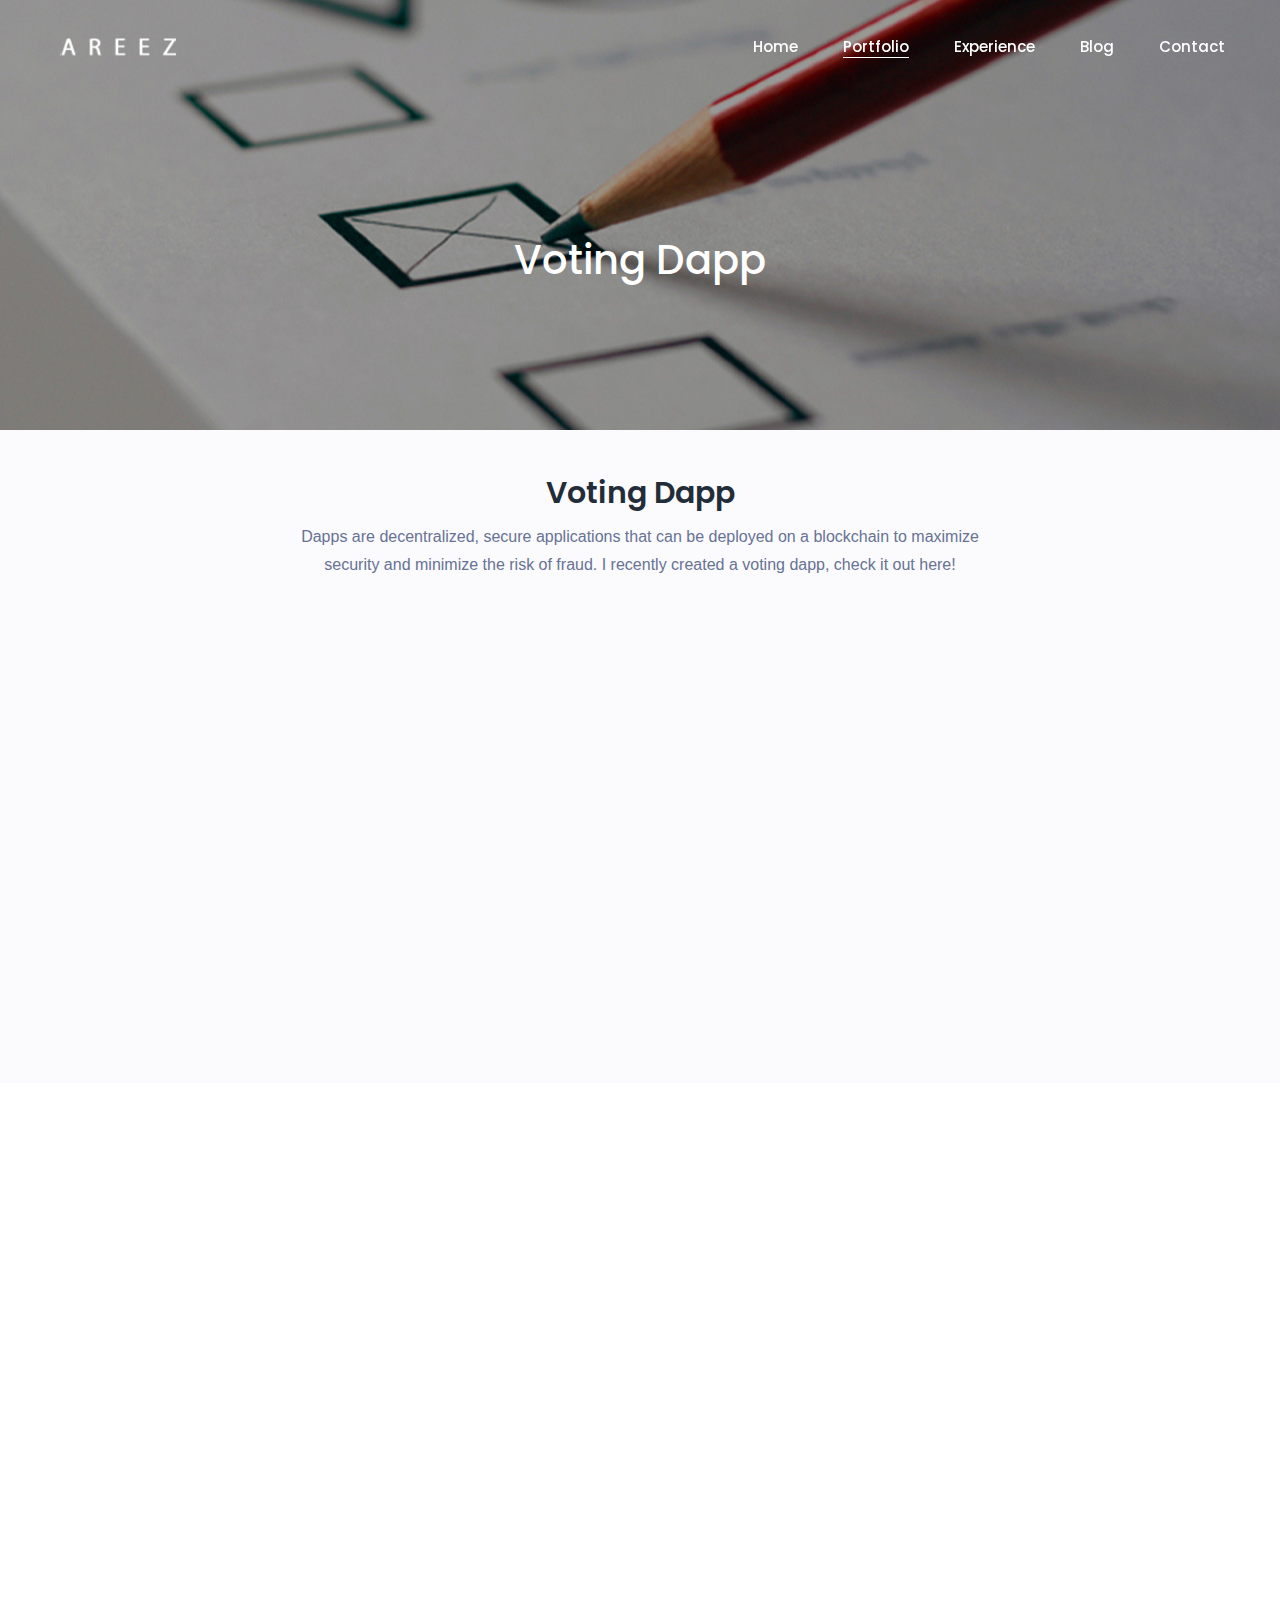
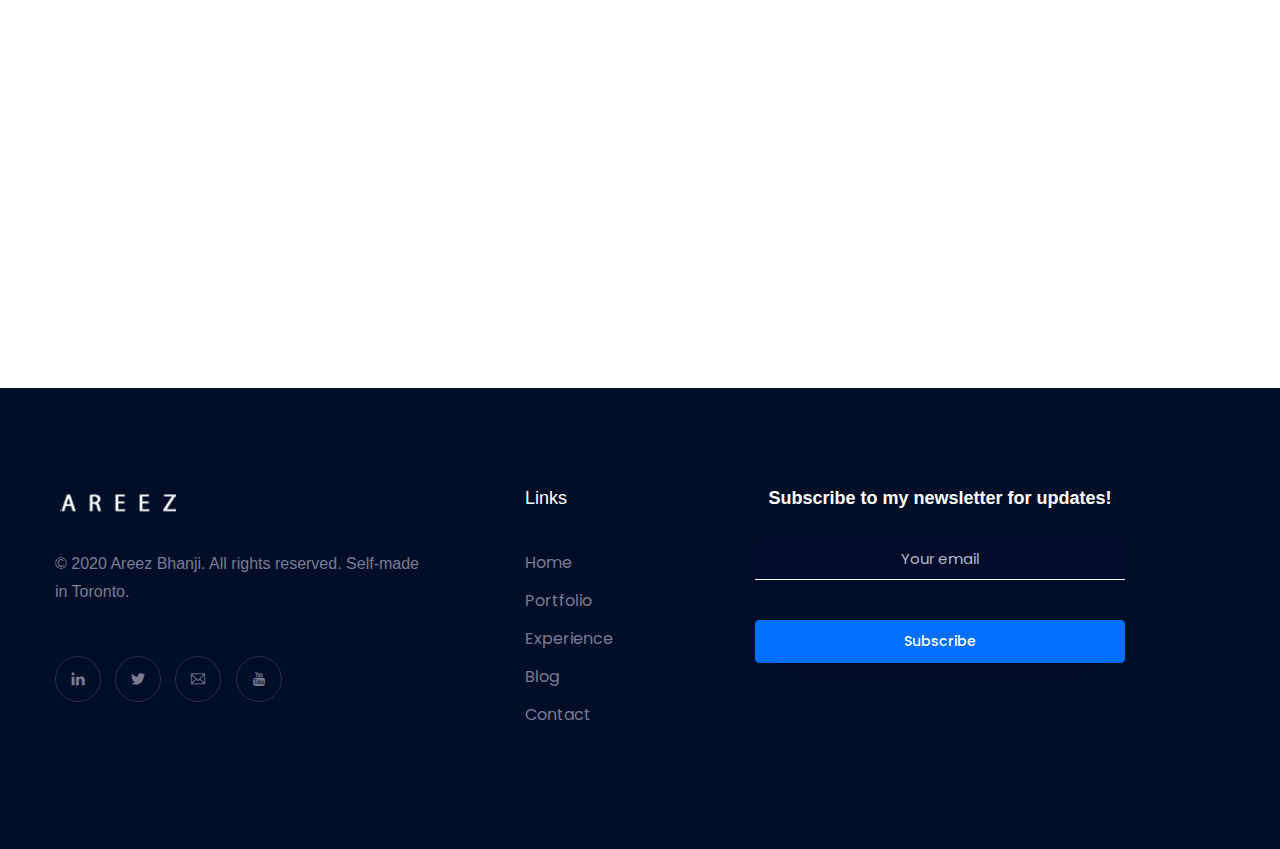
<file: vdapp.html>
<!doctype html>
<html lang="en">

<head>
    <!-- Required meta tags -->
    <meta charset="utf-8">
    <meta name="viewport" content="width=device-width, initial-scale=1, shrink-to-fit=no">
    <link rel="shortcut icon" href="img/favicon.png" type="image/x-icon">
    <title>Voting Dapp</title>
    <!-- Bootstrap CSS -->
    <link rel="stylesheet" href="css/bootstrap.min.css">
    <link rel="stylesheet" href="vendors/bootstrap-selector/css/bootstrap-select.min.css">
    <!--icon font css-->
    <link rel="stylesheet" href="vendors/themify-icon/themify-icons.css">
    <link rel="stylesheet" href="vendors/font-awesome/css/all.css">
    <link rel="stylesheet" href="vendors/flaticon/flaticon.css">
    <link rel="stylesheet" href="vendors/animation/animate.css">
    <link rel="stylesheet" href="vendors/owl-carousel/assets/owl.carousel.min.css">
    <link rel="stylesheet" href="vendors/magnify-pop/magnific-popup.css">
    <link rel="stylesheet" href="vendors/nice-select/nice-select.css">
    <link rel="stylesheet" href="vendors/scroll/jquery.mCustomScrollbar.min.css">
    <link rel="stylesheet" href="vendors/elagent/style.css">
    <link rel="stylesheet" href="css/style.css">
    <link rel="stylesheet" href="css/responsive.css">
</head>

<body>
  <div id="preloader">
      <div id="ctn-preloader" class="ctn-preloader">
          <div class="animation-preloader">
              <div class="spinner"></div>
              <div class="txt-loading">
                  <span data-text-preloader="A" class="letters-loading">
                      A
                  </span>
                  <span data-text-preloader="R" class="letters-loading">
                      R
                  </span>
                  <span data-text-preloader="E" class="letters-loading">
                      E
                  </span>
                  <span data-text-preloader="E" class="letters-loading">
                      E
                  </span>
                  <span data-text-preloader="Z" class="letters-loading">
                      Z
                  </span>
              </div>
          </div>
          <div class="loader">
              <div class="row">
                  <div class="col-3 loader-section section-left">
                      <div class="bg"></div>
                  </div>
                  <div class="col-3 loader-section section-left">
                      <div class="bg"></div>
                  </div>
                  <div class="col-3 loader-section section-right">
                      <div class="bg"></div>
                  </div>
                  <div class="col-3 loader-section section-right">
                      <div class="bg"></div>
                  </div>
              </div>
          </div>
      </div>
  </div>
  <header class="header_area">
      <nav class="navbar navbar-expand-lg menu_one menu_four">
          <div class="container">
              <a class="navbar-brand sticky_logo" href="index.html"><img src="img/logo2.png" srcset="img/logo2x-2.png 2x" alt="logo"><img src="img/logo.png" srcset="img/logo2x.png 2x" alt="logo"></a>
              <button class="navbar-toggler collapsed" type="button" data-toggle="collapse" data-target="#navbarSupportedContent" aria-controls="navbarSupportedContent" aria-expanded="false" aria-label="Toggle navigation">
                  <span class="menu_toggle">
                      <span class="hamburger">
                          <span></span>
                          <span></span>
                          <span></span>
                      </span>
                      <span class="hamburger-cross">
                          <span></span>
                          <span></span>
                      </span>
                  </span>
              </button>

              <div class="collapse navbar-collapse justify-content-end" id="navbarSupportedContent">
                  <ul class="navbar-nav menu w_menu">
                      <li class="nav-item"><a class="nav-link" href="index.html" role="button" aria-haspopup="true" aria-expanded="false">Home</a></li>
                      <li class="nav-item active"><a title="Portfolio" class="nav-link" role="button" aria-haspopup="true" aria-expanded="false" href="portfolio.html">Portfolio</a></li>
                      <li class="nav-item"><a title="Experience" class="nav-link" role="button" aria-haspopup="true" aria-expanded="false" href="experience.html">Experience</a></li>
                      <li class="nav-item"><a title="Blog" class="nav-link" role="button" aria-haspopup="true" aria-expanded="false" href="blog.html">Blog</a></li>
                      <li class="nav-item"><a title="Contact" class="nav-link" role="button" aria-haspopup="true" aria-expanded="false" href="contact.html">Contact</a></li>
                  </ul>
              </div>
          </div>
      </nav>
  </header>

    <section class="breadcrumb_area" style="background-image: url('img/voting.jpg'); background-position:  center center; background-repeat: no-repeat; background-size: cover;">
        <div class="container">
            <div class="breadcrumb_content text-center">
                <h1 class="f_p f_size_70 w_color l_height50 mb_20">Voting Dapp</h1>

            </div>
        </div>
    </section>


    <section class="video_area bg_color pt_120 pb_40">
        <div class="container">
            <div class="sec_title text-center mb_70">
                <h2 class="f_p f_size_30 l_height45 f_600 t_color3">Voting Dapp</h2>
                <p class="f_400 f_size_16 mb_70">Dapps are decentralized, secure applications that can be deployed on a blockchain to maximize <br>security and minimize the risk of fraud. I recently created a voting dapp, check it out here!</p>
                <iframe width="560" height="315" src="https://www.youtube.com/embed/-3PjZAKcXKs" frameborder="0" allow="accelerometer; autoplay; encrypted-media; gyroscope; picture-in-picture" allowfullscreen></iframe>

            </div>

        </div>
    </section>


    <section class="app_service_area pb_200">
        <div class="container">
            <div class="sec_title text-center mb_70">
                <h2 class="f_p f_size_30 l_height30 f_600 t_color3 mb_20 wow fadeInUp">How it works.</h2>
                <p class="f_400 f_size_16 wow fadeInUp" data-wow-delay="0.2s">An explanation of how I built my own dapp<br>to create a secure voting system.</p>
            </div>
            <div class="row app_service_info">
                <div class="col-lg-4">
                    <div class="app_service_item wow fadeInUp" data-wow-delay="0.2s">
                        <i class="ti-pencil-alt app_icon one"></i>
                        <h5 class="f_p f_size_18 f_600 t_color3 mt_40 mb-30">Stopping Double-Voting</h5>
                        <p class="f_400 f_size_15 mb-30">Every time someone votes, their account address is added to a list of addresses that have already voted. Whenever someone tries to vote, the program makes sure that their account address is not in this list. If it is, they can't vote.</p>
                    </div>
                </div>
                <div class="col-lg-4">
                    <div class="app_service_item wow fadeInUp" data-wow-delay="0.4s">
                        <i class="ti-settings app_icon one"></i>
                        <h5 class="f_p f_size_18 f_600 t_color3 mt_40 mb-30">Immutable Records</h5>
                        <p class="f_400 f_size_15 mb-30">A list of candidates, their vote counts, and the list of addresses that have already voted are all stored on the blockchain. This keeps these records safe from hacking or anything that could change the records other than a regular vote.</p>
                    </div>
                </div>
                <div class="col-lg-4">
                    <div class="app_service_item wow fadeInUp" data-wow-delay="0.6s">
                        <i class="ti-panel app_icon one"></i>
                        <h5 class="f_p f_size_18 f_600 t_color3 mt_40 mb-30">Easy to Vote</h5>
                        <p class="f_400 f_size_15 mb-30">The dapp has a simple interface that allows you to choose a candidate and vote by selecting a candidate from a menu and clicking "vote". Paying the gas fee is simple, just clicking confirm. Results are displayed almost immediately.</p>
                    </div>
                </div>
            </div>
        </div>
    </section>



    <footer class="footer_area h_footer_dark h_footer_dark_two">
        <div class="container">
            <div class="row">
                <div class="col-lg-4 col-md-6">
                    <div class="f_widget dark_widget company_widget">
                        <a href="index.html" class="f-logo"><img src="img/logo2.png" alt=""></a>
                        <p>© 2020 Areez Bhanji. All rights reserved. Self-made in Toronto.</p>
                        <div class="f_social_icon">
                            <a href="https://www.linkedin.com/in/areez-bhanji/" class="ti-linkedin"></a>
                            <a href="https://twitter.com/areez_bhanji" class="ti-twitter-alt"></a>
                            <a href="mailto:areezbhanji@gmail.com" class="ti-email"></a>
                            <a href="https://www.youtube.com/channel/UCDBmRhKKYs-s5QnUMrHq3yg" class="ti-youtube"></a>
                        </div>
                    </div>
                </div>
                <div class="col-lg-3 col-md-6">
                    <div class="f_widget dark_widget about-widget pl_70">
                        <h3 class="f-title f_500 t_color f_size_18 mb_40">Links</h3>
                        <ul class="list-unstyled f_list">
                            <li><a href="index.html">Home</a></li>
                            <li><a href="portfolio.html">Portfolio</a></li>
                            <li><a href="experience.html">Experience</a></li>
                            <li><a href="blog.html">Blog</a></li>
                            <li><a href="contact.html">Contact</a></li>
                        </ul>
                    </div>
                </div>
                <div class="col-lg-4 col-md-3">
                    <div class="subscribe_form_info s_form_info_two text-center">
                        <h2 class="f_600 f_size_18 w_color mb-30">Subscribe to my newsletter for updates!</h2>
                        <form action="#" class="subscribe-form">
                            <input type="text" class="form-control" placeholder="Your email">
                            <button type="submit" class="btn_hover btn_four mt_40">Subscribe</button>
                        </form>
                    </div>
                </div>
            </div>
        </div>
    </footer>
    <!-- Optional JavaScript -->
    <!-- jQuery first, then Popper.js, then Bootstrap JS -->
    <script src="js/jquery-3.2.1.min.js"></script>
    <script src="js/propper.js"></script>
    <script src="js/bootstrap.min.js"></script>
    <script src="vendors/wow/wow.min.js"></script>
    <script src="vendors/sckroller/jquery.parallax-scroll.js"></script>
    <script src="vendors/owl-carousel/owl.carousel.min.js"></script>
    <script src="vendors/imagesloaded/imagesloaded.pkgd.min.js"></script>
    <script src="vendors/isotope/isotope-min.js"></script>
    <script src="vendors/magnify-pop/jquery.magnific-popup.min.js"></script>
    <script src="vendors/scroll/jquery.mCustomScrollbar.concat.min.js"></script>
    <script src="js/plugins.js"></script>
    <script src="js/main.js"></script>
</body>

</html>
</file>
<file: vendors/themify-icon/themify-icons.css>
@font-face {
	font-family: 'themify';
	src:url('fonts/themify.eot?-fvbane');
	src:url('fonts/themify.eot?#iefix-fvbane') format('embedded-opentype'),
		url('fonts/themify.woff?-fvbane') format('woff'),
		url('fonts/themify.ttf?-fvbane') format('truetype'),
		url('fonts/themify.svg?-fvbane#themify') format('svg');
	font-weight: normal;
	font-style: normal;
}

[class^="ti-"], [class*=" ti-"] {
	font-family: 'themify';
	speak: none;
	font-style: normal;
	font-weight: normal;
	font-variant: normal;
	text-transform: none;
	line-height: 1;

	/* Better Font Rendering =========== */
	-webkit-font-smoothing: antialiased;
	-moz-osx-font-smoothing: grayscale;
}

.ti-wand:before {
	content: "\e600";
}
.ti-volume:before {
	content: "\e601";
}
.ti-user:before {
	content: "\e602";
}
.ti-unlock:before {
	content: "\e603";
}
.ti-unlink:before {
	content: "\e604";
}
.ti-trash:before {
	content: "\e605";
}
.ti-thought:before {
	content: "\e606";
}
.ti-target:before {
	content: "\e607";
}
.ti-tag:before {
	content: "\e608";
}
.ti-tablet:before {
	content: "\e609";
}
.ti-star:before {
	content: "\e60a";
}
.ti-spray:before {
	content: "\e60b";
}
.ti-signal:before {
	content: "\e60c";
}
.ti-shopping-cart:before {
	content: "\e60d";
}
.ti-shopping-cart-full:before {
	content: "\e60e";
}
.ti-settings:before {
	content: "\e60f";
}
.ti-search:before {
	content: "\e610";
}
.ti-zoom-in:before {
	content: "\e611";
}
.ti-zoom-out:before {
	content: "\e612";
}
.ti-cut:before {
	content: "\e613";
}
.ti-ruler:before {
	content: "\e614";
}
.ti-ruler-pencil:before {
	content: "\e615";
}
.ti-ruler-alt:before {
	content: "\e616";
}
.ti-bookmark:before {
	content: "\e617";
}
.ti-bookmark-alt:before {
	content: "\e618";
}
.ti-reload:before {
	content: "\e619";
}
.ti-plus:before {
	content: "\e61a";
}
.ti-pin:before {
	content: "\e61b";
}
.ti-pencil:before {
	content: "\e61c";
}
.ti-pencil-alt:before {
	content: "\e61d";
}
.ti-paint-roller:before {
	content: "\e61e";
}
.ti-paint-bucket:before {
	content: "\e61f";
}
.ti-na:before {
	content: "\e620";
}
.ti-mobile:before {
	content: "\e621";
}
.ti-minus:before {
	content: "\e622";
}
.ti-medall:before {
	content: "\e623";
}
.ti-medall-alt:before {
	content: "\e624";
}
.ti-marker:before {
	content: "\e625";
}
.ti-marker-alt:before {
	content: "\e626";
}
.ti-arrow-up:before {
	content: "\e627";
}
.ti-arrow-right:before {
	content: "\e628";
}
.ti-arrow-left:before {
	content: "\e629";
}
.ti-arrow-down:before {
	content: "\e62a";
}
.ti-lock:before {
	content: "\e62b";
}
.ti-location-arrow:before {
	content: "\e62c";
}
.ti-link:before {
	content: "\e62d";
}
.ti-layout:before {
	content: "\e62e";
}
.ti-layers:before {
	content: "\e62f";
}
.ti-layers-alt:before {
	content: "\e630";
}
.ti-key:before {
	content: "\e631";
}
.ti-import:before {
	content: "\e632";
}
.ti-image:before {
	content: "\e633";
}
.ti-heart:before {
	content: "\e634";
}
.ti-heart-broken:before {
	content: "\e635";
}
.ti-hand-stop:before {
	content: "\e636";
}
.ti-hand-open:before {
	content: "\e637";
}
.ti-hand-drag:before {
	content: "\e638";
}
.ti-folder:before {
	content: "\e639";
}
.ti-flag:before {
	content: "\e63a";
}
.ti-flag-alt:before {
	content: "\e63b";
}
.ti-flag-alt-2:before {
	content: "\e63c";
}
.ti-eye:before {
	content: "\e63d";
}
.ti-export:before {
	content: "\e63e";
}
.ti-exchange-vertical:before {
	content: "\e63f";
}
.ti-desktop:before {
	content: "\e640";
}
.ti-cup:before {
	content: "\e641";
}
.ti-crown:before {
	content: "\e642";
}
.ti-comments:before {
	content: "\e643";
}
.ti-comment:before {
	content: "\e644";
}
.ti-comment-alt:before {
	content: "\e645";
}
.ti-close:before {
	content: "\e646";
}
.ti-clip:before {
	content: "\e647";
}
.ti-angle-up:before {
	content: "\e648";
}
.ti-angle-right:before {
	content: "\e649";
}
.ti-angle-left:before {
	content: "\e64a";
}
.ti-angle-down:before {
	content: "\e64b";
}
.ti-check:before {
	content: "\e64c";
}
.ti-check-box:before {
	content: "\e64d";
}
.ti-camera:before {
	content: "\e64e";
}
.ti-announcement:before {
	content: "\e64f";
}
.ti-brush:before {
	content: "\e650";
}
.ti-briefcase:before {
	content: "\e651";
}
.ti-bolt:before {
	content: "\e652";
}
.ti-bolt-alt:before {
	content: "\e653";
}
.ti-blackboard:before {
	content: "\e654";
}
.ti-bag:before {
	content: "\e655";
}
.ti-move:before {
	content: "\e656";
}
.ti-arrows-vertical:before {
	content: "\e657";
}
.ti-arrows-horizontal:before {
	content: "\e658";
}
.ti-fullscreen:before {
	content: "\e659";
}
.ti-arrow-top-right:before {
	content: "\e65a";
}
.ti-arrow-top-left:before {
	content: "\e65b";
}
.ti-arrow-circle-up:before {
	content: "\e65c";
}
.ti-arrow-circle-right:before {
	content: "\e65d";
}
.ti-arrow-circle-left:before {
	content: "\e65e";
}
.ti-arrow-circle-down:before {
	content: "\e65f";
}
.ti-angle-double-up:before {
	content: "\e660";
}
.ti-angle-double-right:before {
	content: "\e661";
}
.ti-angle-double-left:before {
	content: "\e662";
}
.ti-angle-double-down:before {
	content: "\e663";
}
.ti-zip:before {
	content: "\e664";
}
.ti-world:before {
	content: "\e665";
}
.ti-wheelchair:before {
	content: "\e666";
}
.ti-view-list:before {
	content: "\e667";
}
.ti-view-list-alt:before {
	content: "\e668";
}
.ti-view-grid:before {
	content: "\e669";
}
.ti-uppercase:before {
	content: "\e66a";
}
.ti-upload:before {
	content: "\e66b";
}
.ti-underline:before {
	content: "\e66c";
}
.ti-truck:before {
	content: "\e66d";
}
.ti-timer:before {
	content: "\e66e";
}
.ti-ticket:before {
	content: "\e66f";
}
.ti-thumb-up:before {
	content: "\e670";
}
.ti-thumb-down:before {
	content: "\e671";
}
.ti-text:before {
	content: "\e672";
}
.ti-stats-up:before {
	content: "\e673";
}
.ti-stats-down:before {
	content: "\e674";
}
.ti-split-v:before {
	content: "\e675";
}
.ti-split-h:before {
	content: "\e676";
}
.ti-smallcap:before {
	content: "\e677";
}
.ti-shine:before {
	content: "\e678";
}
.ti-shift-right:before {
	content: "\e679";
}
.ti-shift-left:before {
	content: "\e67a";
}
.ti-shield:before {
	content: "\e67b";
}
.ti-notepad:before {
	content: "\e67c";
}
.ti-server:before {
	content: "\e67d";
}
.ti-quote-right:before {
	content: "\e67e";
}
.ti-quote-left:before {
	content: "\e67f";
}
.ti-pulse:before {
	content: "\e680";
}
.ti-printer:before {
	content: "\e681";
}
.ti-power-off:before {
	content: "\e682";
}
.ti-plug:before {
	content: "\e683";
}
.ti-pie-chart:before {
	content: "\e684";
}
.ti-paragraph:before {
	content: "\e685";
}
.ti-panel:before {
	content: "\e686";
}
.ti-package:before {
	content: "\e687";
}
.ti-music:before {
	content: "\e688";
}
.ti-music-alt:before {
	content: "\e689";
}
.ti-mouse:before {
	content: "\e68a";
}
.ti-mouse-alt:before {
	content: "\e68b";
}
.ti-money:before {
	content: "\e68c";
}
.ti-microphone:before {
	content: "\e68d";
}
.ti-menu:before {
	content: "\e68e";
}
.ti-menu-alt:before {
	content: "\e68f";
}
.ti-map:before {
	content: "\e690";
}
.ti-map-alt:before {
	content: "\e691";
}
.ti-loop:before {
	content: "\e692";
}
.ti-location-pin:before {
	content: "\e693";
}
.ti-list:before {
	content: "\e694";
}
.ti-light-bulb:before {
	content: "\e695";
}
.ti-Italic:before {
	content: "\e696";
}
.ti-info:before {
	content: "\e697";
}
.ti-infinite:before {
	content: "\e698";
}
.ti-id-badge:before {
	content: "\e699";
}
.ti-hummer:before {
	content: "\e69a";
}
.ti-home:before {
	content: "\e69b";
}
.ti-help:before {
	content: "\e69c";
}
.ti-headphone:before {
	content: "\e69d";
}
.ti-harddrives:before {
	content: "\e69e";
}
.ti-harddrive:before {
	content: "\e69f";
}
.ti-gift:before {
	content: "\e6a0";
}
.ti-game:before {
	content: "\e6a1";
}
.ti-filter:before {
	content: "\e6a2";
}
.ti-files:before {
	content: "\e6a3";
}
.ti-file:before {
	content: "\e6a4";
}
.ti-eraser:before {
	content: "\e6a5";
}
.ti-envelope:before {
	content: "\e6a6";
}
.ti-download:before {
	content: "\e6a7";
}
.ti-direction:before {
	content: "\e6a8";
}
.ti-direction-alt:before {
	content: "\e6a9";
}
.ti-dashboard:before {
	content: "\e6aa";
}
.ti-control-stop:before {
	content: "\e6ab";
}
.ti-control-shuffle:before {
	content: "\e6ac";
}
.ti-control-play:before {
	content: "\e6ad";
}
.ti-control-pause:before {
	content: "\e6ae";
}
.ti-control-forward:before {
	content: "\e6af";
}
.ti-control-backward:before {
	content: "\e6b0";
}
.ti-cloud:before {
	content: "\e6b1";
}
.ti-cloud-up:before {
	content: "\e6b2";
}
.ti-cloud-down:before {
	content: "\e6b3";
}
.ti-clipboard:before {
	content: "\e6b4";
}
.ti-car:before {
	content: "\e6b5";
}
.ti-calendar:before {
	content: "\e6b6";
}
.ti-book:before {
	content: "\e6b7";
}
.ti-bell:before {
	content: "\e6b8";
}
.ti-basketball:before {
	content: "\e6b9";
}
.ti-bar-chart:before {
	content: "\e6ba";
}
.ti-bar-chart-alt:before {
	content: "\e6bb";
}
.ti-back-right:before {
	content: "\e6bc";
}
.ti-back-left:before {
	content: "\e6bd";
}
.ti-arrows-corner:before {
	content: "\e6be";
}
.ti-archive:before {
	content: "\e6bf";
}
.ti-anchor:before {
	content: "\e6c0";
}
.ti-align-right:before {
	content: "\e6c1";
}
.ti-align-left:before {
	content: "\e6c2";
}
.ti-align-justify:before {
	content: "\e6c3";
}
.ti-align-center:before {
	content: "\e6c4";
}
.ti-alert:before {
	content: "\e6c5";
}
.ti-alarm-clock:before {
	content: "\e6c6";
}
.ti-agenda:before {
	content: "\e6c7";
}
.ti-write:before {
	content: "\e6c8";
}
.ti-window:before {
	content: "\e6c9";
}
.ti-widgetized:before {
	content: "\e6ca";
}
.ti-widget:before {
	content: "\e6cb";
}
.ti-widget-alt:before {
	content: "\e6cc";
}
.ti-wallet:before {
	content: "\e6cd";
}
.ti-video-clapper:before {
	content: "\e6ce";
}
.ti-video-camera:before {
	content: "\e6cf";
}
.ti-vector:before {
	content: "\e6d0";
}
.ti-themify-logo:before {
	content: "\e6d1";
}
.ti-themify-favicon:before {
	content: "\e6d2";
}
.ti-themify-favicon-alt:before {
	content: "\e6d3";
}
.ti-support:before {
	content: "\e6d4";
}
.ti-stamp:before {
	content: "\e6d5";
}
.ti-split-v-alt:before {
	content: "\e6d6";
}
.ti-slice:before {
	content: "\e6d7";
}
.ti-shortcode:before {
	content: "\e6d8";
}
.ti-shift-right-alt:before {
	content: "\e6d9";
}
.ti-shift-left-alt:before {
	content: "\e6da";
}
.ti-ruler-alt-2:before {
	content: "\e6db";
}
.ti-receipt:before {
	content: "\e6dc";
}
.ti-pin2:before {
	content: "\e6dd";
}
.ti-pin-alt:before {
	content: "\e6de";
}
.ti-pencil-alt2:before {
	content: "\e6df";
}
.ti-palette:before {
	content: "\e6e0";
}
.ti-more:before {
	content: "\e6e1";
}
.ti-more-alt:before {
	content: "\e6e2";
}
.ti-microphone-alt:before {
	content: "\e6e3";
}
.ti-magnet:before {
	content: "\e6e4";
}
.ti-line-double:before {
	content: "\e6e5";
}
.ti-line-dotted:before {
	content: "\e6e6";
}
.ti-line-dashed:before {
	content: "\e6e7";
}
.ti-layout-width-full:before {
	content: "\e6e8";
}
.ti-layout-width-default:before {
	content: "\e6e9";
}
.ti-layout-width-default-alt:before {
	content: "\e6ea";
}
.ti-layout-tab:before {
	content: "\e6eb";
}
.ti-layout-tab-window:before {
	content: "\e6ec";
}
.ti-layout-tab-v:before {
	content: "\e6ed";
}
.ti-layout-tab-min:before {
	content: "\e6ee";
}
.ti-layout-slider:before {
	content: "\e6ef";
}
.ti-layout-slider-alt:before {
	content: "\e6f0";
}
.ti-layout-sidebar-right:before {
	content: "\e6f1";
}
.ti-layout-sidebar-none:before {
	content: "\e6f2";
}
.ti-layout-sidebar-left:before {
	content: "\e6f3";
}
.ti-layout-placeholder:before {
	content: "\e6f4";
}
.ti-layout-menu:before {
	content: "\e6f5";
}
.ti-layout-menu-v:before {
	content: "\e6f6";
}
.ti-layout-menu-separated:before {
	content: "\e6f7";
}
.ti-layout-menu-full:before {
	content: "\e6f8";
}
.ti-layout-media-right-alt:before {
	content: "\e6f9";
}
.ti-layout-media-right:before {
	content: "\e6fa";
}
.ti-layout-media-overlay:before {
	content: "\e6fb";
}
.ti-layout-media-overlay-alt:before {
	content: "\e6fc";
}
.ti-layout-media-overlay-alt-2:before {
	content: "\e6fd";
}
.ti-layout-media-left-alt:before {
	content: "\e6fe";
}
.ti-layout-media-left:before {
	content: "\e6ff";
}
.ti-layout-media-center-alt:before {
	content: "\e700";
}
.ti-layout-media-center:before {
	content: "\e701";
}
.ti-layout-list-thumb:before {
	content: "\e702";
}
.ti-layout-list-thumb-alt:before {
	content: "\e703";
}
.ti-layout-list-post:before {
	content: "\e704";
}
.ti-layout-list-large-image:before {
	content: "\e705";
}
.ti-layout-line-solid:before {
	content: "\e706";
}
.ti-layout-grid4:before {
	content: "\e707";
}
.ti-layout-grid3:before {
	content: "\e708";
}
.ti-layout-grid2:before {
	content: "\e709";
}
.ti-layout-grid2-thumb:before {
	content: "\e70a";
}
.ti-layout-cta-right:before {
	content: "\e70b";
}
.ti-layout-cta-left:before {
	content: "\e70c";
}
.ti-layout-cta-center:before {
	content: "\e70d";
}
.ti-layout-cta-btn-right:before {
	content: "\e70e";
}
.ti-layout-cta-btn-left:before {
	content: "\e70f";
}
.ti-layout-column4:before {
	content: "\e710";
}
.ti-layout-column3:before {
	content: "\e711";
}
.ti-layout-column2:before {
	content: "\e712";
}
.ti-layout-accordion-separated:before {
	content: "\e713";
}
.ti-layout-accordion-merged:before {
	content: "\e714";
}
.ti-layout-accordion-list:before {
	content: "\e715";
}
.ti-ink-pen:before {
	content: "\e716";
}
.ti-info-alt:before {
	content: "\e717";
}
.ti-help-alt:before {
	content: "\e718";
}
.ti-headphone-alt:before {
	content: "\e719";
}
.ti-hand-point-up:before {
	content: "\e71a";
}
.ti-hand-point-right:before {
	content: "\e71b";
}
.ti-hand-point-left:before {
	content: "\e71c";
}
.ti-hand-point-down:before {
	content: "\e71d";
}
.ti-gallery:before {
	content: "\e71e";
}
.ti-face-smile:before {
	content: "\e71f";
}
.ti-face-sad:before {
	content: "\e720";
}
.ti-credit-card:before {
	content: "\e721";
}
.ti-control-skip-forward:before {
	content: "\e722";
}
.ti-control-skip-backward:before {
	content: "\e723";
}
.ti-control-record:before {
	content: "\e724";
}
.ti-control-eject:before {
	content: "\e725";
}
.ti-comments-smiley:before {
	content: "\e726";
}
.ti-brush-alt:before {
	content: "\e727";
}
.ti-youtube:before {
	content: "\e728";
}
.ti-vimeo:before {
	content: "\e729";
}
.ti-twitter:before {
	content: "\e72a";
}
.ti-time:before {
	content: "\e72b";
}
.ti-tumblr:before {
	content: "\e72c";
}
.ti-skype:before {
	content: "\e72d";
}
.ti-share:before {
	content: "\e72e";
}
.ti-share-alt:before {
	content: "\e72f";
}
.ti-rocket:before {
	content: "\e730";
}
.ti-pinterest:before {
	content: "\e731";
}
.ti-new-window:before {
	content: "\e732";
}
.ti-microsoft:before {
	content: "\e733";
}
.ti-list-ol:before {
	content: "\e734";
}
.ti-linkedin:before {
	content: "\e735";
}
.ti-layout-sidebar-2:before {
	content: "\e736";
}
.ti-layout-grid4-alt:before {
	content: "\e737";
}
.ti-layout-grid3-alt:before {
	content: "\e738";
}
.ti-layout-grid2-alt:before {
	content: "\e739";
}
.ti-layout-column4-alt:before {
	content: "\e73a";
}
.ti-layout-column3-alt:before {
	content: "\e73b";
}
.ti-layout-column2-alt:before {
	content: "\e73c";
}
.ti-instagram:before {
	content: "\e73d";
}
.ti-google:before {
	content: "\e73e";
}
.ti-github:before {
	content: "\e73f";
}
.ti-flickr:before {
	content: "\e740";
}
.ti-facebook:before {
	content: "\e741";
}
.ti-dropbox:before {
	content: "\e742";
}
.ti-dribbble:before {
	content: "\e743";
}
.ti-apple:before {
	content: "\e744";
}
.ti-android:before {
	content: "\e745";
}
.ti-save:before {
	content: "\e746";
}
.ti-save-alt:before {
	content: "\e747";
}
.ti-yahoo:before {
	content: "\e748";
}
.ti-wordpress:before {
	content: "\e749";
}
.ti-vimeo-alt:before {
	content: "\e74a";
}
.ti-twitter-alt:before {
	content: "\e74b";
}
.ti-tumblr-alt:before {
	content: "\e74c";
}
.ti-trello:before {
	content: "\e74d";
}
.ti-stack-overflow:before {
	content: "\e74e";
}
.ti-soundcloud:before {
	content: "\e74f";
}
.ti-sharethis:before {
	content: "\e750";
}
.ti-sharethis-alt:before {
	content: "\e751";
}
.ti-reddit:before {
	content: "\e752";
}
.ti-pinterest-alt:before {
	content: "\e753";
}
.ti-microsoft-alt:before {
	content: "\e754";
}
.ti-linux:before {
	content: "\e755";
}
.ti-jsfiddle:before {
	content: "\e756";
}
.ti-joomla:before {
	content: "\e757";
}
.ti-html5:before {
	content: "\e758";
}
.ti-flickr-alt:before {
	content: "\e759";
}
.ti-email:before {
	content: "\e75a";
}
.ti-drupal:before {
	content: "\e75b";
}
.ti-dropbox-alt:before {
	content: "\e75c";
}
.ti-css3:before {
	content: "\e75d";
}
.ti-rss:before {
	content: "\e75e";
}
.ti-rss-alt:before {
	content: "\e75f";
}
</file>
<file: vendors/flaticon/flaticon.css>
/*
  	Flaticon icon font: Flaticon
  	Creation date: 24/07/2018 07:52
  	*/

@font-face {
  font-family: "Flaticon";
  src: url("./Flaticon.eot");
  src: url("./Flaticon.eot?#iefix") format("embedded-opentype"),
       url("./Flaticon.woff") format("woff"),
       url("./Flaticon.ttf") format("truetype"),
       url("./Flaticon.svg#Flaticon") format("svg");
  font-weight: normal;
  font-style: normal;
}

@media screen and (-webkit-min-device-pixel-ratio:0) {
  @font-face {
    font-family: "Flaticon";
    src: url("./Flaticon.svg#Flaticon") format("svg");
  }
}

[class^="flaticon-"]:before, [class*=" flaticon-"]:before,
[class^="flaticon-"]:after, [class*=" flaticon-"]:after {   
  font-family: Flaticon;
        font-size: 20px;
font-style: normal;
margin-left: 20px;
}

.flaticon-target:before { content: "\f100"; }
.flaticon-lightbulb:before { content: "\f101"; }
.flaticon-mortarboard:before { content: "\f102"; }
</file>
<file: vendors/nice-select/nice-select.css>
.nice-select {
  -webkit-tap-highlight-color: transparent;
  background-color: #fff;
  border-radius: 5px;
  border: solid 1px #e8e8e8;
  box-sizing: border-box;
  clear: both;
  cursor: pointer;
  display: block;
  float: left;
  font-family: inherit;
  font-size: 14px;
  font-weight: normal;
  height: 42px;
  line-height: 40px;
  outline: none;
  padding-left: 18px;
  padding-right: 30px;
  position: relative;
  text-align: left !important;
  -webkit-transition: all 0.2s ease-in-out;
  transition: all 0.2s ease-in-out;
  -webkit-user-select: none;
     -moz-user-select: none;
      -ms-user-select: none;
          user-select: none;
  white-space: nowrap;
  width: auto; }
  .nice-select:hover {
    border-color: #dbdbdb; }
  .nice-select:active, .nice-select.open, .nice-select:focus {
    border-color: #999; }
  .nice-select:after {
    border-bottom: 2px solid #999;
    border-right: 2px solid #999;
    content: '';
    display: block;
    height: 5px;
    margin-top: -4px;
    pointer-events: none;
    position: absolute;
    right: 12px;
    top: 50%;
    -webkit-transform-origin: 66% 66%;
        -ms-transform-origin: 66% 66%;
            transform-origin: 66% 66%;
    -webkit-transform: rotate(45deg);
        -ms-transform: rotate(45deg);
            transform: rotate(45deg);
    -webkit-transition: all 0.15s ease-in-out;
    transition: all 0.15s ease-in-out;
    width: 5px; }
  .nice-select.open:after {
    -webkit-transform: rotate(-135deg);
        -ms-transform: rotate(-135deg);
            transform: rotate(-135deg); }
  .nice-select.open .list {
    opacity: 1;
    pointer-events: auto;
    -webkit-transform: scale(1) translateY(0);
        -ms-transform: scale(1) translateY(0);
            transform: scale(1) translateY(0); }
  .nice-select.disabled {
    border-color: #ededed;
    color: #999;
    pointer-events: none; }
    .nice-select.disabled:after {
      border-color: #cccccc; }
  .nice-select.wide {
    width: 100%; }
    .nice-select.wide .list {
      left: 0 !important;
      right: 0 !important; }
  .nice-select.right {
    float: right; }
    .nice-select.right .list {
      left: auto;
      right: 0; }
  .nice-select.small {
    font-size: 12px;
    height: 36px;
    line-height: 34px; }
    .nice-select.small:after {
      height: 4px;
      width: 4px; }
    .nice-select.small .option {
      line-height: 34px;
      min-height: 34px; }
  .nice-select .list {
    background-color: #fff;
    border-radius: 5px;
    box-shadow: 0 0 0 1px rgba(68, 68, 68, 0.11);
    box-sizing: border-box;
    margin-top: 4px;
    opacity: 0;
    overflow: hidden;
    padding: 0;
    pointer-events: none;
    position: absolute;
    top: 100%;
    left: 0;
    -webkit-transform-origin: 50% 0;
        -ms-transform-origin: 50% 0;
            transform-origin: 50% 0;
    -webkit-transform: scale(0.75) translateY(-21px);
        -ms-transform: scale(0.75) translateY(-21px);
            transform: scale(0.75) translateY(-21px);
    -webkit-transition: all 0.2s cubic-bezier(0.5, 0, 0, 1.25), opacity 0.15s ease-out;
    transition: all 0.2s cubic-bezier(0.5, 0, 0, 1.25), opacity 0.15s ease-out;
    z-index: 9; }
    .nice-select .list:hover .option:not(:hover) {
      background-color: transparent !important; }
  .nice-select .option {
    cursor: pointer;
    font-weight: 400;
    line-height: 40px;
    list-style: none;
    min-height: 40px;
    outline: none;
    padding-left: 18px;
    padding-right: 29px;
    text-align: left;
    -webkit-transition: all 0.2s;
    transition: all 0.2s; }
    .nice-select .option:hover, .nice-select .option.focus, .nice-select .option.selected.focus {
      background-color: #f6f6f6; }
    .nice-select .option.selected {
      font-weight: bold; }
    .nice-select .option.disabled {
      background-color: transparent;
      color: #999;
      cursor: default; }

.no-csspointerevents .nice-select .list {
  display: none; }

.no-csspointerevents .nice-select.open .list {
  display: block; }
</file>
<file: vendors/font-awesome/css/all.css>
.fa,
.fas,
.far,
.fal,
.fab {
  -moz-osx-font-smoothing: grayscale;
  -webkit-font-smoothing: antialiased;
  display: inline-block;
  font-style: normal;
  font-variant: normal;
  text-rendering: auto;
  line-height: 1; }

.fa-lg {
  font-size: 1.33333em;
  line-height: 0.75em;
  vertical-align: -.0667em; }

.fa-xs {
  font-size: .75em; }

.fa-sm {
  font-size: .875em; }

.fa-1x {
  font-size: 1em; }

.fa-2x {
  font-size: 2em; }

.fa-3x {
  font-size: 3em; }

.fa-4x {
  font-size: 4em; }

.fa-5x {
  font-size: 5em; }

.fa-6x {
  font-size: 6em; }

.fa-7x {
  font-size: 7em; }

.fa-8x {
  font-size: 8em; }

.fa-9x {
  font-size: 9em; }

.fa-10x {
  font-size: 10em; }

.fa-fw {
  text-align: center;
  width: 1.25em; }

.fa-ul {
  list-style-type: none;
  margin-left: 2.5em;
  padding-left: 0; }
  .fa-ul > li {
    position: relative; }

.fa-li {
  left: -2em;
  position: absolute;
  text-align: center;
  width: 2em;
  line-height: inherit; }

.fa-border {
  border: solid 0.08em #eee;
  border-radius: .1em;
  padding: .2em .25em .15em; }

.fa-pull-left {
  float: left; }

.fa-pull-right {
  float: right; }

.fa.fa-pull-left,
.fas.fa-pull-left,
.far.fa-pull-left,
.fal.fa-pull-left,
.fab.fa-pull-left {
  margin-right: .3em; }

.fa.fa-pull-right,
.fas.fa-pull-right,
.far.fa-pull-right,
.fal.fa-pull-right,
.fab.fa-pull-right {
  margin-left: .3em; }

.fa-spin {
  -webkit-animation: fa-spin 2s infinite linear;
          animation: fa-spin 2s infinite linear; }

.fa-pulse {
  -webkit-animation: fa-spin 1s infinite steps(8);
          animation: fa-spin 1s infinite steps(8); }

@-webkit-keyframes fa-spin {
  0% {
    -webkit-transform: rotate(0deg);
            transform: rotate(0deg); }
  100% {
    -webkit-transform: rotate(360deg);
            transform: rotate(360deg); } }

@keyframes fa-spin {
  0% {
    -webkit-transform: rotate(0deg);
            transform: rotate(0deg); }
  100% {
    -webkit-transform: rotate(360deg);
            transform: rotate(360deg); } }

.fa-rotate-90 {
  -ms-filter: "progid:DXImageTransform.Microsoft.BasicImage(rotation=1)";
  -webkit-transform: rotate(90deg);
          transform: rotate(90deg); }

.fa-rotate-180 {
  -ms-filter: "progid:DXImageTransform.Microsoft.BasicImage(rotation=2)";
  -webkit-transform: rotate(180deg);
          transform: rotate(180deg); }

.fa-rotate-270 {
  -ms-filter: "progid:DXImageTransform.Microsoft.BasicImage(rotation=3)";
  -webkit-transform: rotate(270deg);
          transform: rotate(270deg); }

.fa-flip-horizontal {
  -ms-filter: "progid:DXImageTransform.Microsoft.BasicImage(rotation=0, mirror=1)";
  -webkit-transform: scale(-1, 1);
          transform: scale(-1, 1); }

.fa-flip-vertical {
  -ms-filter: "progid:DXImageTransform.Microsoft.BasicImage(rotation=2, mirror=1)";
  -webkit-transform: scale(1, -1);
          transform: scale(1, -1); }

.fa-flip-horizontal.fa-flip-vertical {
  -ms-filter: "progid:DXImageTransform.Microsoft.BasicImage(rotation=2, mirror=1)";
  -webkit-transform: scale(-1, -1);
          transform: scale(-1, -1); }

:root .fa-rotate-90,
:root .fa-rotate-180,
:root .fa-rotate-270,
:root .fa-flip-horizontal,
:root .fa-flip-vertical {
  -webkit-filter: none;
          filter: none; }

.fa-stack {
  display: inline-block;
  height: 2em;
  line-height: 2em;
  position: relative;
  vertical-align: middle;
  width: 2.5em; }

.fa-stack-1x,
.fa-stack-2x {
  left: 0;
  position: absolute;
  text-align: center;
  width: 100%; }

.fa-stack-1x {
  line-height: inherit; }

.fa-stack-2x {
  font-size: 2em; }

.fa-inverse {
  color: #fff; }

/* Font Awesome uses the Unicode Private Use Area (PUA) to ensure screen
readers do not read off random characters that represent icons */
.fa-500px:before {
  content: "\f26e"; }

.fa-accessible-icon:before {
  content: "\f368"; }

.fa-accusoft:before {
  content: "\f369"; }

.fa-acquisitions-incorporated:before {
  content: "\f6af"; }

.fa-ad:before {
  content: "\f641"; }

.fa-address-book:before {
  content: "\f2b9"; }

.fa-address-card:before {
  content: "\f2bb"; }

.fa-adjust:before {
  content: "\f042"; }

.fa-adn:before {
  content: "\f170"; }

.fa-adobe:before {
  content: "\f778"; }

.fa-adversal:before {
  content: "\f36a"; }

.fa-affiliatetheme:before {
  content: "\f36b"; }

.fa-air-freshener:before {
  content: "\f5d0"; }

.fa-algolia:before {
  content: "\f36c"; }

.fa-align-center:before {
  content: "\f037"; }

.fa-align-justify:before {
  content: "\f039"; }

.fa-align-left:before {
  content: "\f036"; }

.fa-align-right:before {
  content: "\f038"; }

.fa-alipay:before {
  content: "\f642"; }

.fa-allergies:before {
  content: "\f461"; }

.fa-amazon:before {
  content: "\f270"; }

.fa-amazon-pay:before {
  content: "\f42c"; }

.fa-ambulance:before {
  content: "\f0f9"; }

.fa-american-sign-language-interpreting:before {
  content: "\f2a3"; }

.fa-amilia:before {
  content: "\f36d"; }

.fa-anchor:before {
  content: "\f13d"; }

.fa-android:before {
  content: "\f17b"; }

.fa-angellist:before {
  content: "\f209"; }

.fa-angle-double-down:before {
  content: "\f103"; }

.fa-angle-double-left:before {
  content: "\f100"; }

.fa-angle-double-right:before {
  content: "\f101"; }

.fa-angle-double-up:before {
  content: "\f102"; }

.fa-angle-down:before {
  content: "\f107"; }

.fa-angle-left:before {
  content: "\f104"; }

.fa-angle-right:before {
  content: "\f105"; }

.fa-angle-up:before {
  content: "\f106"; }

.fa-angry:before {
  content: "\f556"; }

.fa-angrycreative:before {
  content: "\f36e"; }

.fa-angular:before {
  content: "\f420"; }

.fa-ankh:before {
  content: "\f644"; }

.fa-app-store:before {
  content: "\f36f"; }

.fa-app-store-ios:before {
  content: "\f370"; }

.fa-apper:before {
  content: "\f371"; }

.fa-apple:before {
  content: "\f179"; }

.fa-apple-alt:before {
  content: "\f5d1"; }

.fa-apple-pay:before {
  content: "\f415"; }

.fa-archive:before {
  content: "\f187"; }

.fa-archway:before {
  content: "\f557"; }

.fa-arrow-alt-circle-down:before {
  content: "\f358"; }

.fa-arrow-alt-circle-left:before {
  content: "\f359"; }

.fa-arrow-alt-circle-right:before {
  content: "\f35a"; }

.fa-arrow-alt-circle-up:before {
  content: "\f35b"; }

.fa-arrow-circle-down:before {
  content: "\f0ab"; }

.fa-arrow-circle-left:before {
  content: "\f0a8"; }

.fa-arrow-circle-right:before {
  content: "\f0a9"; }

.fa-arrow-circle-up:before {
  content: "\f0aa"; }

.fa-arrow-down:before {
  content: "\f063"; }

.fa-arrow-left:before {
  content: "\f060"; }

.fa-arrow-right:before {
  content: "\f061"; }

.fa-arrow-up:before {
  content: "\f062"; }

.fa-arrows-alt:before {
  content: "\f0b2"; }

.fa-arrows-alt-h:before {
  content: "\f337"; }

.fa-arrows-alt-v:before {
  content: "\f338"; }

.fa-artstation:before {
  content: "\f77a"; }

.fa-assistive-listening-systems:before {
  content: "\f2a2"; }

.fa-asterisk:before {
  content: "\f069"; }

.fa-asymmetrik:before {
  content: "\f372"; }

.fa-at:before {
  content: "\f1fa"; }

.fa-atlas:before {
  content: "\f558"; }

.fa-atlassian:before {
  content: "\f77b"; }

.fa-atom:before {
  content: "\f5d2"; }

.fa-audible:before {
  content: "\f373"; }

.fa-audio-description:before {
  content: "\f29e"; }

.fa-autoprefixer:before {
  content: "\f41c"; }

.fa-avianex:before {
  content: "\f374"; }

.fa-aviato:before {
  content: "\f421"; }

.fa-award:before {
  content: "\f559"; }

.fa-aws:before {
  content: "\f375"; }

.fa-baby:before {
  content: "\f77c"; }

.fa-baby-carriage:before {
  content: "\f77d"; }

.fa-backspace:before {
  content: "\f55a"; }

.fa-backward:before {
  content: "\f04a"; }

.fa-balance-scale:before {
  content: "\f24e"; }

.fa-ban:before {
  content: "\f05e"; }

.fa-band-aid:before {
  content: "\f462"; }

.fa-bandcamp:before {
  content: "\f2d5"; }

.fa-barcode:before {
  content: "\f02a"; }

.fa-bars:before {
  content: "\f0c9"; }

.fa-baseball-ball:before {
  content: "\f433"; }

.fa-basketball-ball:before {
  content: "\f434"; }

.fa-bath:before {
  content: "\f2cd"; }

.fa-battery-empty:before {
  content: "\f244"; }

.fa-battery-full:before {
  content: "\f240"; }

.fa-battery-half:before {
  content: "\f242"; }

.fa-battery-quarter:before {
  content: "\f243"; }

.fa-battery-three-quarters:before {
  content: "\f241"; }

.fa-bed:before {
  content: "\f236"; }

.fa-beer:before {
  content: "\f0fc"; }

.fa-behance:before {
  content: "\f1b4"; }

.fa-behance-square:before {
  content: "\f1b5"; }

.fa-bell:before {
  content: "\f0f3"; }

.fa-bell-slash:before {
  content: "\f1f6"; }

.fa-bezier-curve:before {
  content: "\f55b"; }

.fa-bible:before {
  content: "\f647"; }

.fa-bicycle:before {
  content: "\f206"; }

.fa-bimobject:before {
  content: "\f378"; }

.fa-binoculars:before {
  content: "\f1e5"; }

.fa-biohazard:before {
  content: "\f780"; }

.fa-birthday-cake:before {
  content: "\f1fd"; }

.fa-bitbucket:before {
  content: "\f171"; }

.fa-bitcoin:before {
  content: "\f379"; }

.fa-bity:before {
  content: "\f37a"; }

.fa-black-tie:before {
  content: "\f27e"; }

.fa-blackberry:before {
  content: "\f37b"; }

.fa-blender:before {
  content: "\f517"; }

.fa-blender-phone:before {
  content: "\f6b6"; }

.fa-blind:before {
  content: "\f29d"; }

.fa-blog:before {
  content: "\f781"; }

.fa-blogger:before {
  content: "\f37c"; }

.fa-blogger-b:before {
  content: "\f37d"; }

.fa-bluetooth:before {
  content: "\f293"; }

.fa-bluetooth-b:before {
  content: "\f294"; }

.fa-bold:before {
  content: "\f032"; }

.fa-bolt:before {
  content: "\f0e7"; }

.fa-bomb:before {
  content: "\f1e2"; }

.fa-bone:before {
  content: "\f5d7"; }

.fa-bong:before {
  content: "\f55c"; }

.fa-book:before {
  content: "\f02d"; }

.fa-book-dead:before {
  content: "\f6b7"; }

.fa-book-open:before {
  content: "\f518"; }

.fa-book-reader:before {
  content: "\f5da"; }

.fa-bookmark:before {
  content: "\f02e"; }

.fa-bowling-ball:before {
  content: "\f436"; }

.fa-box:before {
  content: "\f466"; }

.fa-box-open:before {
  content: "\f49e"; }

.fa-boxes:before {
  content: "\f468"; }

.fa-braille:before {
  content: "\f2a1"; }

.fa-brain:before {
  content: "\f5dc"; }

.fa-briefcase:before {
  content: "\f0b1"; }

.fa-briefcase-medical:before {
  content: "\f469"; }

.fa-broadcast-tower:before {
  content: "\f519"; }

.fa-broom:before {
  content: "\f51a"; }

.fa-brush:before {
  content: "\f55d"; }

.fa-btc:before {
  content: "\f15a"; }

.fa-bug:before {
  content: "\f188"; }

.fa-building:before {
  content: "\f1ad"; }

.fa-bullhorn:before {
  content: "\f0a1"; }

.fa-bullseye:before {
  content: "\f140"; }

.fa-burn:before {
  content: "\f46a"; }

.fa-buromobelexperte:before {
  content: "\f37f"; }

.fa-bus:before {
  content: "\f207"; }

.fa-bus-alt:before {
  content: "\f55e"; }

.fa-business-time:before {
  content: "\f64a"; }

.fa-buysellads:before {
  content: "\f20d"; }

.fa-calculator:before {
  content: "\f1ec"; }

.fa-calendar:before {
  content: "\f133"; }

.fa-calendar-alt:before {
  content: "\f073"; }

.fa-calendar-check:before {
  content: "\f274"; }

.fa-calendar-day:before {
  content: "\f783"; }

.fa-calendar-minus:before {
  content: "\f272"; }

.fa-calendar-plus:before {
  content: "\f271"; }

.fa-calendar-times:before {
  content: "\f273"; }

.fa-calendar-week:before {
  content: "\f784"; }

.fa-camera:before {
  content: "\f030"; }

.fa-camera-retro:before {
  content: "\f083"; }

.fa-campground:before {
  content: "\f6bb"; }

.fa-canadian-maple-leaf:before {
  content: "\f785"; }

.fa-candy-cane:before {
  content: "\f786"; }

.fa-cannabis:before {
  content: "\f55f"; }

.fa-capsules:before {
  content: "\f46b"; }

.fa-car:before {
  content: "\f1b9"; }

.fa-car-alt:before {
  content: "\f5de"; }

.fa-car-battery:before {
  content: "\f5df"; }

.fa-car-crash:before {
  content: "\f5e1"; }

.fa-car-side:before {
  content: "\f5e4"; }

.fa-caret-down:before {
  content: "\f0d7"; }

.fa-caret-left:before {
  content: "\f0d9"; }

.fa-caret-right:before {
  content: "\f0da"; }

.fa-caret-square-down:before {
  content: "\f150"; }

.fa-caret-square-left:before {
  content: "\f191"; }

.fa-caret-square-right:before {
  content: "\f152"; }

.fa-caret-square-up:before {
  content: "\f151"; }

.fa-caret-up:before {
  content: "\f0d8"; }

.fa-carrot:before {
  content: "\f787"; }

.fa-cart-arrow-down:before {
  content: "\f218"; }

.fa-cart-plus:before {
  content: "\f217"; }

.fa-cash-register:before {
  content: "\f788"; }

.fa-cat:before {
  content: "\f6be"; }

.fa-cc-amazon-pay:before {
  content: "\f42d"; }

.fa-cc-amex:before {
  content: "\f1f3"; }

.fa-cc-apple-pay:before {
  content: "\f416"; }

.fa-cc-diners-club:before {
  content: "\f24c"; }

.fa-cc-discover:before {
  content: "\f1f2"; }

.fa-cc-jcb:before {
  content: "\f24b"; }

.fa-cc-mastercard:before {
  content: "\f1f1"; }

.fa-cc-paypal:before {
  content: "\f1f4"; }

.fa-cc-stripe:before {
  content: "\f1f5"; }

.fa-cc-visa:before {
  content: "\f1f0"; }

.fa-centercode:before {
  content: "\f380"; }

.fa-centos:before {
  content: "\f789"; }

.fa-certificate:before {
  content: "\f0a3"; }

.fa-chair:before {
  content: "\f6c0"; }

.fa-chalkboard:before {
  content: "\f51b"; }

.fa-chalkboard-teacher:before {
  content: "\f51c"; }

.fa-charging-station:before {
  content: "\f5e7"; }

.fa-chart-area:before {
  content: "\f1fe"; }

.fa-chart-bar:before {
  content: "\f080"; }

.fa-chart-line:before {
  content: "\f201"; }

.fa-chart-pie:before {
  content: "\f200"; }

.fa-check:before {
  content: "\f00c"; }

.fa-check-circle:before {
  content: "\f058"; }

.fa-check-double:before {
  content: "\f560"; }

.fa-check-square:before {
  content: "\f14a"; }

.fa-chess:before {
  content: "\f439"; }

.fa-chess-bishop:before {
  content: "\f43a"; }

.fa-chess-board:before {
  content: "\f43c"; }

.fa-chess-king:before {
  content: "\f43f"; }

.fa-chess-knight:before {
  content: "\f441"; }

.fa-chess-pawn:before {
  content: "\f443"; }

.fa-chess-queen:before {
  content: "\f445"; }

.fa-chess-rook:before {
  content: "\f447"; }

.fa-chevron-circle-down:before {
  content: "\f13a"; }

.fa-chevron-circle-left:before {
  content: "\f137"; }

.fa-chevron-circle-right:before {
  content: "\f138"; }

.fa-chevron-circle-up:before {
  content: "\f139"; }

.fa-chevron-down:before {
  content: "\f078"; }

.fa-chevron-left:before {
  content: "\f053"; }

.fa-chevron-right:before {
  content: "\f054"; }

.fa-chevron-up:before {
  content: "\f077"; }

.fa-child:before {
  content: "\f1ae"; }

.fa-chrome:before {
  content: "\f268"; }

.fa-church:before {
  content: "\f51d"; }

.fa-circle:before {
  content: "\f111"; }

.fa-circle-notch:before {
  content: "\f1ce"; }

.fa-city:before {
  content: "\f64f"; }

.fa-clipboard:before {
  content: "\f328"; }

.fa-clipboard-check:before {
  content: "\f46c"; }

.fa-clipboard-list:before {
  content: "\f46d"; }

.fa-clock:before {
  content: "\f017"; }

.fa-clone:before {
  content: "\f24d"; }

.fa-closed-captioning:before {
  content: "\f20a"; }

.fa-cloud:before {
  content: "\f0c2"; }

.fa-cloud-download-alt:before {
  content: "\f381"; }

.fa-cloud-meatball:before {
  content: "\f73b"; }

.fa-cloud-moon:before {
  content: "\f6c3"; }

.fa-cloud-moon-rain:before {
  content: "\f73c"; }

.fa-cloud-rain:before {
  content: "\f73d"; }

.fa-cloud-showers-heavy:before {
  content: "\f740"; }

.fa-cloud-sun:before {
  content: "\f6c4"; }

.fa-cloud-sun-rain:before {
  content: "\f743"; }

.fa-cloud-upload-alt:before {
  content: "\f382"; }

.fa-cloudscale:before {
  content: "\f383"; }

.fa-cloudsmith:before {
  content: "\f384"; }

.fa-cloudversify:before {
  content: "\f385"; }

.fa-cocktail:before {
  content: "\f561"; }

.fa-code:before {
  content: "\f121"; }

.fa-code-branch:before {
  content: "\f126"; }

.fa-codepen:before {
  content: "\f1cb"; }

.fa-codiepie:before {
  content: "\f284"; }

.fa-coffee:before {
  content: "\f0f4"; }

.fa-cog:before {
  content: "\f013"; }

.fa-cogs:before {
  content: "\f085"; }

.fa-coins:before {
  content: "\f51e"; }

.fa-columns:before {
  content: "\f0db"; }

.fa-comment:before {
  content: "\f075"; }

.fa-comment-alt:before {
  content: "\f27a"; }

.fa-comment-dollar:before {
  content: "\f651"; }

.fa-comment-dots:before {
  content: "\f4ad"; }

.fa-comment-slash:before {
  content: "\f4b3"; }

.fa-comments:before {
  content: "\f086"; }

.fa-comments-dollar:before {
  content: "\f653"; }

.fa-compact-disc:before {
  content: "\f51f"; }

.fa-compass:before {
  content: "\f14e"; }

.fa-compress:before {
  content: "\f066"; }

.fa-compress-arrows-alt:before {
  content: "\f78c"; }

.fa-concierge-bell:before {
  content: "\f562"; }

.fa-confluence:before {
  content: "\f78d"; }

.fa-connectdevelop:before {
  content: "\f20e"; }

.fa-contao:before {
  content: "\f26d"; }

.fa-cookie:before {
  content: "\f563"; }

.fa-cookie-bite:before {
  content: "\f564"; }

.fa-copy:before {
  content: "\f0c5"; }

.fa-copyright:before {
  content: "\f1f9"; }

.fa-couch:before {
  content: "\f4b8"; }

.fa-cpanel:before {
  content: "\f388"; }

.fa-creative-commons:before {
  content: "\f25e"; }

.fa-creative-commons-by:before {
  content: "\f4e7"; }

.fa-creative-commons-nc:before {
  content: "\f4e8"; }

.fa-creative-commons-nc-eu:before {
  content: "\f4e9"; }

.fa-creative-commons-nc-jp:before {
  content: "\f4ea"; }

.fa-creative-commons-nd:before {
  content: "\f4eb"; }

.fa-creative-commons-pd:before {
  content: "\f4ec"; }

.fa-creative-commons-pd-alt:before {
  content: "\f4ed"; }

.fa-creative-commons-remix:before {
  content: "\f4ee"; }

.fa-creative-commons-sa:before {
  content: "\f4ef"; }

.fa-creative-commons-sampling:before {
  content: "\f4f0"; }

.fa-creative-commons-sampling-plus:before {
  content: "\f4f1"; }

.fa-creative-commons-share:before {
  content: "\f4f2"; }

.fa-creative-commons-zero:before {
  content: "\f4f3"; }

.fa-credit-card:before {
  content: "\f09d"; }

.fa-critical-role:before {
  content: "\f6c9"; }

.fa-crop:before {
  content: "\f125"; }

.fa-crop-alt:before {
  content: "\f565"; }

.fa-cross:before {
  content: "\f654"; }

.fa-crosshairs:before {
  content: "\f05b"; }

.fa-crow:before {
  content: "\f520"; }

.fa-crown:before {
  content: "\f521"; }

.fa-css3:before {
  content: "\f13c"; }

.fa-css3-alt:before {
  content: "\f38b"; }

.fa-cube:before {
  content: "\f1b2"; }

.fa-cubes:before {
  content: "\f1b3"; }

.fa-cut:before {
  content: "\f0c4"; }

.fa-cuttlefish:before {
  content: "\f38c"; }

.fa-d-and-d:before {
  content: "\f38d"; }

.fa-d-and-d-beyond:before {
  content: "\f6ca"; }

.fa-dashcube:before {
  content: "\f210"; }

.fa-database:before {
  content: "\f1c0"; }

.fa-deaf:before {
  content: "\f2a4"; }

.fa-delicious:before {
  content: "\f1a5"; }

.fa-democrat:before {
  content: "\f747"; }

.fa-deploydog:before {
  content: "\f38e"; }

.fa-deskpro:before {
  content: "\f38f"; }

.fa-desktop:before {
  content: "\f108"; }

.fa-dev:before {
  content: "\f6cc"; }

.fa-deviantart:before {
  content: "\f1bd"; }

.fa-dharmachakra:before {
  content: "\f655"; }

.fa-dhl:before {
  content: "\f790"; }

.fa-diagnoses:before {
  content: "\f470"; }

.fa-diaspora:before {
  content: "\f791"; }

.fa-dice:before {
  content: "\f522"; }

.fa-dice-d20:before {
  content: "\f6cf"; }

.fa-dice-d6:before {
  content: "\f6d1"; }

.fa-dice-five:before {
  content: "\f523"; }

.fa-dice-four:before {
  content: "\f524"; }

.fa-dice-one:before {
  content: "\f525"; }

.fa-dice-six:before {
  content: "\f526"; }

.fa-dice-three:before {
  content: "\f527"; }

.fa-dice-two:before {
  content: "\f528"; }

.fa-digg:before {
  content: "\f1a6"; }

.fa-digital-ocean:before {
  content: "\f391"; }

.fa-digital-tachograph:before {
  content: "\f566"; }

.fa-directions:before {
  content: "\f5eb"; }

.fa-discord:before {
  content: "\f392"; }

.fa-discourse:before {
  content: "\f393"; }

.fa-divide:before {
  content: "\f529"; }

.fa-dizzy:before {
  content: "\f567"; }

.fa-dna:before {
  content: "\f471"; }

.fa-dochub:before {
  content: "\f394"; }

.fa-docker:before {
  content: "\f395"; }

.fa-dog:before {
  content: "\f6d3"; }

.fa-dollar-sign:before {
  content: "\f155"; }

.fa-dolly:before {
  content: "\f472"; }

.fa-dolly-flatbed:before {
  content: "\f474"; }

.fa-donate:before {
  content: "\f4b9"; }

.fa-door-closed:before {
  content: "\f52a"; }

.fa-door-open:before {
  content: "\f52b"; }

.fa-dot-circle:before {
  content: "\f192"; }

.fa-dove:before {
  content: "\f4ba"; }

.fa-download:before {
  content: "\f019"; }

.fa-draft2digital:before {
  content: "\f396"; }

.fa-drafting-compass:before {
  content: "\f568"; }

.fa-dragon:before {
  content: "\f6d5"; }

.fa-draw-polygon:before {
  content: "\f5ee"; }

.fa-dribbble:before {
  content: "\f17d"; }

.fa-dribbble-square:before {
  content: "\f397"; }

.fa-dropbox:before {
  content: "\f16b"; }

.fa-drum:before {
  content: "\f569"; }

.fa-drum-steelpan:before {
  content: "\f56a"; }

.fa-drumstick-bite:before {
  content: "\f6d7"; }

.fa-drupal:before {
  content: "\f1a9"; }

.fa-dumbbell:before {
  content: "\f44b"; }

.fa-dumpster:before {
  content: "\f793"; }

.fa-dumpster-fire:before {
  content: "\f794"; }

.fa-dungeon:before {
  content: "\f6d9"; }

.fa-dyalog:before {
  content: "\f399"; }

.fa-earlybirds:before {
  content: "\f39a"; }

.fa-ebay:before {
  content: "\f4f4"; }

.fa-edge:before {
  content: "\f282"; }

.fa-edit:before {
  content: "\f044"; }

.fa-eject:before {
  content: "\f052"; }

.fa-elementor:before {
  content: "\f430"; }

.fa-ellipsis-h:before {
  content: "\f141"; }

.fa-ellipsis-v:before {
  content: "\f142"; }

.fa-ello:before {
  content: "\f5f1"; }

.fa-ember:before {
  content: "\f423"; }

.fa-empire:before {
  content: "\f1d1"; }

.fa-envelope:before {
  content: "\f0e0"; }

.fa-envelope-open:before {
  content: "\f2b6"; }

.fa-envelope-open-text:before {
  content: "\f658"; }

.fa-envelope-square:before {
  content: "\f199"; }

.fa-envira:before {
  content: "\f299"; }

.fa-equals:before {
  content: "\f52c"; }

.fa-eraser:before {
  content: "\f12d"; }

.fa-erlang:before {
  content: "\f39d"; }

.fa-ethereum:before {
  content: "\f42e"; }

.fa-ethernet:before {
  content: "\f796"; }

.fa-etsy:before {
  content: "\f2d7"; }

.fa-euro-sign:before {
  content: "\f153"; }

.fa-exchange-alt:before {
  content: "\f362"; }

.fa-exclamation:before {
  content: "\f12a"; }

.fa-exclamation-circle:before {
  content: "\f06a"; }

.fa-exclamation-triangle:before {
  content: "\f071"; }

.fa-expand:before {
  content: "\f065"; }

.fa-expand-arrows-alt:before {
  content: "\f31e"; }

.fa-expeditedssl:before {
  content: "\f23e"; }

.fa-external-link-alt:before {
  content: "\f35d"; }

.fa-external-link-square-alt:before {
  content: "\f360"; }

.fa-eye:before {
  content: "\f06e"; }

.fa-eye-dropper:before {
  content: "\f1fb"; }

.fa-eye-slash:before {
  content: "\f070"; }

.fa-facebook:before {
  content: "\f09a"; }

.fa-facebook-f:before {
  content: "\f39e"; }

.fa-facebook-messenger:before {
  content: "\f39f"; }

.fa-facebook-square:before {
  content: "\f082"; }

.fa-fantasy-flight-games:before {
  content: "\f6dc"; }

.fa-fast-backward:before {
  content: "\f049"; }

.fa-fast-forward:before {
  content: "\f050"; }

.fa-fax:before {
  content: "\f1ac"; }

.fa-feather:before {
  content: "\f52d"; }

.fa-feather-alt:before {
  content: "\f56b"; }

.fa-fedex:before {
  content: "\f797"; }

.fa-fedora:before {
  content: "\f798"; }

.fa-female:before {
  content: "\f182"; }

.fa-fighter-jet:before {
  content: "\f0fb"; }

.fa-figma:before {
  content: "\f799"; }

.fa-file:before {
  content: "\f15b"; }

.fa-file-alt:before {
  content: "\f15c"; }

.fa-file-archive:before {
  content: "\f1c6"; }

.fa-file-audio:before {
  content: "\f1c7"; }

.fa-file-code:before {
  content: "\f1c9"; }

.fa-file-contract:before {
  content: "\f56c"; }

.fa-file-csv:before {
  content: "\f6dd"; }

.fa-file-download:before {
  content: "\f56d"; }

.fa-file-excel:before {
  content: "\f1c3"; }

.fa-file-export:before {
  content: "\f56e"; }

.fa-file-image:before {
  content: "\f1c5"; }

.fa-file-import:before {
  content: "\f56f"; }

.fa-file-invoice:before {
  content: "\f570"; }

.fa-file-invoice-dollar:before {
  content: "\f571"; }

.fa-file-medical:before {
  content: "\f477"; }

.fa-file-medical-alt:before {
  content: "\f478"; }

.fa-file-pdf:before {
  content: "\f1c1"; }

.fa-file-powerpoint:before {
  content: "\f1c4"; }

.fa-file-prescription:before {
  content: "\f572"; }

.fa-file-signature:before {
  content: "\f573"; }

.fa-file-upload:before {
  content: "\f574"; }

.fa-file-video:before {
  content: "\f1c8"; }

.fa-file-word:before {
  content: "\f1c2"; }

.fa-fill:before {
  content: "\f575"; }

.fa-fill-drip:before {
  content: "\f576"; }

.fa-film:before {
  content: "\f008"; }

.fa-filter:before {
  content: "\f0b0"; }

.fa-fingerprint:before {
  content: "\f577"; }

.fa-fire:before {
  content: "\f06d"; }

.fa-fire-alt:before {
  content: "\f7e4"; }

.fa-fire-extinguisher:before {
  content: "\f134"; }

.fa-firefox:before {
  content: "\f269"; }

.fa-first-aid:before {
  content: "\f479"; }

.fa-first-order:before {
  content: "\f2b0"; }

.fa-first-order-alt:before {
  content: "\f50a"; }

.fa-firstdraft:before {
  content: "\f3a1"; }

.fa-fish:before {
  content: "\f578"; }

.fa-fist-raised:before {
  content: "\f6de"; }

.fa-flag:before {
  content: "\f024"; }

.fa-flag-checkered:before {
  content: "\f11e"; }

.fa-flag-usa:before {
  content: "\f74d"; }

.fa-flask:before {
  content: "\f0c3"; }

.fa-flickr:before {
  content: "\f16e"; }

.fa-flipboard:before {
  content: "\f44d"; }

.fa-flushed:before {
  content: "\f579"; }

.fa-fly:before {
  content: "\f417"; }

.fa-folder:before {
  content: "\f07b"; }

.fa-folder-minus:before {
  content: "\f65d"; }

.fa-folder-open:before {
  content: "\f07c"; }

.fa-folder-plus:before {
  content: "\f65e"; }

.fa-font:before {
  content: "\f031"; }

.fa-font-awesome:before {
  content: "\f2b4"; }

.fa-font-awesome-alt:before {
  content: "\f35c"; }

.fa-font-awesome-flag:before {
  content: "\f425"; }

.fa-font-awesome-logo-full:before {
  content: "\f4e6"; }

.fa-fonticons:before {
  content: "\f280"; }

.fa-fonticons-fi:before {
  content: "\f3a2"; }

.fa-football-ball:before {
  content: "\f44e"; }

.fa-fort-awesome:before {
  content: "\f286"; }

.fa-fort-awesome-alt:before {
  content: "\f3a3"; }

.fa-forumbee:before {
  content: "\f211"; }

.fa-forward:before {
  content: "\f04e"; }

.fa-foursquare:before {
  content: "\f180"; }

.fa-free-code-camp:before {
  content: "\f2c5"; }

.fa-freebsd:before {
  content: "\f3a4"; }

.fa-frog:before {
  content: "\f52e"; }

.fa-frown:before {
  content: "\f119"; }

.fa-frown-open:before {
  content: "\f57a"; }

.fa-fulcrum:before {
  content: "\f50b"; }

.fa-funnel-dollar:before {
  content: "\f662"; }

.fa-futbol:before {
  content: "\f1e3"; }

.fa-galactic-republic:before {
  content: "\f50c"; }

.fa-galactic-senate:before {
  content: "\f50d"; }

.fa-gamepad:before {
  content: "\f11b"; }

.fa-gas-pump:before {
  content: "\f52f"; }

.fa-gavel:before {
  content: "\f0e3"; }

.fa-gem:before {
  content: "\f3a5"; }

.fa-genderless:before {
  content: "\f22d"; }

.fa-get-pocket:before {
  content: "\f265"; }

.fa-gg:before {
  content: "\f260"; }

.fa-gg-circle:before {
  content: "\f261"; }

.fa-ghost:before {
  content: "\f6e2"; }

.fa-gift:before {
  content: "\f06b"; }

.fa-gifts:before {
  content: "\f79c"; }

.fa-git:before {
  content: "\f1d3"; }

.fa-git-square:before {
  content: "\f1d2"; }

.fa-github:before {
  content: "\f09b"; }

.fa-github-alt:before {
  content: "\f113"; }

.fa-github-square:before {
  content: "\f092"; }

.fa-gitkraken:before {
  content: "\f3a6"; }

.fa-gitlab:before {
  content: "\f296"; }

.fa-gitter:before {
  content: "\f426"; }

.fa-glass-cheers:before {
  content: "\f79f"; }

.fa-glass-martini:before {
  content: "\f000"; }

.fa-glass-martini-alt:before {
  content: "\f57b"; }

.fa-glass-whiskey:before {
  content: "\f7a0"; }

.fa-glasses:before {
  content: "\f530"; }

.fa-glide:before {
  content: "\f2a5"; }

.fa-glide-g:before {
  content: "\f2a6"; }

.fa-globe:before {
  content: "\f0ac"; }

.fa-globe-africa:before {
  content: "\f57c"; }

.fa-globe-americas:before {
  content: "\f57d"; }

.fa-globe-asia:before {
  content: "\f57e"; }

.fa-globe-europe:before {
  content: "\f7a2"; }

.fa-gofore:before {
  content: "\f3a7"; }

.fa-golf-ball:before {
  content: "\f450"; }

.fa-goodreads:before {
  content: "\f3a8"; }

.fa-goodreads-g:before {
  content: "\f3a9"; }

.fa-google:before {
  content: "\f1a0"; }

.fa-google-drive:before {
  content: "\f3aa"; }

.fa-google-play:before {
  content: "\f3ab"; }

.fa-google-plus:before {
  content: "\f2b3"; }

.fa-google-plus-g:before {
  content: "\f0d5"; }

.fa-google-plus-square:before {
  content: "\f0d4"; }

.fa-google-wallet:before {
  content: "\f1ee"; }

.fa-gopuram:before {
  content: "\f664"; }

.fa-graduation-cap:before {
  content: "\f19d"; }

.fa-gratipay:before {
  content: "\f184"; }

.fa-grav:before {
  content: "\f2d6"; }

.fa-greater-than:before {
  content: "\f531"; }

.fa-greater-than-equal:before {
  content: "\f532"; }

.fa-grimace:before {
  content: "\f57f"; }

.fa-grin:before {
  content: "\f580"; }

.fa-grin-alt:before {
  content: "\f581"; }

.fa-grin-beam:before {
  content: "\f582"; }

.fa-grin-beam-sweat:before {
  content: "\f583"; }

.fa-grin-hearts:before {
  content: "\f584"; }

.fa-grin-squint:before {
  content: "\f585"; }

.fa-grin-squint-tears:before {
  content: "\f586"; }

.fa-grin-stars:before {
  content: "\f587"; }

.fa-grin-tears:before {
  content: "\f588"; }

.fa-grin-tongue:before {
  content: "\f589"; }

.fa-grin-tongue-squint:before {
  content: "\f58a"; }

.fa-grin-tongue-wink:before {
  content: "\f58b"; }

.fa-grin-wink:before {
  content: "\f58c"; }

.fa-grip-horizontal:before {
  content: "\f58d"; }

.fa-grip-lines:before {
  content: "\f7a4"; }

.fa-grip-lines-vertical:before {
  content: "\f7a5"; }

.fa-grip-vertical:before {
  content: "\f58e"; }

.fa-gripfire:before {
  content: "\f3ac"; }

.fa-grunt:before {
  content: "\f3ad"; }

.fa-guitar:before {
  content: "\f7a6"; }

.fa-gulp:before {
  content: "\f3ae"; }

.fa-h-square:before {
  content: "\f0fd"; }

.fa-hacker-news:before {
  content: "\f1d4"; }

.fa-hacker-news-square:before {
  content: "\f3af"; }

.fa-hackerrank:before {
  content: "\f5f7"; }

.fa-hammer:before {
  content: "\f6e3"; }

.fa-hamsa:before {
  content: "\f665"; }

.fa-hand-holding:before {
  content: "\f4bd"; }

.fa-hand-holding-heart:before {
  content: "\f4be"; }

.fa-hand-holding-usd:before {
  content: "\f4c0"; }

.fa-hand-lizard:before {
  content: "\f258"; }

.fa-hand-paper:before {
  content: "\f256"; }

.fa-hand-peace:before {
  content: "\f25b"; }

.fa-hand-point-down:before {
  content: "\f0a7"; }

.fa-hand-point-left:before {
  content: "\f0a5"; }

.fa-hand-point-right:before {
  content: "\f0a4"; }

.fa-hand-point-up:before {
  content: "\f0a6"; }

.fa-hand-pointer:before {
  content: "\f25a"; }

.fa-hand-rock:before {
  content: "\f255"; }

.fa-hand-scissors:before {
  content: "\f257"; }

.fa-hand-spock:before {
  content: "\f259"; }

.fa-hands:before {
  content: "\f4c2"; }

.fa-hands-helping:before {
  content: "\f4c4"; }

.fa-handshake:before {
  content: "\f2b5"; }

.fa-hanukiah:before {
  content: "\f6e6"; }

.fa-hashtag:before {
  content: "\f292"; }

.fa-hat-wizard:before {
  content: "\f6e8"; }

.fa-haykal:before {
  content: "\f666"; }

.fa-hdd:before {
  content: "\f0a0"; }

.fa-heading:before {
  content: "\f1dc"; }

.fa-headphones:before {
  content: "\f025"; }

.fa-headphones-alt:before {
  content: "\f58f"; }

.fa-headset:before {
  content: "\f590"; }

.fa-heart:before {
  content: "\f004"; }

.fa-heart-broken:before {
  content: "\f7a9"; }

.fa-heartbeat:before {
  content: "\f21e"; }

.fa-helicopter:before {
  content: "\f533"; }

.fa-highlighter:before {
  content: "\f591"; }

.fa-hiking:before {
  content: "\f6ec"; }

.fa-hippo:before {
  content: "\f6ed"; }

.fa-hips:before {
  content: "\f452"; }

.fa-hire-a-helper:before {
  content: "\f3b0"; }

.fa-history:before {
  content: "\f1da"; }

.fa-hockey-puck:before {
  content: "\f453"; }

.fa-holly-berry:before {
  content: "\f7aa"; }

.fa-home:before {
  content: "\f015"; }

.fa-hooli:before {
  content: "\f427"; }

.fa-hornbill:before {
  content: "\f592"; }

.fa-horse:before {
  content: "\f6f0"; }

.fa-horse-head:before {
  content: "\f7ab"; }

.fa-hospital:before {
  content: "\f0f8"; }

.fa-hospital-alt:before {
  content: "\f47d"; }

.fa-hospital-symbol:before {
  content: "\f47e"; }

.fa-hot-tub:before {
  content: "\f593"; }

.fa-hotel:before {
  content: "\f594"; }

.fa-hotjar:before {
  content: "\f3b1"; }

.fa-hourglass:before {
  content: "\f254"; }

.fa-hourglass-end:before {
  content: "\f253"; }

.fa-hourglass-half:before {
  content: "\f252"; }

.fa-hourglass-start:before {
  content: "\f251"; }

.fa-house-damage:before {
  content: "\f6f1"; }

.fa-houzz:before {
  content: "\f27c"; }

.fa-hryvnia:before {
  content: "\f6f2"; }

.fa-html5:before {
  content: "\f13b"; }

.fa-hubspot:before {
  content: "\f3b2"; }

.fa-i-cursor:before {
  content: "\f246"; }

.fa-icicles:before {
  content: "\f7ad"; }

.fa-id-badge:before {
  content: "\f2c1"; }

.fa-id-card:before {
  content: "\f2c2"; }

.fa-id-card-alt:before {
  content: "\f47f"; }

.fa-igloo:before {
  content: "\f7ae"; }

.fa-image:before {
  content: "\f03e"; }

.fa-images:before {
  content: "\f302"; }

.fa-imdb:before {
  content: "\f2d8"; }

.fa-inbox:before {
  content: "\f01c"; }

.fa-indent:before {
  content: "\f03c"; }

.fa-industry:before {
  content: "\f275"; }

.fa-infinity:before {
  content: "\f534"; }

.fa-info:before {
  content: "\f129"; }

.fa-info-circle:before {
  content: "\f05a"; }

.fa-instagram:before {
  content: "\f16d"; }

.fa-intercom:before {
  content: "\f7af"; }

.fa-internet-explorer:before {
  content: "\f26b"; }

.fa-invision:before {
  content: "\f7b0"; }

.fa-ioxhost:before {
  content: "\f208"; }

.fa-italic:before {
  content: "\f033"; }

.fa-itunes:before {
  content: "\f3b4"; }

.fa-itunes-note:before {
  content: "\f3b5"; }

.fa-java:before {
  content: "\f4e4"; }

.fa-jedi:before {
  content: "\f669"; }

.fa-jedi-order:before {
  content: "\f50e"; }

.fa-jenkins:before {
  content: "\f3b6"; }

.fa-jira:before {
  content: "\f7b1"; }

.fa-joget:before {
  content: "\f3b7"; }

.fa-joint:before {
  content: "\f595"; }

.fa-joomla:before {
  content: "\f1aa"; }

.fa-journal-whills:before {
  content: "\f66a"; }

.fa-js:before {
  content: "\f3b8"; }

.fa-js-square:before {
  content: "\f3b9"; }

.fa-jsfiddle:before {
  content: "\f1cc"; }

.fa-kaaba:before {
  content: "\f66b"; }

.fa-kaggle:before {
  content: "\f5fa"; }

.fa-key:before {
  content: "\f084"; }

.fa-keybase:before {
  content: "\f4f5"; }

.fa-keyboard:before {
  content: "\f11c"; }

.fa-keycdn:before {
  content: "\f3ba"; }

.fa-khanda:before {
  content: "\f66d"; }

.fa-kickstarter:before {
  content: "\f3bb"; }

.fa-kickstarter-k:before {
  content: "\f3bc"; }

.fa-kiss:before {
  content: "\f596"; }

.fa-kiss-beam:before {
  content: "\f597"; }

.fa-kiss-wink-heart:before {
  content: "\f598"; }

.fa-kiwi-bird:before {
  content: "\f535"; }

.fa-korvue:before {
  content: "\f42f"; }

.fa-landmark:before {
  content: "\f66f"; }

.fa-language:before {
  content: "\f1ab"; }

.fa-laptop:before {
  content: "\f109"; }

.fa-laptop-code:before {
  content: "\f5fc"; }

.fa-laravel:before {
  content: "\f3bd"; }

.fa-lastfm:before {
  content: "\f202"; }

.fa-lastfm-square:before {
  content: "\f203"; }

.fa-laugh:before {
  content: "\f599"; }

.fa-laugh-beam:before {
  content: "\f59a"; }

.fa-laugh-squint:before {
  content: "\f59b"; }

.fa-laugh-wink:before {
  content: "\f59c"; }

.fa-layer-group:before {
  content: "\f5fd"; }

.fa-leaf:before {
  content: "\f06c"; }

.fa-leanpub:before {
  content: "\f212"; }

.fa-lemon:before {
  content: "\f094"; }

.fa-less:before {
  content: "\f41d"; }

.fa-less-than:before {
  content: "\f536"; }

.fa-less-than-equal:before {
  content: "\f537"; }

.fa-level-down-alt:before {
  content: "\f3be"; }

.fa-level-up-alt:before {
  content: "\f3bf"; }

.fa-life-ring:before {
  content: "\f1cd"; }

.fa-lightbulb:before {
  content: "\f0eb"; }

.fa-line:before {
  content: "\f3c0"; }

.fa-link:before {
  content: "\f0c1"; }

.fa-linkedin:before {
  content: "\f08c"; }

.fa-linkedin-in:before {
  content: "\f0e1"; }

.fa-linode:before {
  content: "\f2b8"; }

.fa-linux:before {
  content: "\f17c"; }

.fa-lira-sign:before {
  content: "\f195"; }

.fa-list:before {
  content: "\f03a"; }

.fa-list-alt:before {
  content: "\f022"; }

.fa-list-ol:before {
  content: "\f0cb"; }

.fa-list-ul:before {
  content: "\f0ca"; }

.fa-location-arrow:before {
  content: "\f124"; }

.fa-lock:before {
  content: "\f023"; }

.fa-lock-open:before {
  content: "\f3c1"; }

.fa-long-arrow-alt-down:before {
  content: "\f309"; }

.fa-long-arrow-alt-left:before {
  content: "\f30a"; }

.fa-long-arrow-alt-right:before {
  content: "\f30b"; }

.fa-long-arrow-alt-up:before {
  content: "\f30c"; }

.fa-low-vision:before {
  content: "\f2a8"; }

.fa-luggage-cart:before {
  content: "\f59d"; }

.fa-lyft:before {
  content: "\f3c3"; }

.fa-magento:before {
  content: "\f3c4"; }

.fa-magic:before {
  content: "\f0d0"; }

.fa-magnet:before {
  content: "\f076"; }

.fa-mail-bulk:before {
  content: "\f674"; }

.fa-mailchimp:before {
  content: "\f59e"; }

.fa-male:before {
  content: "\f183"; }

.fa-mandalorian:before {
  content: "\f50f"; }

.fa-map:before {
  content: "\f279"; }

.fa-map-marked:before {
  content: "\f59f"; }

.fa-map-marked-alt:before {
  content: "\f5a0"; }

.fa-map-marker:before {
  content: "\f041"; }

.fa-map-marker-alt:before {
  content: "\f3c5"; }

.fa-map-pin:before {
  content: "\f276"; }

.fa-map-signs:before {
  content: "\f277"; }

.fa-markdown:before {
  content: "\f60f"; }

.fa-marker:before {
  content: "\f5a1"; }

.fa-mars:before {
  content: "\f222"; }

.fa-mars-double:before {
  content: "\f227"; }

.fa-mars-stroke:before {
  content: "\f229"; }

.fa-mars-stroke-h:before {
  content: "\f22b"; }

.fa-mars-stroke-v:before {
  content: "\f22a"; }

.fa-mask:before {
  content: "\f6fa"; }

.fa-mastodon:before {
  content: "\f4f6"; }

.fa-maxcdn:before {
  content: "\f136"; }

.fa-medal:before {
  content: "\f5a2"; }

.fa-medapps:before {
  content: "\f3c6"; }

.fa-medium:before {
  content: "\f23a"; }

.fa-medium-m:before {
  content: "\f3c7"; }

.fa-medkit:before {
  content: "\f0fa"; }

.fa-medrt:before {
  content: "\f3c8"; }

.fa-meetup:before {
  content: "\f2e0"; }

.fa-megaport:before {
  content: "\f5a3"; }

.fa-meh:before {
  content: "\f11a"; }

.fa-meh-blank:before {
  content: "\f5a4"; }

.fa-meh-rolling-eyes:before {
  content: "\f5a5"; }

.fa-memory:before {
  content: "\f538"; }

.fa-mendeley:before {
  content: "\f7b3"; }

.fa-menorah:before {
  content: "\f676"; }

.fa-mercury:before {
  content: "\f223"; }

.fa-meteor:before {
  content: "\f753"; }

.fa-microchip:before {
  content: "\f2db"; }

.fa-microphone:before {
  content: "\f130"; }

.fa-microphone-alt:before {
  content: "\f3c9"; }

.fa-microphone-alt-slash:before {
  content: "\f539"; }

.fa-microphone-slash:before {
  content: "\f131"; }

.fa-microscope:before {
  content: "\f610"; }

.fa-microsoft:before {
  content: "\f3ca"; }

.fa-minus:before {
  content: "\f068"; }

.fa-minus-circle:before {
  content: "\f056"; }

.fa-minus-square:before {
  content: "\f146"; }

.fa-mitten:before {
  content: "\f7b5"; }

.fa-mix:before {
  content: "\f3cb"; }

.fa-mixcloud:before {
  content: "\f289"; }

.fa-mizuni:before {
  content: "\f3cc"; }

.fa-mobile:before {
  content: "\f10b"; }

.fa-mobile-alt:before {
  content: "\f3cd"; }

.fa-modx:before {
  content: "\f285"; }

.fa-monero:before {
  content: "\f3d0"; }

.fa-money-bill:before {
  content: "\f0d6"; }

.fa-money-bill-alt:before {
  content: "\f3d1"; }

.fa-money-bill-wave:before {
  content: "\f53a"; }

.fa-money-bill-wave-alt:before {
  content: "\f53b"; }

.fa-money-check:before {
  content: "\f53c"; }

.fa-money-check-alt:before {
  content: "\f53d"; }

.fa-monument:before {
  content: "\f5a6"; }

.fa-moon:before {
  content: "\f186"; }

.fa-mortar-pestle:before {
  content: "\f5a7"; }

.fa-mosque:before {
  content: "\f678"; }

.fa-motorcycle:before {
  content: "\f21c"; }

.fa-mountain:before {
  content: "\f6fc"; }

.fa-mouse-pointer:before {
  content: "\f245"; }

.fa-mug-hot:before {
  content: "\f7b6"; }

.fa-music:before {
  content: "\f001"; }

.fa-napster:before {
  content: "\f3d2"; }

.fa-neos:before {
  content: "\f612"; }

.fa-network-wired:before {
  content: "\f6ff"; }

.fa-neuter:before {
  content: "\f22c"; }

.fa-newspaper:before {
  content: "\f1ea"; }

.fa-nimblr:before {
  content: "\f5a8"; }

.fa-nintendo-switch:before {
  content: "\f418"; }

.fa-node:before {
  content: "\f419"; }

.fa-node-js:before {
  content: "\f3d3"; }

.fa-not-equal:before {
  content: "\f53e"; }

.fa-notes-medical:before {
  content: "\f481"; }

.fa-npm:before {
  content: "\f3d4"; }

.fa-ns8:before {
  content: "\f3d5"; }

.fa-nutritionix:before {
  content: "\f3d6"; }

.fa-object-group:before {
  content: "\f247"; }

.fa-object-ungroup:before {
  content: "\f248"; }

.fa-odnoklassniki:before {
  content: "\f263"; }

.fa-odnoklassniki-square:before {
  content: "\f264"; }

.fa-oil-can:before {
  content: "\f613"; }

.fa-old-republic:before {
  content: "\f510"; }

.fa-om:before {
  content: "\f679"; }

.fa-opencart:before {
  content: "\f23d"; }

.fa-openid:before {
  content: "\f19b"; }

.fa-opera:before {
  content: "\f26a"; }

.fa-optin-monster:before {
  content: "\f23c"; }

.fa-osi:before {
  content: "\f41a"; }

.fa-otter:before {
  content: "\f700"; }

.fa-outdent:before {
  content: "\f03b"; }

.fa-page4:before {
  content: "\f3d7"; }

.fa-pagelines:before {
  content: "\f18c"; }

.fa-paint-brush:before {
  content: "\f1fc"; }

.fa-paint-roller:before {
  content: "\f5aa"; }

.fa-palette:before {
  content: "\f53f"; }

.fa-palfed:before {
  content: "\f3d8"; }

.fa-pallet:before {
  content: "\f482"; }

.fa-paper-plane:before {
  content: "\f1d8"; }

.fa-paperclip:before {
  content: "\f0c6"; }

.fa-parachute-box:before {
  content: "\f4cd"; }

.fa-paragraph:before {
  content: "\f1dd"; }

.fa-parking:before {
  content: "\f540"; }

.fa-passport:before {
  content: "\f5ab"; }

.fa-pastafarianism:before {
  content: "\f67b"; }

.fa-paste:before {
  content: "\f0ea"; }

.fa-patreon:before {
  content: "\f3d9"; }

.fa-pause:before {
  content: "\f04c"; }

.fa-pause-circle:before {
  content: "\f28b"; }

.fa-paw:before {
  content: "\f1b0"; }

.fa-paypal:before {
  content: "\f1ed"; }

.fa-peace:before {
  content: "\f67c"; }

.fa-pen:before {
  content: "\f304"; }

.fa-pen-alt:before {
  content: "\f305"; }

.fa-pen-fancy:before {
  content: "\f5ac"; }

.fa-pen-nib:before {
  content: "\f5ad"; }

.fa-pen-square:before {
  content: "\f14b"; }

.fa-pencil-alt:before {
  content: "\f303"; }

.fa-pencil-ruler:before {
  content: "\f5ae"; }

.fa-penny-arcade:before {
  content: "\f704"; }

.fa-people-carry:before {
  content: "\f4ce"; }

.fa-percent:before {
  content: "\f295"; }

.fa-percentage:before {
  content: "\f541"; }

.fa-periscope:before {
  content: "\f3da"; }

.fa-person-booth:before {
  content: "\f756"; }

.fa-phabricator:before {
  content: "\f3db"; }

.fa-phoenix-framework:before {
  content: "\f3dc"; }

.fa-phoenix-squadron:before {
  content: "\f511"; }

.fa-phone:before {
  content: "\f095"; }

.fa-phone-slash:before {
  content: "\f3dd"; }

.fa-phone-square:before {
  content: "\f098"; }

.fa-phone-volume:before {
  content: "\f2a0"; }

.fa-php:before {
  content: "\f457"; }

.fa-pied-piper:before {
  content: "\f2ae"; }

.fa-pied-piper-alt:before {
  content: "\f1a8"; }

.fa-pied-piper-hat:before {
  content: "\f4e5"; }

.fa-pied-piper-pp:before {
  content: "\f1a7"; }

.fa-piggy-bank:before {
  content: "\f4d3"; }

.fa-pills:before {
  content: "\f484"; }

.fa-pinterest:before {
  content: "\f0d2"; }

.fa-pinterest-p:before {
  content: "\f231"; }

.fa-pinterest-square:before {
  content: "\f0d3"; }

.fa-place-of-worship:before {
  content: "\f67f"; }

.fa-plane:before {
  content: "\f072"; }

.fa-plane-arrival:before {
  content: "\f5af"; }

.fa-plane-departure:before {
  content: "\f5b0"; }

.fa-play:before {
  content: "\f04b"; }

.fa-play-circle:before {
  content: "\f144"; }

.fa-playstation:before {
  content: "\f3df"; }

.fa-plug:before {
  content: "\f1e6"; }

.fa-plus:before {
  content: "\f067"; }

.fa-plus-circle:before {
  content: "\f055"; }

.fa-plus-square:before {
  content: "\f0fe"; }

.fa-podcast:before {
  content: "\f2ce"; }

.fa-poll:before {
  content: "\f681"; }

.fa-poll-h:before {
  content: "\f682"; }

.fa-poo:before {
  content: "\f2fe"; }

.fa-poo-storm:before {
  content: "\f75a"; }

.fa-poop:before {
  content: "\f619"; }

.fa-portrait:before {
  content: "\f3e0"; }

.fa-pound-sign:before {
  content: "\f154"; }

.fa-power-off:before {
  content: "\f011"; }

.fa-pray:before {
  content: "\f683"; }

.fa-praying-hands:before {
  content: "\f684"; }

.fa-prescription:before {
  content: "\f5b1"; }

.fa-prescription-bottle:before {
  content: "\f485"; }

.fa-prescription-bottle-alt:before {
  content: "\f486"; }

.fa-print:before {
  content: "\f02f"; }

.fa-procedures:before {
  content: "\f487"; }

.fa-product-hunt:before {
  content: "\f288"; }

.fa-project-diagram:before {
  content: "\f542"; }

.fa-pushed:before {
  content: "\f3e1"; }

.fa-puzzle-piece:before {
  content: "\f12e"; }

.fa-python:before {
  content: "\f3e2"; }

.fa-qq:before {
  content: "\f1d6"; }

.fa-qrcode:before {
  content: "\f029"; }

.fa-question:before {
  content: "\f128"; }

.fa-question-circle:before {
  content: "\f059"; }

.fa-quidditch:before {
  content: "\f458"; }

.fa-quinscape:before {
  content: "\f459"; }

.fa-quora:before {
  content: "\f2c4"; }

.fa-quote-left:before {
  content: "\f10d"; }

.fa-quote-right:before {
  content: "\f10e"; }

.fa-quran:before {
  content: "\f687"; }

.fa-r-project:before {
  content: "\f4f7"; }

.fa-radiation:before {
  content: "\f7b9"; }

.fa-radiation-alt:before {
  content: "\f7ba"; }

.fa-rainbow:before {
  content: "\f75b"; }

.fa-random:before {
  content: "\f074"; }

.fa-raspberry-pi:before {
  content: "\f7bb"; }

.fa-ravelry:before {
  content: "\f2d9"; }

.fa-react:before {
  content: "\f41b"; }

.fa-reacteurope:before {
  content: "\f75d"; }

.fa-readme:before {
  content: "\f4d5"; }

.fa-rebel:before {
  content: "\f1d0"; }

.fa-receipt:before {
  content: "\f543"; }

.fa-recycle:before {
  content: "\f1b8"; }

.fa-red-river:before {
  content: "\f3e3"; }

.fa-reddit:before {
  content: "\f1a1"; }

.fa-reddit-alien:before {
  content: "\f281"; }

.fa-reddit-square:before {
  content: "\f1a2"; }

.fa-redhat:before {
  content: "\f7bc"; }

.fa-redo:before {
  content: "\f01e"; }

.fa-redo-alt:before {
  content: "\f2f9"; }

.fa-registered:before {
  content: "\f25d"; }

.fa-renren:before {
  content: "\f18b"; }

.fa-reply:before {
  content: "\f3e5"; }

.fa-reply-all:before {
  content: "\f122"; }

.fa-replyd:before {
  content: "\f3e6"; }

.fa-republican:before {
  content: "\f75e"; }

.fa-researchgate:before {
  content: "\f4f8"; }

.fa-resolving:before {
  content: "\f3e7"; }

.fa-restroom:before {
  content: "\f7bd"; }

.fa-retweet:before {
  content: "\f079"; }

.fa-rev:before {
  content: "\f5b2"; }

.fa-ribbon:before {
  content: "\f4d6"; }

.fa-ring:before {
  content: "\f70b"; }

.fa-road:before {
  content: "\f018"; }

.fa-robot:before {
  content: "\f544"; }

.fa-rocket:before {
  content: "\f135"; }

.fa-rocketchat:before {
  content: "\f3e8"; }

.fa-rockrms:before {
  content: "\f3e9"; }

.fa-route:before {
  content: "\f4d7"; }

.fa-rss:before {
  content: "\f09e"; }

.fa-rss-square:before {
  content: "\f143"; }

.fa-ruble-sign:before {
  content: "\f158"; }

.fa-ruler:before {
  content: "\f545"; }

.fa-ruler-combined:before {
  content: "\f546"; }

.fa-ruler-horizontal:before {
  content: "\f547"; }

.fa-ruler-vertical:before {
  content: "\f548"; }

.fa-running:before {
  content: "\f70c"; }

.fa-rupee-sign:before {
  content: "\f156"; }

.fa-sad-cry:before {
  content: "\f5b3"; }

.fa-sad-tear:before {
  content: "\f5b4"; }

.fa-safari:before {
  content: "\f267"; }

.fa-sass:before {
  content: "\f41e"; }

.fa-satellite:before {
  content: "\f7bf"; }

.fa-satellite-dish:before {
  content: "\f7c0"; }

.fa-save:before {
  content: "\f0c7"; }

.fa-schlix:before {
  content: "\f3ea"; }

.fa-school:before {
  content: "\f549"; }

.fa-screwdriver:before {
  content: "\f54a"; }

.fa-scribd:before {
  content: "\f28a"; }

.fa-scroll:before {
  content: "\f70e"; }

.fa-sd-card:before {
  content: "\f7c2"; }

.fa-search:before {
  content: "\f002"; }

.fa-search-dollar:before {
  content: "\f688"; }

.fa-search-location:before {
  content: "\f689"; }

.fa-search-minus:before {
  content: "\f010"; }

.fa-search-plus:before {
  content: "\f00e"; }

.fa-searchengin:before {
  content: "\f3eb"; }

.fa-seedling:before {
  content: "\f4d8"; }

.fa-sellcast:before {
  content: "\f2da"; }

.fa-sellsy:before {
  content: "\f213"; }

.fa-server:before {
  content: "\f233"; }

.fa-servicestack:before {
  content: "\f3ec"; }

.fa-shapes:before {
  content: "\f61f"; }

.fa-share:before {
  content: "\f064"; }

.fa-share-alt:before {
  content: "\f1e0"; }

.fa-share-alt-square:before {
  content: "\f1e1"; }

.fa-share-square:before {
  content: "\f14d"; }

.fa-shekel-sign:before {
  content: "\f20b"; }

.fa-shield-alt:before {
  content: "\f3ed"; }

.fa-ship:before {
  content: "\f21a"; }

.fa-shipping-fast:before {
  content: "\f48b"; }

.fa-shirtsinbulk:before {
  content: "\f214"; }

.fa-shoe-prints:before {
  content: "\f54b"; }

.fa-shopping-bag:before {
  content: "\f290"; }

.fa-shopping-basket:before {
  content: "\f291"; }

.fa-shopping-cart:before {
  content: "\f07a"; }

.fa-shopware:before {
  content: "\f5b5"; }

.fa-shower:before {
  content: "\f2cc"; }

.fa-shuttle-van:before {
  content: "\f5b6"; }

.fa-sign:before {
  content: "\f4d9"; }

.fa-sign-in-alt:before {
  content: "\f2f6"; }

.fa-sign-language:before {
  content: "\f2a7"; }

.fa-sign-out-alt:before {
  content: "\f2f5"; }

.fa-signal:before {
  content: "\f012"; }

.fa-signature:before {
  content: "\f5b7"; }

.fa-sim-card:before {
  content: "\f7c4"; }

.fa-simplybuilt:before {
  content: "\f215"; }

.fa-sistrix:before {
  content: "\f3ee"; }

.fa-sitemap:before {
  content: "\f0e8"; }

.fa-sith:before {
  content: "\f512"; }

.fa-skating:before {
  content: "\f7c5"; }

.fa-sketch:before {
  content: "\f7c6"; }

.fa-skiing:before {
  content: "\f7c9"; }

.fa-skiing-nordic:before {
  content: "\f7ca"; }

.fa-skull:before {
  content: "\f54c"; }

.fa-skull-crossbones:before {
  content: "\f714"; }

.fa-skyatlas:before {
  content: "\f216"; }

.fa-skype:before {
  content: "\f17e"; }

.fa-slack:before {
  content: "\f198"; }

.fa-slack-hash:before {
  content: "\f3ef"; }

.fa-slash:before {
  content: "\f715"; }

.fa-sleigh:before {
  content: "\f7cc"; }

.fa-sliders-h:before {
  content: "\f1de"; }

.fa-slideshare:before {
  content: "\f1e7"; }

.fa-smile:before {
  content: "\f118"; }

.fa-smile-beam:before {
  content: "\f5b8"; }

.fa-smile-wink:before {
  content: "\f4da"; }

.fa-smog:before {
  content: "\f75f"; }

.fa-smoking:before {
  content: "\f48d"; }

.fa-smoking-ban:before {
  content: "\f54d"; }

.fa-sms:before {
  content: "\f7cd"; }

.fa-snapchat:before {
  content: "\f2ab"; }

.fa-snapchat-ghost:before {
  content: "\f2ac"; }

.fa-snapchat-square:before {
  content: "\f2ad"; }

.fa-snowboarding:before {
  content: "\f7ce"; }

.fa-snowflake:before {
  content: "\f2dc"; }

.fa-snowman:before {
  content: "\f7d0"; }

.fa-snowplow:before {
  content: "\f7d2"; }

.fa-socks:before {
  content: "\f696"; }

.fa-solar-panel:before {
  content: "\f5ba"; }

.fa-sort:before {
  content: "\f0dc"; }

.fa-sort-alpha-down:before {
  content: "\f15d"; }

.fa-sort-alpha-up:before {
  content: "\f15e"; }

.fa-sort-amount-down:before {
  content: "\f160"; }

.fa-sort-amount-up:before {
  content: "\f161"; }

.fa-sort-down:before {
  content: "\f0dd"; }

.fa-sort-numeric-down:before {
  content: "\f162"; }

.fa-sort-numeric-up:before {
  content: "\f163"; }

.fa-sort-up:before {
  content: "\f0de"; }

.fa-soundcloud:before {
  content: "\f1be"; }

.fa-sourcetree:before {
  content: "\f7d3"; }

.fa-spa:before {
  content: "\f5bb"; }

.fa-space-shuttle:before {
  content: "\f197"; }

.fa-speakap:before {
  content: "\f3f3"; }

.fa-spider:before {
  content: "\f717"; }

.fa-spinner:before {
  content: "\f110"; }

.fa-splotch:before {
  content: "\f5bc"; }

.fa-spotify:before {
  content: "\f1bc"; }

.fa-spray-can:before {
  content: "\f5bd"; }

.fa-square:before {
  content: "\f0c8"; }

.fa-square-full:before {
  content: "\f45c"; }

.fa-square-root-alt:before {
  content: "\f698"; }

.fa-squarespace:before {
  content: "\f5be"; }

.fa-stack-exchange:before {
  content: "\f18d"; }

.fa-stack-overflow:before {
  content: "\f16c"; }

.fa-stamp:before {
  content: "\f5bf"; }

.fa-star:before {
  content: "\f005"; }

.fa-star-and-crescent:before {
  content: "\f699"; }

.fa-star-half:before {
  content: "\f089"; }

.fa-star-half-alt:before {
  content: "\f5c0"; }

.fa-star-of-david:before {
  content: "\f69a"; }

.fa-star-of-life:before {
  content: "\f621"; }

.fa-staylinked:before {
  content: "\f3f5"; }

.fa-steam:before {
  content: "\f1b6"; }

.fa-steam-square:before {
  content: "\f1b7"; }

.fa-steam-symbol:before {
  content: "\f3f6"; }

.fa-step-backward:before {
  content: "\f048"; }

.fa-step-forward:before {
  content: "\f051"; }

.fa-stethoscope:before {
  content: "\f0f1"; }

.fa-sticker-mule:before {
  content: "\f3f7"; }

.fa-sticky-note:before {
  content: "\f249"; }

.fa-stop:before {
  content: "\f04d"; }

.fa-stop-circle:before {
  content: "\f28d"; }

.fa-stopwatch:before {
  content: "\f2f2"; }

.fa-store:before {
  content: "\f54e"; }

.fa-store-alt:before {
  content: "\f54f"; }

.fa-strava:before {
  content: "\f428"; }

.fa-stream:before {
  content: "\f550"; }

.fa-street-view:before {
  content: "\f21d"; }

.fa-strikethrough:before {
  content: "\f0cc"; }

.fa-stripe:before {
  content: "\f429"; }

.fa-stripe-s:before {
  content: "\f42a"; }

.fa-stroopwafel:before {
  content: "\f551"; }

.fa-studiovinari:before {
  content: "\f3f8"; }

.fa-stumbleupon:before {
  content: "\f1a4"; }

.fa-stumbleupon-circle:before {
  content: "\f1a3"; }

.fa-subscript:before {
  content: "\f12c"; }

.fa-subway:before {
  content: "\f239"; }

.fa-suitcase:before {
  content: "\f0f2"; }

.fa-suitcase-rolling:before {
  content: "\f5c1"; }

.fa-sun:before {
  content: "\f185"; }

.fa-superpowers:before {
  content: "\f2dd"; }

.fa-superscript:before {
  content: "\f12b"; }

.fa-supple:before {
  content: "\f3f9"; }

.fa-surprise:before {
  content: "\f5c2"; }

.fa-suse:before {
  content: "\f7d6"; }

.fa-swatchbook:before {
  content: "\f5c3"; }

.fa-swimmer:before {
  content: "\f5c4"; }

.fa-swimming-pool:before {
  content: "\f5c5"; }

.fa-synagogue:before {
  content: "\f69b"; }

.fa-sync:before {
  content: "\f021"; }

.fa-sync-alt:before {
  content: "\f2f1"; }

.fa-syringe:before {
  content: "\f48e"; }

.fa-table:before {
  content: "\f0ce"; }

.fa-table-tennis:before {
  content: "\f45d"; }

.fa-tablet:before {
  content: "\f10a"; }

.fa-tablet-alt:before {
  content: "\f3fa"; }

.fa-tablets:before {
  content: "\f490"; }

.fa-tachometer-alt:before {
  content: "\f3fd"; }

.fa-tag:before {
  content: "\f02b"; }

.fa-tags:before {
  content: "\f02c"; }

.fa-tape:before {
  content: "\f4db"; }

.fa-tasks:before {
  content: "\f0ae"; }

.fa-taxi:before {
  content: "\f1ba"; }

.fa-teamspeak:before {
  content: "\f4f9"; }

.fa-teeth:before {
  content: "\f62e"; }

.fa-teeth-open:before {
  content: "\f62f"; }

.fa-telegram:before {
  content: "\f2c6"; }

.fa-telegram-plane:before {
  content: "\f3fe"; }

.fa-temperature-high:before {
  content: "\f769"; }

.fa-temperature-low:before {
  content: "\f76b"; }

.fa-tencent-weibo:before {
  content: "\f1d5"; }

.fa-tenge:before {
  content: "\f7d7"; }

.fa-terminal:before {
  content: "\f120"; }

.fa-text-height:before {
  content: "\f034"; }

.fa-text-width:before {
  content: "\f035"; }

.fa-th:before {
  content: "\f00a"; }

.fa-th-large:before {
  content: "\f009"; }

.fa-th-list:before {
  content: "\f00b"; }

.fa-the-red-yeti:before {
  content: "\f69d"; }

.fa-theater-masks:before {
  content: "\f630"; }

.fa-themeco:before {
  content: "\f5c6"; }

.fa-themeisle:before {
  content: "\f2b2"; }

.fa-thermometer:before {
  content: "\f491"; }

.fa-thermometer-empty:before {
  content: "\f2cb"; }

.fa-thermometer-full:before {
  content: "\f2c7"; }

.fa-thermometer-half:before {
  content: "\f2c9"; }

.fa-thermometer-quarter:before {
  content: "\f2ca"; }

.fa-thermometer-three-quarters:before {
  content: "\f2c8"; }

.fa-think-peaks:before {
  content: "\f731"; }

.fa-thumbs-down:before {
  content: "\f165"; }

.fa-thumbs-up:before {
  content: "\f164"; }

.fa-thumbtack:before {
  content: "\f08d"; }

.fa-ticket-alt:before {
  content: "\f3ff"; }

.fa-times:before {
  content: "\f00d"; }

.fa-times-circle:before {
  content: "\f057"; }

.fa-tint:before {
  content: "\f043"; }

.fa-tint-slash:before {
  content: "\f5c7"; }

.fa-tired:before {
  content: "\f5c8"; }

.fa-toggle-off:before {
  content: "\f204"; }

.fa-toggle-on:before {
  content: "\f205"; }

.fa-toilet:before {
  content: "\f7d8"; }

.fa-toilet-paper:before {
  content: "\f71e"; }

.fa-toolbox:before {
  content: "\f552"; }

.fa-tools:before {
  content: "\f7d9"; }

.fa-tooth:before {
  content: "\f5c9"; }

.fa-torah:before {
  content: "\f6a0"; }

.fa-torii-gate:before {
  content: "\f6a1"; }

.fa-tractor:before {
  content: "\f722"; }

.fa-trade-federation:before {
  content: "\f513"; }

.fa-trademark:before {
  content: "\f25c"; }

.fa-traffic-light:before {
  content: "\f637"; }

.fa-train:before {
  content: "\f238"; }

.fa-tram:before {
  content: "\f7da"; }

.fa-transgender:before {
  content: "\f224"; }

.fa-transgender-alt:before {
  content: "\f225"; }

.fa-trash:before {
  content: "\f1f8"; }

.fa-trash-alt:before {
  content: "\f2ed"; }

.fa-tree:before {
  content: "\f1bb"; }

.fa-trello:before {
  content: "\f181"; }

.fa-tripadvisor:before {
  content: "\f262"; }

.fa-trophy:before {
  content: "\f091"; }

.fa-truck:before {
  content: "\f0d1"; }

.fa-truck-loading:before {
  content: "\f4de"; }

.fa-truck-monster:before {
  content: "\f63b"; }

.fa-truck-moving:before {
  content: "\f4df"; }

.fa-truck-pickup:before {
  content: "\f63c"; }

.fa-tshirt:before {
  content: "\f553"; }

.fa-tty:before {
  content: "\f1e4"; }

.fa-tumblr:before {
  content: "\f173"; }

.fa-tumblr-square:before {
  content: "\f174"; }

.fa-tv:before {
  content: "\f26c"; }

.fa-twitch:before {
  content: "\f1e8"; }

.fa-twitter:before {
  content: "\f099"; }

.fa-twitter-square:before {
  content: "\f081"; }

.fa-typo3:before {
  content: "\f42b"; }

.fa-uber:before {
  content: "\f402"; }

.fa-ubuntu:before {
  content: "\f7df"; }

.fa-uikit:before {
  content: "\f403"; }

.fa-umbrella:before {
  content: "\f0e9"; }

.fa-umbrella-beach:before {
  content: "\f5ca"; }

.fa-underline:before {
  content: "\f0cd"; }

.fa-undo:before {
  content: "\f0e2"; }

.fa-undo-alt:before {
  content: "\f2ea"; }

.fa-uniregistry:before {
  content: "\f404"; }

.fa-universal-access:before {
  content: "\f29a"; }

.fa-university:before {
  content: "\f19c"; }

.fa-unlink:before {
  content: "\f127"; }

.fa-unlock:before {
  content: "\f09c"; }

.fa-unlock-alt:before {
  content: "\f13e"; }

.fa-untappd:before {
  content: "\f405"; }

.fa-upload:before {
  content: "\f093"; }

.fa-ups:before {
  content: "\f7e0"; }

.fa-usb:before {
  content: "\f287"; }

.fa-user:before {
  content: "\f007"; }

.fa-user-alt:before {
  content: "\f406"; }

.fa-user-alt-slash:before {
  content: "\f4fa"; }

.fa-user-astronaut:before {
  content: "\f4fb"; }

.fa-user-check:before {
  content: "\f4fc"; }

.fa-user-circle:before {
  content: "\f2bd"; }

.fa-user-clock:before {
  content: "\f4fd"; }

.fa-user-cog:before {
  content: "\f4fe"; }

.fa-user-edit:before {
  content: "\f4ff"; }

.fa-user-friends:before {
  content: "\f500"; }

.fa-user-graduate:before {
  content: "\f501"; }

.fa-user-injured:before {
  content: "\f728"; }

.fa-user-lock:before {
  content: "\f502"; }

.fa-user-md:before {
  content: "\f0f0"; }

.fa-user-minus:before {
  content: "\f503"; }

.fa-user-ninja:before {
  content: "\f504"; }

.fa-user-plus:before {
  content: "\f234"; }

.fa-user-secret:before {
  content: "\f21b"; }

.fa-user-shield:before {
  content: "\f505"; }

.fa-user-slash:before {
  content: "\f506"; }

.fa-user-tag:before {
  content: "\f507"; }

.fa-user-tie:before {
  content: "\f508"; }

.fa-user-times:before {
  content: "\f235"; }

.fa-users:before {
  content: "\f0c0"; }

.fa-users-cog:before {
  content: "\f509"; }

.fa-usps:before {
  content: "\f7e1"; }

.fa-ussunnah:before {
  content: "\f407"; }

.fa-utensil-spoon:before {
  content: "\f2e5"; }

.fa-utensils:before {
  content: "\f2e7"; }

.fa-vaadin:before {
  content: "\f408"; }

.fa-vector-square:before {
  content: "\f5cb"; }

.fa-venus:before {
  content: "\f221"; }

.fa-venus-double:before {
  content: "\f226"; }

.fa-venus-mars:before {
  content: "\f228"; }

.fa-viacoin:before {
  content: "\f237"; }

.fa-viadeo:before {
  content: "\f2a9"; }

.fa-viadeo-square:before {
  content: "\f2aa"; }

.fa-vial:before {
  content: "\f492"; }

.fa-vials:before {
  content: "\f493"; }

.fa-viber:before {
  content: "\f409"; }

.fa-video:before {
  content: "\f03d"; }

.fa-video-slash:before {
  content: "\f4e2"; }

.fa-vihara:before {
  content: "\f6a7"; }

.fa-vimeo:before {
  content: "\f40a"; }

.fa-vimeo-square:before {
  content: "\f194"; }

.fa-vimeo-v:before {
  content: "\f27d"; }

.fa-vine:before {
  content: "\f1ca"; }

.fa-vk:before {
  content: "\f189"; }

.fa-vnv:before {
  content: "\f40b"; }

.fa-volleyball-ball:before {
  content: "\f45f"; }

.fa-volume-down:before {
  content: "\f027"; }

.fa-volume-mute:before {
  content: "\f6a9"; }

.fa-volume-off:before {
  content: "\f026"; }

.fa-volume-up:before {
  content: "\f028"; }

.fa-vote-yea:before {
  content: "\f772"; }

.fa-vr-cardboard:before {
  content: "\f729"; }

.fa-vuejs:before {
  content: "\f41f"; }

.fa-walking:before {
  content: "\f554"; }

.fa-wallet:before {
  content: "\f555"; }

.fa-warehouse:before {
  content: "\f494"; }

.fa-water:before {
  content: "\f773"; }

.fa-weebly:before {
  content: "\f5cc"; }

.fa-weibo:before {
  content: "\f18a"; }

.fa-weight:before {
  content: "\f496"; }

.fa-weight-hanging:before {
  content: "\f5cd"; }

.fa-weixin:before {
  content: "\f1d7"; }

.fa-whatsapp:before {
  content: "\f232"; }

.fa-whatsapp-square:before {
  content: "\f40c"; }

.fa-wheelchair:before {
  content: "\f193"; }

.fa-whmcs:before {
  content: "\f40d"; }

.fa-wifi:before {
  content: "\f1eb"; }

.fa-wikipedia-w:before {
  content: "\f266"; }

.fa-wind:before {
  content: "\f72e"; }

.fa-window-close:before {
  content: "\f410"; }

.fa-window-maximize:before {
  content: "\f2d0"; }

.fa-window-minimize:before {
  content: "\f2d1"; }

.fa-window-restore:before {
  content: "\f2d2"; }

.fa-windows:before {
  content: "\f17a"; }

.fa-wine-bottle:before {
  content: "\f72f"; }

.fa-wine-glass:before {
  content: "\f4e3"; }

.fa-wine-glass-alt:before {
  content: "\f5ce"; }

.fa-wix:before {
  content: "\f5cf"; }

.fa-wizards-of-the-coast:before {
  content: "\f730"; }

.fa-wolf-pack-battalion:before {
  content: "\f514"; }

.fa-won-sign:before {
  content: "\f159"; }

.fa-wordpress:before {
  content: "\f19a"; }

.fa-wordpress-simple:before {
  content: "\f411"; }

.fa-wpbeginner:before {
  content: "\f297"; }

.fa-wpexplorer:before {
  content: "\f2de"; }

.fa-wpforms:before {
  content: "\f298"; }

.fa-wpressr:before {
  content: "\f3e4"; }

.fa-wrench:before {
  content: "\f0ad"; }

.fa-x-ray:before {
  content: "\f497"; }

.fa-xbox:before {
  content: "\f412"; }

.fa-xing:before {
  content: "\f168"; }

.fa-xing-square:before {
  content: "\f169"; }

.fa-y-combinator:before {
  content: "\f23b"; }

.fa-yahoo:before {
  content: "\f19e"; }

.fa-yandex:before {
  content: "\f413"; }

.fa-yandex-international:before {
  content: "\f414"; }

.fa-yarn:before {
  content: "\f7e3"; }

.fa-yelp:before {
  content: "\f1e9"; }

.fa-yen-sign:before {
  content: "\f157"; }

.fa-yin-yang:before {
  content: "\f6ad"; }

.fa-yoast:before {
  content: "\f2b1"; }

.fa-youtube:before {
  content: "\f167"; }

.fa-youtube-square:before {
  content: "\f431"; }

.fa-zhihu:before {
  content: "\f63f"; }

.sr-only {
  border: 0;
  clip: rect(0, 0, 0, 0);
  height: 1px;
  margin: -1px;
  overflow: hidden;
  padding: 0;
  position: absolute;
  width: 1px; }

.sr-only-focusable:active, .sr-only-focusable:focus {
  clip: auto;
  height: auto;
  margin: 0;
  overflow: visible;
  position: static;
  width: auto; }
@font-face {
  font-family: 'Font Awesome 5 Brands';
  font-style: normal;
  font-weight: normal;
  src: url("./webfonts/fa-brands-400.eot");
  src: url("./webfonts/fa-brands-400.eot?#iefix") format("embedded-opentype"), url("./webfonts/fa-brands-400.woff2") format("woff2"), url("./webfonts/fa-brands-400.woff") format("woff"), url("./webfonts/fa-brands-400.ttf") format("truetype"), url("./webfonts/fa-brands-400.svg#fontawesome") format("svg"); }

.fab {
  font-family: 'Font Awesome 5 Brands'; }
@font-face {
  font-family: 'Font Awesome 5 Free';
  font-style: normal;
  font-weight: 400;
  src: url("./webfonts/fa-regular-400.eot");
  src: url("./webfonts/fa-regular-400.eot?#iefix") format("embedded-opentype"), url("./webfonts/fa-regular-400.woff2") format("woff2"), url("./webfonts/fa-regular-400.woff") format("woff"), url("./webfonts/fa-regular-400.ttf") format("truetype"), url("./webfonts/fa-regular-400.svg#fontawesome") format("svg"); }

.far {
  font-family: 'Font Awesome 5 Free';
  font-weight: 400; }
@font-face {
  font-family: 'Font Awesome 5 Free';
  font-style: normal;
  font-weight: 900;
  src: url("./webfonts/fa-solid-900.eot");
  src: url("./webfonts/fa-solid-900.eot?#iefix") format("embedded-opentype"), url("./webfonts/fa-solid-900.woff2") format("woff2"), url("./webfonts/fa-solid-900.woff") format("woff"), url("./webfonts/fa-solid-900.ttf") format("truetype"), url("./webfonts/fa-solid-900.svg#fontawesome") format("svg"); }

.fa,
.fas {
  font-family: 'Font Awesome 5 Free';
  font-weight: 900; }
</file>
<file: vendors/elagent/style.css>
@font-face {
	font-family: 'ElegantIcons';
	src:url('fonts/ElegantIcons.eot');
	src:url('fonts/ElegantIcons.eot?#iefix') format('embedded-opentype'),
		url('fonts/ElegantIcons.woff') format('woff'),
		url('fonts/ElegantIcons.ttf') format('truetype'),
		url('fonts/ElegantIcons.svg#ElegantIcons') format('svg');
	font-weight: normal;
	font-style: normal;
}

/* Use the following CSS code if you want to use data attributes for inserting your icons */
[data-icon]:before {
	font-family: 'ElegantIcons';
	content: attr(data-icon);
	speak: none;
	font-weight: normal;
	font-variant: normal;
	text-transform: none;
	line-height: 1;
	-webkit-font-smoothing: antialiased;
	-moz-osx-font-smoothing: grayscale;
}

/* Use the following CSS code if you want to have a class per icon */
/*
Instead of a list of all class selectors,
you can use the generic selector below, but it's slower:
[class*="your-class-prefix"] {
*/
.arrow_up, .arrow_down, .arrow_left, .arrow_right, .arrow_left-up, .arrow_right-up, .arrow_right-down, .arrow_left-down, .arrow-up-down, .arrow_up-down_alt, .arrow_left-right_alt, .arrow_left-right, .arrow_expand_alt2, .arrow_expand_alt, .arrow_condense, .arrow_expand, .arrow_move, .arrow_carrot-up, .arrow_carrot-down, .arrow_carrot-left, .arrow_carrot-right, .arrow_carrot-2up, .arrow_carrot-2down, .arrow_carrot-2left, .arrow_carrot-2right, .arrow_carrot-up_alt2, .arrow_carrot-down_alt2, .arrow_carrot-left_alt2, .arrow_carrot-right_alt2, .arrow_carrot-2up_alt2, .arrow_carrot-2down_alt2, .arrow_carrot-2left_alt2, .arrow_carrot-2right_alt2, .arrow_triangle-up, .arrow_triangle-down, .arrow_triangle-left, .arrow_triangle-right, .arrow_triangle-up_alt2, .arrow_triangle-down_alt2, .arrow_triangle-left_alt2, .arrow_triangle-right_alt2, .arrow_back, .icon_minus-06, .icon_plus, .icon_close, .icon_check, .icon_minus_alt2, .icon_plus_alt2, .icon_close_alt2, .icon_check_alt2, .icon_zoom-out_alt, .icon_zoom-in_alt, .icon_search, .icon_box-empty, .icon_box-selected, .icon_minus-box, .icon_plus-box, .icon_box-checked, .icon_circle-empty, .icon_circle-slelected, .icon_stop_alt2, .icon_stop, .icon_pause_alt2, .icon_pause, .icon_menu, .icon_menu-square_alt2, .icon_menu-circle_alt2, .icon_ul, .icon_ol, .icon_adjust-horiz, .icon_adjust-vert, .icon_document_alt, .icon_documents_alt, .icon_pencil, .icon_pencil-edit_alt, .icon_pencil-edit, .icon_folder-alt, .icon_folder-open_alt, .icon_folder-add_alt, .icon_info_alt, .icon_error-oct_alt, .icon_error-circle_alt, .icon_error-triangle_alt, .icon_question_alt2, .icon_question, .icon_comment_alt, .icon_chat_alt, .icon_vol-mute_alt, .icon_volume-low_alt, .icon_volume-high_alt, .icon_quotations, .icon_quotations_alt2, .icon_clock_alt, .icon_lock_alt, .icon_lock-open_alt, .icon_key_alt, .icon_cloud_alt, .icon_cloud-upload_alt, .icon_cloud-download_alt, .icon_image, .icon_images, .icon_lightbulb_alt, .icon_gift_alt, .icon_house_alt, .icon_genius, .icon_mobile, .icon_tablet, .icon_laptop, .icon_desktop, .icon_camera_alt, .icon_mail_alt, .icon_cone_alt, .icon_ribbon_alt, .icon_bag_alt, .icon_creditcard, .icon_cart_alt, .icon_paperclip, .icon_tag_alt, .icon_tags_alt, .icon_trash_alt, .icon_cursor_alt, .icon_mic_alt, .icon_compass_alt, .icon_pin_alt, .icon_pushpin_alt, .icon_map_alt, .icon_drawer_alt, .icon_toolbox_alt, .icon_book_alt, .icon_calendar, .icon_film, .icon_table, .icon_contacts_alt, .icon_headphones, .icon_lifesaver, .icon_piechart, .icon_refresh, .icon_link_alt, .icon_link, .icon_loading, .icon_blocked, .icon_archive_alt, .icon_heart_alt, .icon_star_alt, .icon_star-half_alt, .icon_star, .icon_star-half, .icon_tools, .icon_tool, .icon_cog, .icon_cogs, .arrow_up_alt, .arrow_down_alt, .arrow_left_alt, .arrow_right_alt, .arrow_left-up_alt, .arrow_right-up_alt, .arrow_right-down_alt, .arrow_left-down_alt, .arrow_condense_alt, .arrow_expand_alt3, .arrow_carrot_up_alt, .arrow_carrot-down_alt, .arrow_carrot-left_alt, .arrow_carrot-right_alt, .arrow_carrot-2up_alt, .arrow_carrot-2dwnn_alt, .arrow_carrot-2left_alt, .arrow_carrot-2right_alt, .arrow_triangle-up_alt, .arrow_triangle-down_alt, .arrow_triangle-left_alt, .arrow_triangle-right_alt, .icon_minus_alt, .icon_plus_alt, .icon_close_alt, .icon_check_alt, .icon_zoom-out, .icon_zoom-in, .icon_stop_alt, .icon_menu-square_alt, .icon_menu-circle_alt, .icon_document, .icon_documents, .icon_pencil_alt, .icon_folder, .icon_folder-open, .icon_folder-add, .icon_folder_upload, .icon_folder_download, .icon_info, .icon_error-circle, .icon_error-oct, .icon_error-triangle, .icon_question_alt, .icon_comment, .icon_chat, .icon_vol-mute, .icon_volume-low, .icon_volume-high, .icon_quotations_alt, .icon_clock, .icon_lock, .icon_lock-open, .icon_key, .icon_cloud, .icon_cloud-upload, .icon_cloud-download, .icon_lightbulb, .icon_gift, .icon_house, .icon_camera, .icon_mail, .icon_cone, .icon_ribbon, .icon_bag, .icon_cart, .icon_tag, .icon_tags, .icon_trash, .icon_cursor, .icon_mic, .icon_compass, .icon_pin, .icon_pushpin, .icon_map, .icon_drawer, .icon_toolbox, .icon_book, .icon_contacts, .icon_archive, .icon_heart, .icon_profile, .icon_group, .icon_grid-2x2, .icon_grid-3x3, .icon_music, .icon_pause_alt, .icon_phone, .icon_upload, .icon_download, .social_facebook, .social_twitter, .social_pinterest, .social_googleplus, .social_tumblr, .social_tumbleupon, .social_wordpress, .social_instagram, .social_dribbble, .social_vimeo, .social_linkedin, .social_rss, .social_deviantart, .social_share, .social_myspace, .social_skype, .social_youtube, .social_picassa, .social_googledrive, .social_flickr, .social_blogger, .social_spotify, .social_delicious, .social_facebook_circle, .social_twitter_circle, .social_pinterest_circle, .social_googleplus_circle, .social_tumblr_circle, .social_stumbleupon_circle, .social_wordpress_circle, .social_instagram_circle, .social_dribbble_circle, .social_vimeo_circle, .social_linkedin_circle, .social_rss_circle, .social_deviantart_circle, .social_share_circle, .social_myspace_circle, .social_skype_circle, .social_youtube_circle, .social_picassa_circle, .social_googledrive_alt2, .social_flickr_circle, .social_blogger_circle, .social_spotify_circle, .social_delicious_circle, .social_facebook_square, .social_twitter_square, .social_pinterest_square, .social_googleplus_square, .social_tumblr_square, .social_stumbleupon_square, .social_wordpress_square, .social_instagram_square, .social_dribbble_square, .social_vimeo_square, .social_linkedin_square, .social_rss_square, .social_deviantart_square, .social_share_square, .social_myspace_square, .social_skype_square, .social_youtube_square, .social_picassa_square, .social_googledrive_square, .social_flickr_square, .social_blogger_square, .social_spotify_square, .social_delicious_square, .icon_printer, .icon_calulator, .icon_building, .icon_floppy, .icon_drive, .icon_search-2, .icon_id, .icon_id-2, .icon_puzzle, .icon_like, .icon_dislike, .icon_mug, .icon_currency, .icon_wallet, .icon_pens, .icon_easel, .icon_flowchart, .icon_datareport, .icon_briefcase, .icon_shield, .icon_percent, .icon_globe, .icon_globe-2, .icon_target, .icon_hourglass, .icon_balance, .icon_rook, .icon_printer-alt, .icon_calculator_alt, .icon_building_alt, .icon_floppy_alt, .icon_drive_alt, .icon_search_alt, .icon_id_alt, .icon_id-2_alt, .icon_puzzle_alt, .icon_like_alt, .icon_dislike_alt, .icon_mug_alt, .icon_currency_alt, .icon_wallet_alt, .icon_pens_alt, .icon_easel_alt, .icon_flowchart_alt, .icon_datareport_alt, .icon_briefcase_alt, .icon_shield_alt, .icon_percent_alt, .icon_globe_alt, .icon_clipboard {
	font-family: 'ElegantIcons';
	speak: none;
	font-style: normal;
	font-weight: normal;
	font-variant: normal;
	text-transform: none;
	line-height: 1;
	-webkit-font-smoothing: antialiased;
}
.arrow_up:before {
	content: "\21";
}
.arrow_down:before {
	content: "\22";
}
.arrow_left:before {
	content: "\23";
}
.arrow_right:before {
	content: "\24";
}
.arrow_left-up:before {
	content: "\25";
}
.arrow_right-up:before {
	content: "\26";
}
.arrow_right-down:before {
	content: "\27";
}
.arrow_left-down:before {
	content: "\28";
}
.arrow-up-down:before {
	content: "\29";
}
.arrow_up-down_alt:before {
	content: "\2a";
}
.arrow_left-right_alt:before {
	content: "\2b";
}
.arrow_left-right:before {
	content: "\2c";
}
.arrow_expand_alt2:before {
	content: "\2d";
}
.arrow_expand_alt:before {
	content: "\2e";
}
.arrow_condense:before {
	content: "\2f";
}
.arrow_expand:before {
	content: "\30";
}
.arrow_move:before {
	content: "\31";
}
.arrow_carrot-up:before {
	content: "\32";
}
.arrow_carrot-down:before {
	content: "\33";
}
.arrow_carrot-left:before {
	content: "\34";
}
.arrow_carrot-right:before {
	content: "\35";
}
.arrow_carrot-2up:before {
	content: "\36";
}
.arrow_carrot-2down:before {
	content: "\37";
}
.arrow_carrot-2left:before {
	content: "\38";
}
.arrow_carrot-2right:before {
	content: "\39";
}
.arrow_carrot-up_alt2:before {
	content: "\3a";
}
.arrow_carrot-down_alt2:before {
	content: "\3b";
}
.arrow_carrot-left_alt2:before {
	content: "\3c";
}
.arrow_carrot-right_alt2:before {
	content: "\3d";
}
.arrow_carrot-2up_alt2:before {
	content: "\3e";
}
.arrow_carrot-2down_alt2:before {
	content: "\3f";
}
.arrow_carrot-2left_alt2:before {
	content: "\40";
}
.arrow_carrot-2right_alt2:before {
	content: "\41";
}
.arrow_triangle-up:before {
	content: "\42";
}
.arrow_triangle-down:before {
	content: "\43";
}
.arrow_triangle-left:before {
	content: "\44";
}
.arrow_triangle-right:before {
	content: "\45";
}
.arrow_triangle-up_alt2:before {
	content: "\46";
}
.arrow_triangle-down_alt2:before {
	content: "\47";
}
.arrow_triangle-left_alt2:before {
	content: "\48";
}
.arrow_triangle-right_alt2:before {
	content: "\49";
}
.arrow_back:before {
	content: "\4a";
}
.icon_minus-06:before {
	content: "\4b";
}
.icon_plus:before {
	content: "\4c";
}
.icon_close:before {
	content: "\4d";
}
.icon_check:before {
	content: "\4e";
}
.icon_minus_alt2:before {
	content: "\4f";
}
.icon_plus_alt2:before {
	content: "\50";
}
.icon_close_alt2:before {
	content: "\51";
}
.icon_check_alt2:before {
	content: "\52";
}
.icon_zoom-out_alt:before {
	content: "\53";
}
.icon_zoom-in_alt:before {
	content: "\54";
}
.icon_search:before {
	content: "\55";
}
.icon_box-empty:before {
	content: "\56";
}
.icon_box-selected:before {
	content: "\57";
}
.icon_minus-box:before {
	content: "\58";
}
.icon_plus-box:before {
	content: "\59";
}
.icon_box-checked:before {
	content: "\5a";
}
.icon_circle-empty:before {
	content: "\5b";
}
.icon_circle-slelected:before {
	content: "\5c";
}
.icon_stop_alt2:before {
	content: "\5d";
}
.icon_stop:before {
	content: "\5e";
}
.icon_pause_alt2:before {
	content: "\5f";
}
.icon_pause:before {
	content: "\60";
}
.icon_menu:before {
	content: "\61";
}
.icon_menu-square_alt2:before {
	content: "\62";
}
.icon_menu-circle_alt2:before {
	content: "\63";
}
.icon_ul:before {
	content: "\64";
}
.icon_ol:before {
	content: "\65";
}
.icon_adjust-horiz:before {
	content: "\66";
}
.icon_adjust-vert:before {
	content: "\67";
}
.icon_document_alt:before {
	content: "\68";
}
.icon_documents_alt:before {
	content: "\69";
}
.icon_pencil:before {
	content: "\6a";
}
.icon_pencil-edit_alt:before {
	content: "\6b";
}
.icon_pencil-edit:before {
	content: "\6c";
}
.icon_folder-alt:before {
	content: "\6d";
}
.icon_folder-open_alt:before {
	content: "\6e";
}
.icon_folder-add_alt:before {
	content: "\6f";
}
.icon_info_alt:before {
	content: "\70";
}
.icon_error-oct_alt:before {
	content: "\71";
}
.icon_error-circle_alt:before {
	content: "\72";
}
.icon_error-triangle_alt:before {
	content: "\73";
}
.icon_question_alt2:before {
	content: "\74";
}
.icon_question:before {
	content: "\75";
}
.icon_comment_alt:before {
	content: "\76";
}
.icon_chat_alt:before {
	content: "\77";
}
.icon_vol-mute_alt:before {
	content: "\78";
}
.icon_volume-low_alt:before {
	content: "\79";
}
.icon_volume-high_alt:before {
	content: "\7a";
}
.icon_quotations:before {
	content: "\7b";
}
.icon_quotations_alt2:before {
	content: "\7c";
}
.icon_clock_alt:before {
	content: "\7d";
}
.icon_lock_alt:before {
	content: "\7e";
}
.icon_lock-open_alt:before {
	content: "\e000";
}
.icon_key_alt:before {
	content: "\e001";
}
.icon_cloud_alt:before {
	content: "\e002";
}
.icon_cloud-upload_alt:before {
	content: "\e003";
}
.icon_cloud-download_alt:before {
	content: "\e004";
}
.icon_image:before {
	content: "\e005";
}
.icon_images:before {
	content: "\e006";
}
.icon_lightbulb_alt:before {
	content: "\e007";
}
.icon_gift_alt:before {
	content: "\e008";
}
.icon_house_alt:before {
	content: "\e009";
}
.icon_genius:before {
	content: "\e00a";
}
.icon_mobile:before {
	content: "\e00b";
}
.icon_tablet:before {
	content: "\e00c";
}
.icon_laptop:before {
	content: "\e00d";
}
.icon_desktop:before {
	content: "\e00e";
}
.icon_camera_alt:before {
	content: "\e00f";
}
.icon_mail_alt:before {
	content: "\e010";
}
.icon_cone_alt:before {
	content: "\e011";
}
.icon_ribbon_alt:before {
	content: "\e012";
}
.icon_bag_alt:before {
	content: "\e013";
}
.icon_creditcard:before {
	content: "\e014";
}
.icon_cart_alt:before {
	content: "\e015";
}
.icon_paperclip:before {
	content: "\e016";
}
.icon_tag_alt:before {
	content: "\e017";
}
.icon_tags_alt:before {
	content: "\e018";
}
.icon_trash_alt:before {
	content: "\e019";
}
.icon_cursor_alt:before {
	content: "\e01a";
}
.icon_mic_alt:before {
	content: "\e01b";
}
.icon_compass_alt:before {
	content: "\e01c";
}
.icon_pin_alt:before {
	content: "\e01d";
}
.icon_pushpin_alt:before {
	content: "\e01e";
}
.icon_map_alt:before {
	content: "\e01f";
}
.icon_drawer_alt:before {
	content: "\e020";
}
.icon_toolbox_alt:before {
	content: "\e021";
}
.icon_book_alt:before {
	content: "\e022";
}
.icon_calendar:before {
	content: "\e023";
}
.icon_film:before {
	content: "\e024";
}
.icon_table:before {
	content: "\e025";
}
.icon_contacts_alt:before {
	content: "\e026";
}
.icon_headphones:before {
	content: "\e027";
}
.icon_lifesaver:before {
	content: "\e028";
}
.icon_piechart:before {
	content: "\e029";
}
.icon_refresh:before {
	content: "\e02a";
}
.icon_link_alt:before {
	content: "\e02b";
}
.icon_link:before {
	content: "\e02c";
}
.icon_loading:before {
	content: "\e02d";
}
.icon_blocked:before {
	content: "\e02e";
}
.icon_archive_alt:before {
	content: "\e02f";
}
.icon_heart_alt:before {
	content: "\e030";
}
.icon_star_alt:before {
	content: "\e031";
}
.icon_star-half_alt:before {
	content: "\e032";
}
.icon_star:before {
	content: "\e033";
}
.icon_star-half:before {
	content: "\e034";
}
.icon_tools:before {
	content: "\e035";
}
.icon_tool:before {
	content: "\e036";
}
.icon_cog:before {
	content: "\e037";
}
.icon_cogs:before {
	content: "\e038";
}
.arrow_up_alt:before {
	content: "\e039";
}
.arrow_down_alt:before {
	content: "\e03a";
}
.arrow_left_alt:before {
	content: "\e03b";
}
.arrow_right_alt:before {
	content: "\e03c";
}
.arrow_left-up_alt:before {
	content: "\e03d";
}
.arrow_right-up_alt:before {
	content: "\e03e";
}
.arrow_right-down_alt:before {
	content: "\e03f";
}
.arrow_left-down_alt:before {
	content: "\e040";
}
.arrow_condense_alt:before {
	content: "\e041";
}
.arrow_expand_alt3:before {
	content: "\e042";
}
.arrow_carrot_up_alt:before {
	content: "\e043";
}
.arrow_carrot-down_alt:before {
	content: "\e044";
}
.arrow_carrot-left_alt:before {
	content: "\e045";
}
.arrow_carrot-right_alt:before {
	content: "\e046";
}
.arrow_carrot-2up_alt:before {
	content: "\e047";
}
.arrow_carrot-2dwnn_alt:before {
	content: "\e048";
}
.arrow_carrot-2left_alt:before {
	content: "\e049";
}
.arrow_carrot-2right_alt:before {
	content: "\e04a";
}
.arrow_triangle-up_alt:before {
	content: "\e04b";
}
.arrow_triangle-down_alt:before {
	content: "\e04c";
}
.arrow_triangle-left_alt:before {
	content: "\e04d";
}
.arrow_triangle-right_alt:before {
	content: "\e04e";
}
.icon_minus_alt:before {
	content: "\e04f";
}
.icon_plus_alt:before {
	content: "\e050";
}
.icon_close_alt:before {
	content: "\e051";
}
.icon_check_alt:before {
	content: "\e052";
}
.icon_zoom-out:before {
	content: "\e053";
}
.icon_zoom-in:before {
	content: "\e054";
}
.icon_stop_alt:before {
	content: "\e055";
}
.icon_menu-square_alt:before {
	content: "\e056";
}
.icon_menu-circle_alt:before {
	content: "\e057";
}
.icon_document:before {
	content: "\e058";
}
.icon_documents:before {
	content: "\e059";
}
.icon_pencil_alt:before {
	content: "\e05a";
}
.icon_folder:before {
	content: "\e05b";
}
.icon_folder-open:before {
	content: "\e05c";
}
.icon_folder-add:before {
	content: "\e05d";
}
.icon_folder_upload:before {
	content: "\e05e";
}
.icon_folder_download:before {
	content: "\e05f";
}
.icon_info:before {
	content: "\e060";
}
.icon_error-circle:before {
	content: "\e061";
}
.icon_error-oct:before {
	content: "\e062";
}
.icon_error-triangle:before {
	content: "\e063";
}
.icon_question_alt:before {
	content: "\e064";
}
.icon_comment:before {
	content: "\e065";
}
.icon_chat:before {
	content: "\e066";
}
.icon_vol-mute:before {
	content: "\e067";
}
.icon_volume-low:before {
	content: "\e068";
}
.icon_volume-high:before {
	content: "\e069";
}
.icon_quotations_alt:before {
	content: "\e06a";
}
.icon_clock:before {
	content: "\e06b";
}
.icon_lock:before {
	content: "\e06c";
}
.icon_lock-open:before {
	content: "\e06d";
}
.icon_key:before {
	content: "\e06e";
}
.icon_cloud:before {
	content: "\e06f";
}
.icon_cloud-upload:before {
	content: "\e070";
}
.icon_cloud-download:before {
	content: "\e071";
}
.icon_lightbulb:before {
	content: "\e072";
}
.icon_gift:before {
	content: "\e073";
}
.icon_house:before {
	content: "\e074";
}
.icon_camera:before {
	content: "\e075";
}
.icon_mail:before {
	content: "\e076";
}
.icon_cone:before {
	content: "\e077";
}
.icon_ribbon:before {
	content: "\e078";
}
.icon_bag:before {
	content: "\e079";
}
.icon_cart:before {
	content: "\e07a";
}
.icon_tag:before {
	content: "\e07b";
}
.icon_tags:before {
	content: "\e07c";
}
.icon_trash:before {
	content: "\e07d";
}
.icon_cursor:before {
	content: "\e07e";
}
.icon_mic:before {
	content: "\e07f";
}
.icon_compass:before {
	content: "\e080";
}
.icon_pin:before {
	content: "\e081";
}
.icon_pushpin:before {
	content: "\e082";
}
.icon_map:before {
	content: "\e083";
}
.icon_drawer:before {
	content: "\e084";
}
.icon_toolbox:before {
	content: "\e085";
}
.icon_book:before {
	content: "\e086";
}
.icon_contacts:before {
	content: "\e087";
}
.icon_archive:before {
	content: "\e088";
}
.icon_heart:before {
	content: "\e089";
}
.icon_profile:before {
	content: "\e08a";
}
.icon_group:before {
	content: "\e08b";
}
.icon_grid-2x2:before {
	content: "\e08c";
}
.icon_grid-3x3:before {
	content: "\e08d";
}
.icon_music:before {
	content: "\e08e";
}
.icon_pause_alt:before {
	content: "\e08f";
}
.icon_phone:before {
	content: "\e090";
}
.icon_upload:before {
	content: "\e091";
}
.icon_download:before {
	content: "\e092";
}
.social_facebook:before {
	content: "\e093";
}
.social_twitter:before {
	content: "\e094";
}
.social_pinterest:before {
	content: "\e095";
}
.social_googleplus:before {
	content: "\e096";
}
.social_tumblr:before {
	content: "\e097";
}
.social_tumbleupon:before {
	content: "\e098";
}
.social_wordpress:before {
	content: "\e099";
}
.social_instagram:before {
	content: "\e09a";
}
.social_dribbble:before {
	content: "\e09b";
}
.social_vimeo:before {
	content: "\e09c";
}
.social_linkedin:before {
	content: "\e09d";
}
.social_rss:before {
	content: "\e09e";
}
.social_deviantart:before {
	content: "\e09f";
}
.social_share:before {
	content: "\e0a0";
}
.social_myspace:before {
	content: "\e0a1";
}
.social_skype:before {
	content: "\e0a2";
}
.social_youtube:before {
	content: "\e0a3";
}
.social_picassa:before {
	content: "\e0a4";
}
.social_googledrive:before {
	content: "\e0a5";
}
.social_flickr:before {
	content: "\e0a6";
}
.social_blogger:before {
	content: "\e0a7";
}
.social_spotify:before {
	content: "\e0a8";
}
.social_delicious:before {
	content: "\e0a9";
}
.social_facebook_circle:before {
	content: "\e0aa";
}
.social_twitter_circle:before {
	content: "\e0ab";
}
.social_pinterest_circle:before {
	content: "\e0ac";
}
.social_googleplus_circle:before {
	content: "\e0ad";
}
.social_tumblr_circle:before {
	content: "\e0ae";
}
.social_stumbleupon_circle:before {
	content: "\e0af";
}
.social_wordpress_circle:before {
	content: "\e0b0";
}
.social_instagram_circle:before {
	content: "\e0b1";
}
.social_dribbble_circle:before {
	content: "\e0b2";
}
.social_vimeo_circle:before {
	content: "\e0b3";
}
.social_linkedin_circle:before {
	content: "\e0b4";
}
.social_rss_circle:before {
	content: "\e0b5";
}
.social_deviantart_circle:before {
	content: "\e0b6";
}
.social_share_circle:before {
	content: "\e0b7";
}
.social_myspace_circle:before {
	content: "\e0b8";
}
.social_skype_circle:before {
	content: "\e0b9";
}
.social_youtube_circle:before {
	content: "\e0ba";
}
.social_picassa_circle:before {
	content: "\e0bb";
}
.social_googledrive_alt2:before {
	content: "\e0bc";
}
.social_flickr_circle:before {
	content: "\e0bd";
}
.social_blogger_circle:before {
	content: "\e0be";
}
.social_spotify_circle:before {
	content: "\e0bf";
}
.social_delicious_circle:before {
	content: "\e0c0";
}
.social_facebook_square:before {
	content: "\e0c1";
}
.social_twitter_square:before {
	content: "\e0c2";
}
.social_pinterest_square:before {
	content: "\e0c3";
}
.social_googleplus_square:before {
	content: "\e0c4";
}
.social_tumblr_square:before {
	content: "\e0c5";
}
.social_stumbleupon_square:before {
	content: "\e0c6";
}
.social_wordpress_square:before {
	content: "\e0c7";
}
.social_instagram_square:before {
	content: "\e0c8";
}
.social_dribbble_square:before {
	content: "\e0c9";
}
.social_vimeo_square:before {
	content: "\e0ca";
}
.social_linkedin_square:before {
	content: "\e0cb";
}
.social_rss_square:before {
	content: "\e0cc";
}
.social_deviantart_square:before {
	content: "\e0cd";
}
.social_share_square:before {
	content: "\e0ce";
}
.social_myspace_square:before {
	content: "\e0cf";
}
.social_skype_square:before {
	content: "\e0d0";
}
.social_youtube_square:before {
	content: "\e0d1";
}
.social_picassa_square:before {
	content: "\e0d2";
}
.social_googledrive_square:before {
	content: "\e0d3";
}
.social_flickr_square:before {
	content: "\e0d4";
}
.social_blogger_square:before {
	content: "\e0d5";
}
.social_spotify_square:before {
	content: "\e0d6";
}
.social_delicious_square:before {
	content: "\e0d7";
}
.icon_printer:before {
	content: "\e103";
}
.icon_calulator:before {
	content: "\e0ee";
}
.icon_building:before {
	content: "\e0ef";
}
.icon_floppy:before {
	content: "\e0e8";
}
.icon_drive:before {
	content: "\e0ea";
}
.icon_search-2:before {
	content: "\e101";
}
.icon_id:before {
	content: "\e107";
}
.icon_id-2:before {
	content: "\e108";
}
.icon_puzzle:before {
	content: "\e102";
}
.icon_like:before {
	content: "\e106";
}
.icon_dislike:before {
	content: "\e0eb";
}
.icon_mug:before {
	content: "\e105";
}
.icon_currency:before {
	content: "\e0ed";
}
.icon_wallet:before {
	content: "\e100";
}
.icon_pens:before {
	content: "\e104";
}
.icon_easel:before {
	content: "\e0e9";
}
.icon_flowchart:before {
	content: "\e109";
}
.icon_datareport:before {
	content: "\e0ec";
}
.icon_briefcase:before {
	content: "\e0fe";
}
.icon_shield:before {
	content: "\e0f6";
}
.icon_percent:before {
	content: "\e0fb";
}
.icon_globe:before {
	content: "\e0e2";
}
.icon_globe-2:before {
	content: "\e0e3";
}
.icon_target:before {
	content: "\e0f5";
}
.icon_hourglass:before {
	content: "\e0e1";
}
.icon_balance:before {
	content: "\e0ff";
}
.icon_rook:before {
	content: "\e0f8";
}
.icon_printer-alt:before {
	content: "\e0fa";
}
.icon_calculator_alt:before {
	content: "\e0e7";
}
.icon_building_alt:before {
	content: "\e0fd";
}
.icon_floppy_alt:before {
	content: "\e0e4";
}
.icon_drive_alt:before {
	content: "\e0e5";
}
.icon_search_alt:before {
	content: "\e0f7";
}
.icon_id_alt:before {
	content: "\e0e0";
}
.icon_id-2_alt:before {
	content: "\e0fc";
}
.icon_puzzle_alt:before {
	content: "\e0f9";
}
.icon_like_alt:before {
	content: "\e0dd";
}
.icon_dislike_alt:before {
	content: "\e0f1";
}
.icon_mug_alt:before {
	content: "\e0dc";
}
.icon_currency_alt:before {
	content: "\e0f3";
}
.icon_wallet_alt:before {
	content: "\e0d8";
}
.icon_pens_alt:before {
	content: "\e0db";
}
.icon_easel_alt:before {
	content: "\e0f0";
}
.icon_flowchart_alt:before {
	content: "\e0df";
}
.icon_datareport_alt:before {
	content: "\e0f2";
}
.icon_briefcase_alt:before {
	content: "\e0f4";
}
.icon_shield_alt:before {
	content: "\e0d9";
}
.icon_percent_alt:before {
	content: "\e0da";
}
.icon_globe_alt:before {
	content: "\e0de";
}
.icon_clipboard:before {
	content: "\e0e6";
}


	.glyph {
		float: left;
		text-align: center;
		padding: .75em;
		margin: .4em 1.5em .75em 0;
		width: 6em;
text-shadow: none;
	}
        .glyph_big {
        font-size: 128px;
        color: #59c5dc;
        float: left;
        margin-right: 20px;
        }

        .glyph div { padding-bottom: 10px;}

	.glyph input {
		font-family: consolas, monospace;
		font-size: 12px;
		width: 100%;
		text-align: center;
		border: 0;
		box-shadow: 0 0 0 1px #ccc;
		padding: .2em;
                -moz-border-radius: 5px;
                -webkit-border-radius: 5px;
	}
	.centered {
		margin-left: auto;
		margin-right: auto;
	}
	.glyph .fs1 {
		font-size: 2em;
	}
</file>
